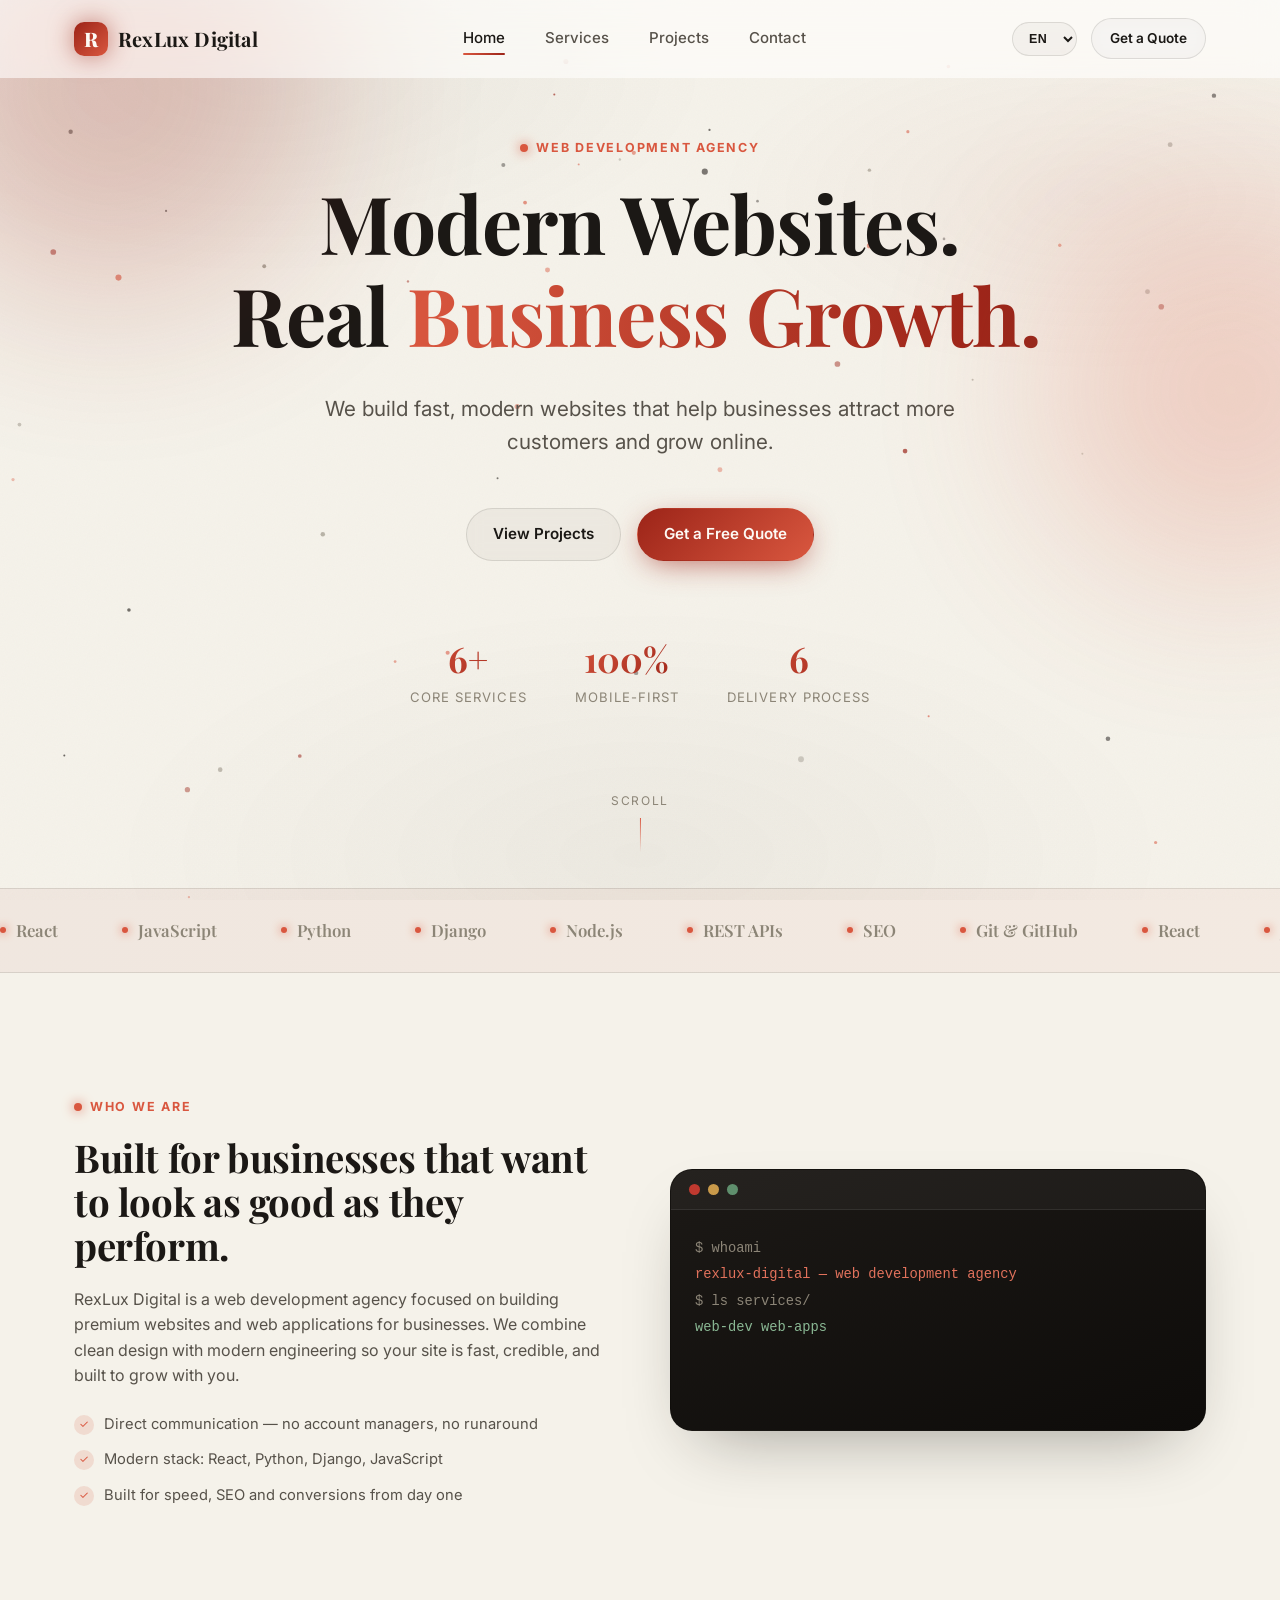
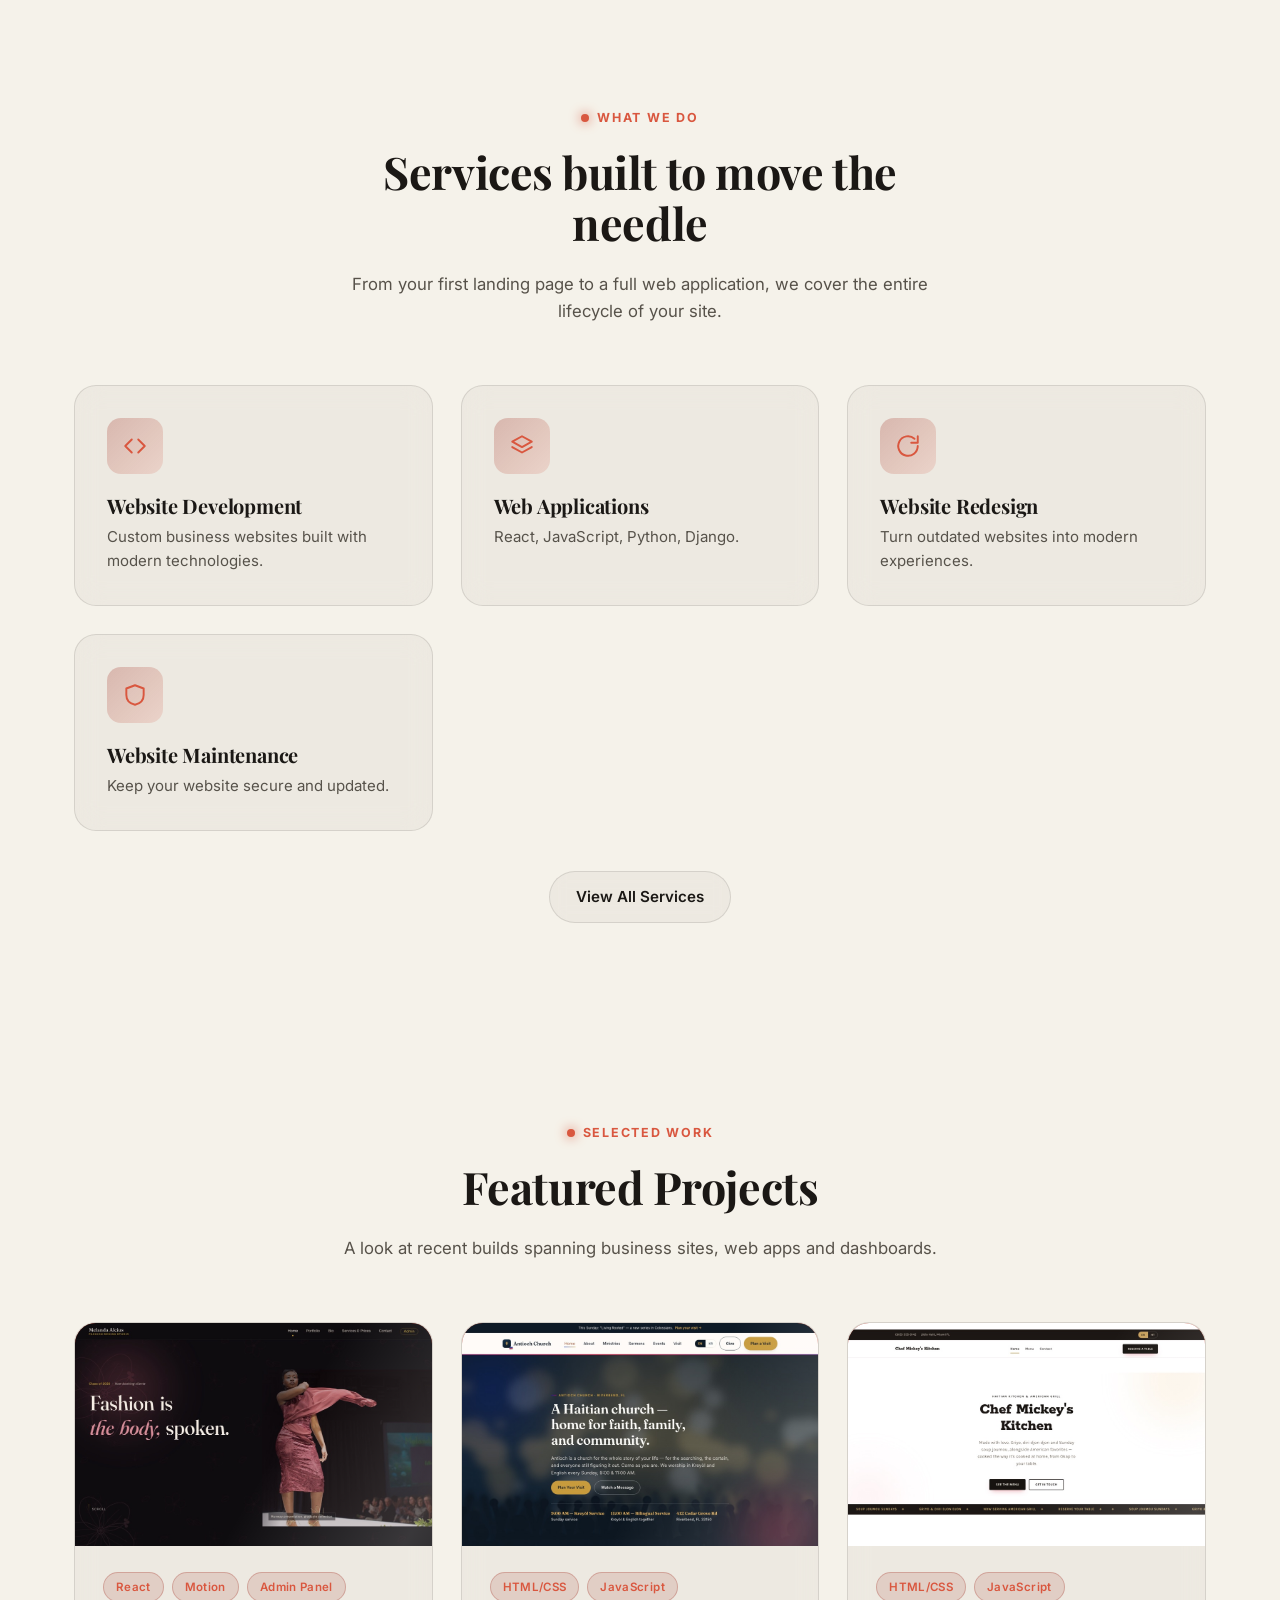
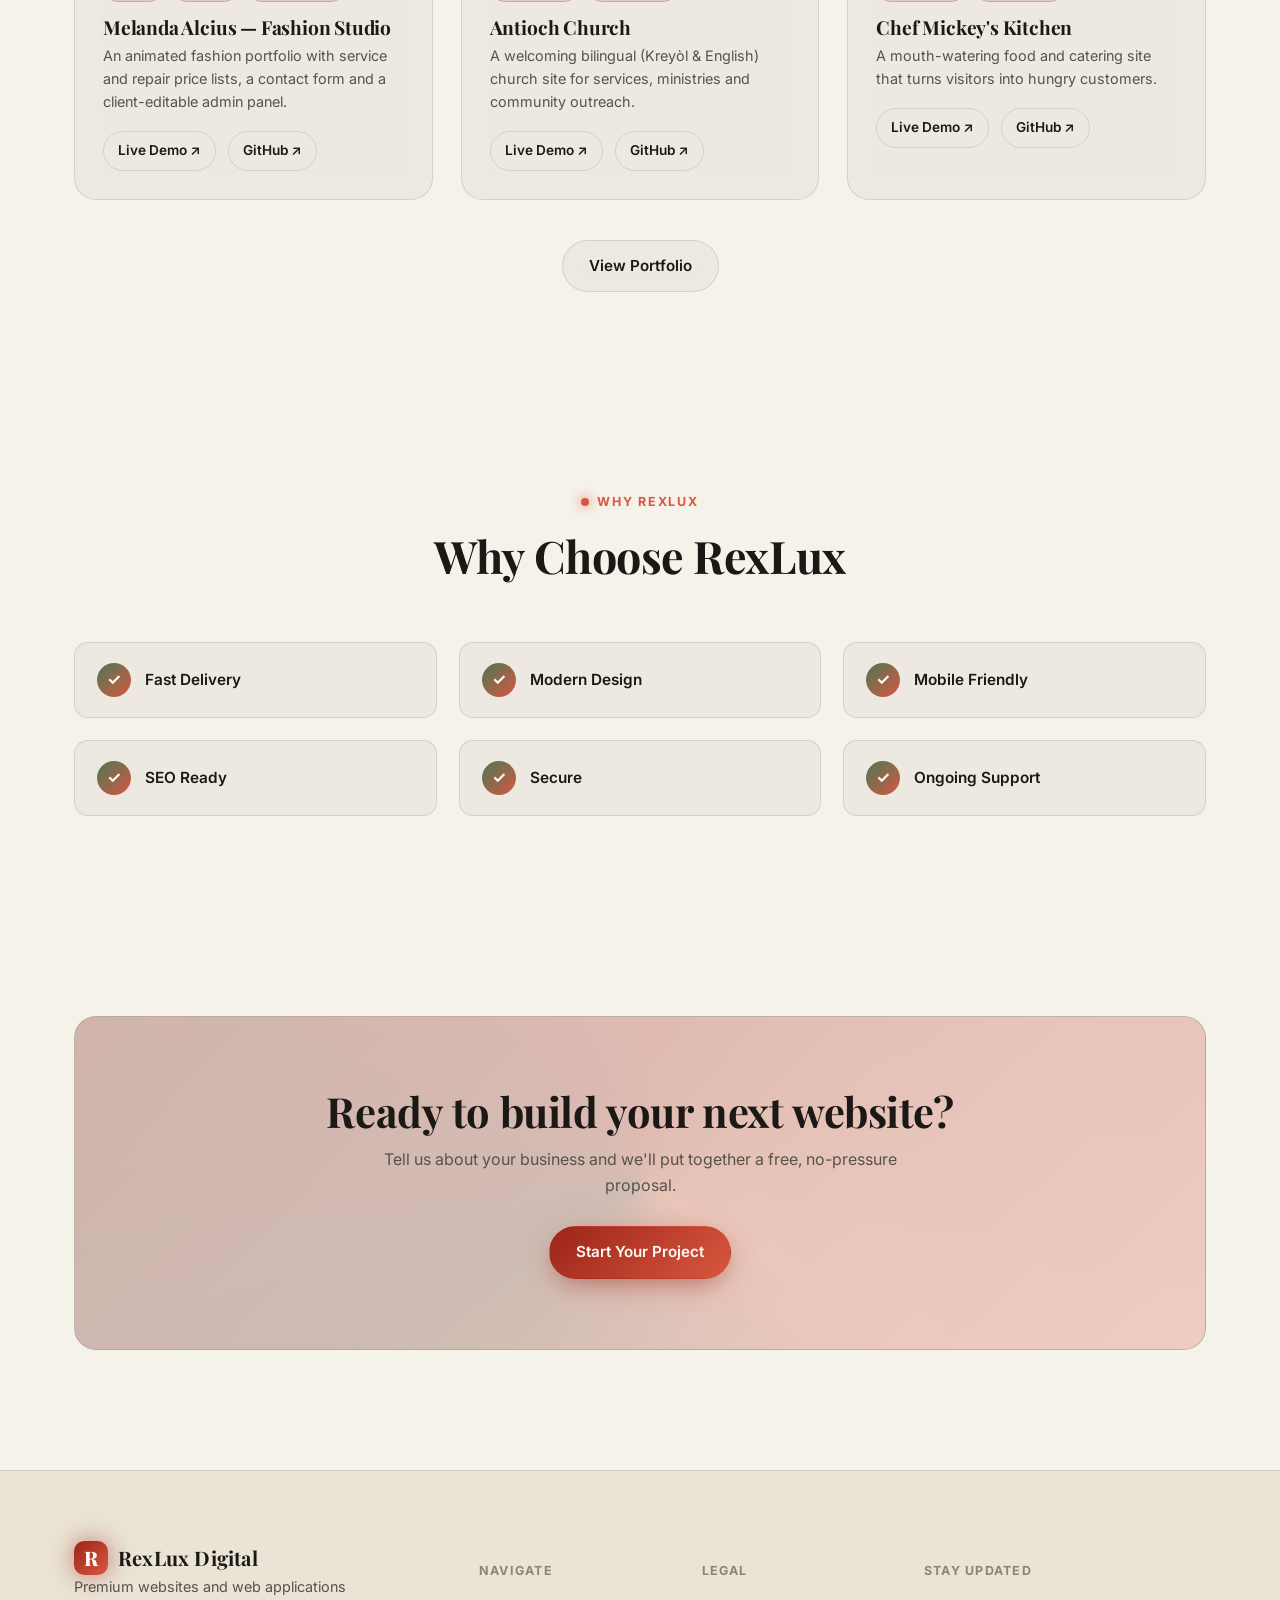
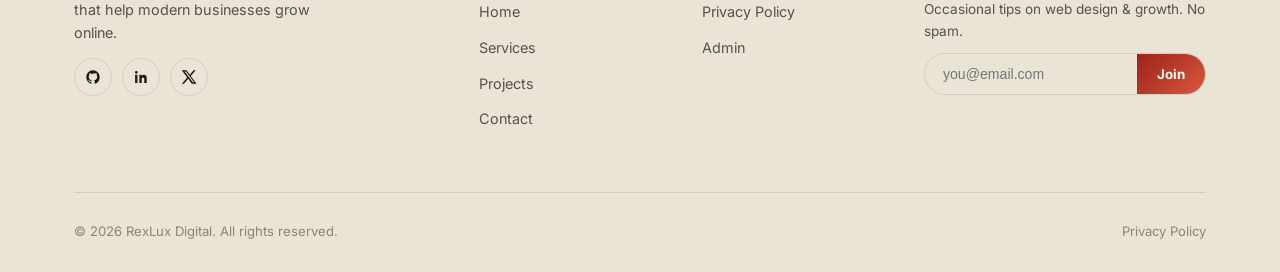
<file: index.html>
<!DOCTYPE html>
<html lang="en">
<head>
<meta charset="UTF-8">
<meta name="viewport" content="width=device-width, initial-scale=1.0">
<title>RexLux Digital — Modern Websites. Real Business Growth.</title>
<meta name="description" content="RexLux Digital builds fast, modern websites and web applications that help businesses attract more customers and grow online.">
<link rel="icon" href="data:image/svg+xml,<svg xmlns=%22http://www.w3.org/2000/svg%22 viewBox=%220 0 100 100%22><rect width=%22100%22 height=%22100%22 rx=%2224%22 fill=%22%237c5cff%22/><text x=%2250%25%22 y=%2262%25%22 font-size=%2258%22 fill=%22white%22 text-anchor=%22middle%22 font-family=%22sans-serif%22 font-weight=%22bold%22>R</text></svg>">
<link rel="preconnect" href="https://fonts.googleapis.com">
<link rel="preconnect" href="https://fonts.gstatic.com" crossorigin>
<link href="https://fonts.googleapis.com/css2?family=Inter:wght@400;500;600;700&family=Playfair+Display:wght@600;700;800&display=swap" rel="stylesheet">
<link rel="stylesheet" href="assets/css/style.css">
</head>
<body data-page="home">

<a href="#main" class="skip-link">Skip to content</a>
<canvas id="bg-canvas"></canvas>
<div class="grid-overlay"></div>
<div class="noise-overlay"></div>

<header class="navbar">
  <div class="nav-inner">
    <a href="index.html" class="logo"><span class="logo-mark">R</span>RexLux Digital</a>
    <nav class="nav-links" id="nav-links">
      <a href="index.html" data-page="home" data-i18n="nav.home">Home</a>
      <a href="services.html" data-page="services" data-i18n="nav.services">Services</a>
      <a href="projects.html" data-page="projects" data-i18n="nav.projects">Projects</a>
      <a href="contact.html" data-page="contact" data-i18n="nav.contact">Contact</a>
    </nav>
    <div class="nav-cta">
      <select id="lang-switcher" class="lang-switcher" aria-label="Language">
        <option value="en">EN</option>
        <option value="fr">FR</option>
        <option value="ht">HT</option>
        <option value="es">ES</option>
      </select>
      <a href="contact.html" class="btn btn-ghost btn-sm" data-i18n="nav.quote">Get a Quote</a>
      <button class="nav-toggle" id="nav-toggle" aria-label="Toggle menu"><span></span><span></span><span></span></button>
    </div>
  </div>
</header>

<main id="main">

  <!-- Hero -->
  <section class="hero">
    <div class="orb orb-1"></div>
    <div class="orb orb-2"></div>
    <div class="hero-inner">
      <div class="eyebrow text-center" style="justify-content:center;display:flex;" data-i18n="home.eyebrow">Web Development Agency</div>
      <h1><span data-i18n="home.title1">Modern Websites.</span><br><span data-i18n="home.title2">Real </span><span class="gradient-text" data-i18n-typed="home.typed" data-typed='["Business Growth.","More Customers.","Online Presence."]'></span><span class="typed-cursor"></span></h1>
      <p class="lede" data-i18n="home.lede">We build fast, modern websites that help businesses attract more customers and grow online.</p>
      <div class="hero-cta">
        <a href="projects.html" class="btn btn-ghost" data-i18n="home.cta1">View Projects</a>
        <a href="contact.html" class="btn btn-primary" data-i18n="home.cta2">Get a Free Quote</a>
      </div>
      <div class="hero-stats">
        <div class="hero-stat"><div class="num" data-count="6" data-suffix="+">0</div><div class="label" data-i18n="home.stat1">Core Services</div></div>
        <div class="hero-stat"><div class="num" data-count="100" data-suffix="%">0</div><div class="label" data-i18n="home.stat2">Mobile-First</div></div>
        <div class="hero-stat"><div class="num" data-count="6">0</div><div class="label" data-i18n="home.stat3">Delivery Process</div></div>
      </div>
    </div>
    <div class="scroll-cue"><span data-i18n="home.scroll">Scroll</span><span class="line"></span></div>
  </section>

  <!-- Tech marquee -->
  <div class="marquee">
    <div class="marquee-track">
      <div class="marquee-item"><span class="dot"></span>React</div>
      <div class="marquee-item"><span class="dot"></span>JavaScript</div>
      <div class="marquee-item"><span class="dot"></span>Python</div>
      <div class="marquee-item"><span class="dot"></span>Django</div>
      <div class="marquee-item"><span class="dot"></span>Node.js</div>
      <div class="marquee-item"><span class="dot"></span>REST APIs</div>
      <div class="marquee-item"><span class="dot"></span>SEO</div>
      <div class="marquee-item"><span class="dot"></span>Git &amp; GitHub</div>
      <div class="marquee-item"><span class="dot"></span>React</div>
      <div class="marquee-item"><span class="dot"></span>JavaScript</div>
      <div class="marquee-item"><span class="dot"></span>Python</div>
      <div class="marquee-item"><span class="dot"></span>Django</div>
      <div class="marquee-item"><span class="dot"></span>Node.js</div>
      <div class="marquee-item"><span class="dot"></span>REST APIs</div>
      <div class="marquee-item"><span class="dot"></span>SEO</div>
      <div class="marquee-item"><span class="dot"></span>Git &amp; GitHub</div>
    </div>
  </div>

  <!-- Who We Are -->
  <section>
    <div class="container about-grid">
      <div class="about-copy" data-reveal="left">
        <div class="eyebrow" data-i18n="home.about.eyebrow">Who We Are</div>
        <h2 data-i18n="home.about.title">Built for businesses that want to look as good as they perform.</h2>
        <p data-i18n="home.about.body">RexLux Digital is a web development agency focused on building premium websites and web applications for businesses. We combine clean design with modern engineering so your site is fast, credible, and built to grow with you.</p>
        <ul class="about-checks">
          <li><span class="dot2">✓</span> <span data-i18n="home.about.check1">Direct communication — no account managers, no runaround</span></li>
          <li><span class="dot2">✓</span> <span data-i18n="home.about.check2">Modern stack: React, Python, Django, JavaScript</span></li>
          <li><span class="dot2">✓</span> <span data-i18n="home.about.check3">Built for speed, SEO and conversions from day one</span></li>
        </ul>
      </div>
      <div data-reveal="right">
        <div class="terminal">
          <div class="terminal-bar"><span></span><span></span><span></span></div>
          <div class="terminal-body" id="terminal-body"></div>
        </div>
      </div>
    </div>
  </section>

  <!-- Services Preview -->
  <section class="section-tight">
    <div class="container">
      <div class="section-head" data-reveal>
        <div class="eyebrow" style="justify-content:center;display:flex;" data-i18n="home.servicesSection.eyebrow">What We Do</div>
        <h2 data-i18n="home.servicesSection.title">Services built to move the needle</h2>
        <p data-i18n="home.servicesSection.subtitle">From your first landing page to a full web application, we cover the entire lifecycle of your site.</p>
      </div>
      <div class="grid-3 stagger" id="home-services-grid"></div>
      <div class="text-center mt-40" data-reveal>
        <a href="services.html" class="btn btn-ghost" data-i18n="home.servicesSection.viewAll">View All Services</a>
      </div>
    </div>
  </section>

  <!-- Featured Projects -->
  <section>
    <div class="container">
      <div class="section-head" data-reveal>
        <div class="eyebrow" style="justify-content:center;display:flex;" data-i18n="home.projectsSection.eyebrow">Selected Work</div>
        <h2 data-i18n="home.projectsSection.title">Featured Projects</h2>
        <p data-i18n="home.projectsSection.subtitle">A look at recent builds spanning business sites, web apps and dashboards.</p>
      </div>
      <div class="project-grid-wrap stagger" id="featured-projects-grid"></div>
      <div class="text-center mt-40" data-reveal>
        <a href="projects.html" class="btn btn-ghost" data-i18n="home.projectsSection.viewAll">View Portfolio</a>
      </div>
    </div>
  </section>

  <!-- Why Choose Us -->
  <section class="section-tight">
    <div class="container">
      <div class="section-head" data-reveal>
        <div class="eyebrow" style="justify-content:center;display:flex;" data-i18n="home.why.eyebrow">Why RexLux</div>
        <h2 data-i18n="home.why.title">Why Choose RexLux</h2>
      </div>
      <div class="feature-grid stagger">
        <div class="feature" data-reveal><span class="check">✓</span><span class="label" data-i18n="home.why.fast">Fast Delivery</span></div>
        <div class="feature" data-reveal><span class="check">✓</span><span class="label" data-i18n="home.why.modern">Modern Design</span></div>
        <div class="feature" data-reveal><span class="check">✓</span><span class="label" data-i18n="home.why.mobile">Mobile Friendly</span></div>
        <div class="feature" data-reveal><span class="check">✓</span><span class="label" data-i18n="home.why.seo">SEO Ready</span></div>
        <div class="feature" data-reveal><span class="check">✓</span><span class="label" data-i18n="home.why.secure">Secure</span></div>
        <div class="feature" data-reveal><span class="check">✓</span><span class="label" data-i18n="home.why.support">Ongoing Support</span></div>
      </div>
    </div>
  </section>

  <!-- CTA -->
  <section>
    <div class="container">
      <div class="cta-band" data-reveal="scale">
        <h2 data-i18n="home.cta.title">Ready to build your next website?</h2>
        <p data-i18n="home.cta.body">Tell us about your business and we'll put together a free, no-pressure proposal.</p>
        <a href="contact.html" class="btn btn-primary" data-i18n="home.cta.button">Start Your Project</a>
      </div>
    </div>
  </section>

</main>

<footer>
  <div class="container">
    <div class="footer-grid">
      <div class="footer-brand">
        <a href="index.html" class="logo"><span class="logo-mark">R</span>RexLux Digital</a>
        <p data-i18n="footer.tagline">Premium websites and web applications that help modern businesses grow online.</p>
        <div class="social-row">
          <a href="#" aria-label="GitHub"><svg width="16" height="16" viewBox="0 0 24 24" fill="currentColor"><path d="M12 2C6.48 2 2 6.58 2 12.25c0 4.53 2.87 8.37 6.84 9.73.5.1.68-.22.68-.49 0-.24-.01-.87-.01-1.71-2.78.62-3.37-1.36-3.37-1.36-.45-1.18-1.11-1.49-1.11-1.49-.91-.64.07-.63.07-.63 1 .07 1.53 1.06 1.53 1.06.89 1.56 2.34 1.11 2.91.85.09-.66.35-1.11.63-1.37-2.22-.26-4.56-1.14-4.56-5.07 0-1.12.39-2.03 1.03-2.75-.1-.26-.45-1.31.1-2.73 0 0 .84-.28 2.75 1.05A9.24 9.24 0 0 1 12 6.84c.85 0 1.71.12 2.51.35 1.91-1.33 2.75-1.05 2.75-1.05.55 1.42.2 2.47.1 2.73.64.72 1.03 1.63 1.03 2.75 0 3.94-2.34 4.81-4.57 5.06.36.32.68.95.68 1.92 0 1.39-.01 2.51-.01 2.85 0 .27.18.6.69.49A10.25 10.25 0 0 0 22 12.25C22 6.58 17.52 2 12 2Z"/></svg></a>
          <a href="#" aria-label="LinkedIn"><svg width="16" height="16" viewBox="0 0 24 24" fill="currentColor"><path d="M6.94 5a2 2 0 1 1-4 0 2 2 0 0 1 4 0ZM3.2 8.75h3.5V21H3.2V8.75Zm6.36 0h3.36v1.68h.05c.47-.88 1.62-1.8 3.33-1.8 3.56 0 4.22 2.34 4.22 5.39V21H16.9v-5.4c0-1.28-.02-2.94-1.79-2.94-1.8 0-2.07 1.4-2.07 2.85V21H9.56V8.75Z"/></svg></a>
          <a href="#" aria-label="X / Twitter"><svg width="16" height="16" viewBox="0 0 24 24" fill="currentColor"><path d="M18.9 2H22l-7.5 8.57L23.3 22h-7.02l-5.5-7.19L4.4 22H1.3l8.03-9.17L1 2h7.2l4.97 6.6L18.9 2Zm-1.23 18h1.95L7.42 3.9H5.33L17.67 20Z"/></svg></a>
        </div>
      </div>
      <div class="footer-col">
        <h5 data-i18n="footer.navigate">Navigate</h5>
        <ul>
          <li><a href="index.html" data-i18n="nav.home">Home</a></li>
          <li><a href="services.html" data-i18n="nav.services">Services</a></li>
          <li><a href="projects.html" data-i18n="nav.projects">Projects</a></li>
          <li><a href="contact.html" data-i18n="nav.contact">Contact</a></li>
        </ul>
      </div>
      <div class="footer-col">
        <h5 data-i18n="footer.legal">Legal</h5>
        <ul>
          <li><a href="privacy.html" data-i18n="footer.privacy">Privacy Policy</a></li>
          <li><a href="admin/login.html" data-i18n="footer.admin">Admin</a></li>
        </ul>
      </div>
      <div class="footer-col">
        <h5 data-i18n="footer.updates">Stay Updated</h5>
        <p style="font-size:.85rem;color:var(--text-dim);margin-bottom:10px;" data-i18n="footer.newsletterText">Occasional tips on web design &amp; growth. No spam.</p>
        <form class="newsletter">
          <input type="email" placeholder="you@email.com" required>
          <button type="submit" data-i18n="footer.newsletterButton">Join</button>
        </form>
      </div>
    </div>
    <div class="footer-bottom">
      <span>&copy; <span data-year></span> RexLux Digital. <span data-i18n="footer.rights">All rights reserved.</span></span>
      <a href="privacy.html" data-i18n="footer.privacy">Privacy Policy</a>
    </div>
  </div>
</footer>

<script src="assets/js/particles.js"></script>
<script src="assets/js/data.js"></script>
<script src="assets/js/i18n.js"></script>
<script src="assets/js/render.js"></script>
<script src="assets/js/main.js"></script>
<script>
  rxRenderServices('#home-services-grid', { limit: 4 });
  rxRenderProjects('#featured-projects-grid', { limit: 3 });
</script>
</body>
</html>
</file>
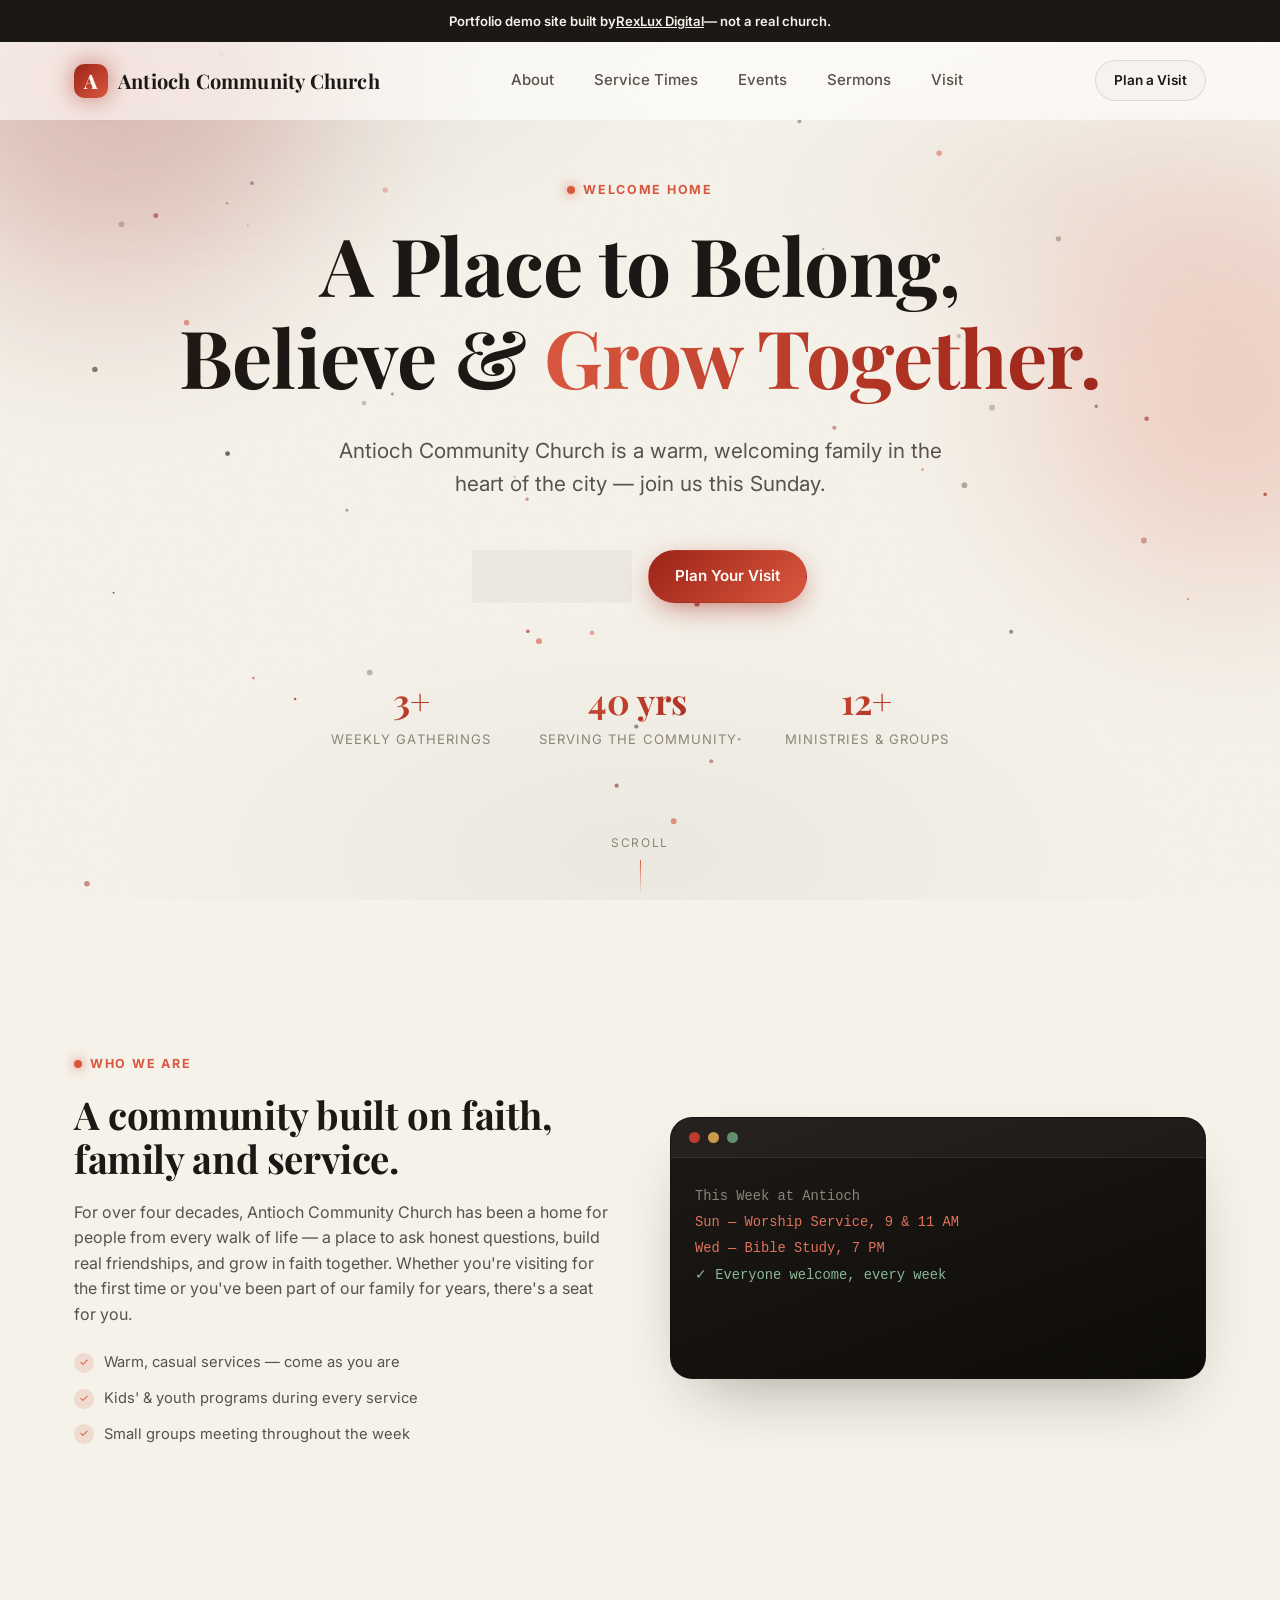
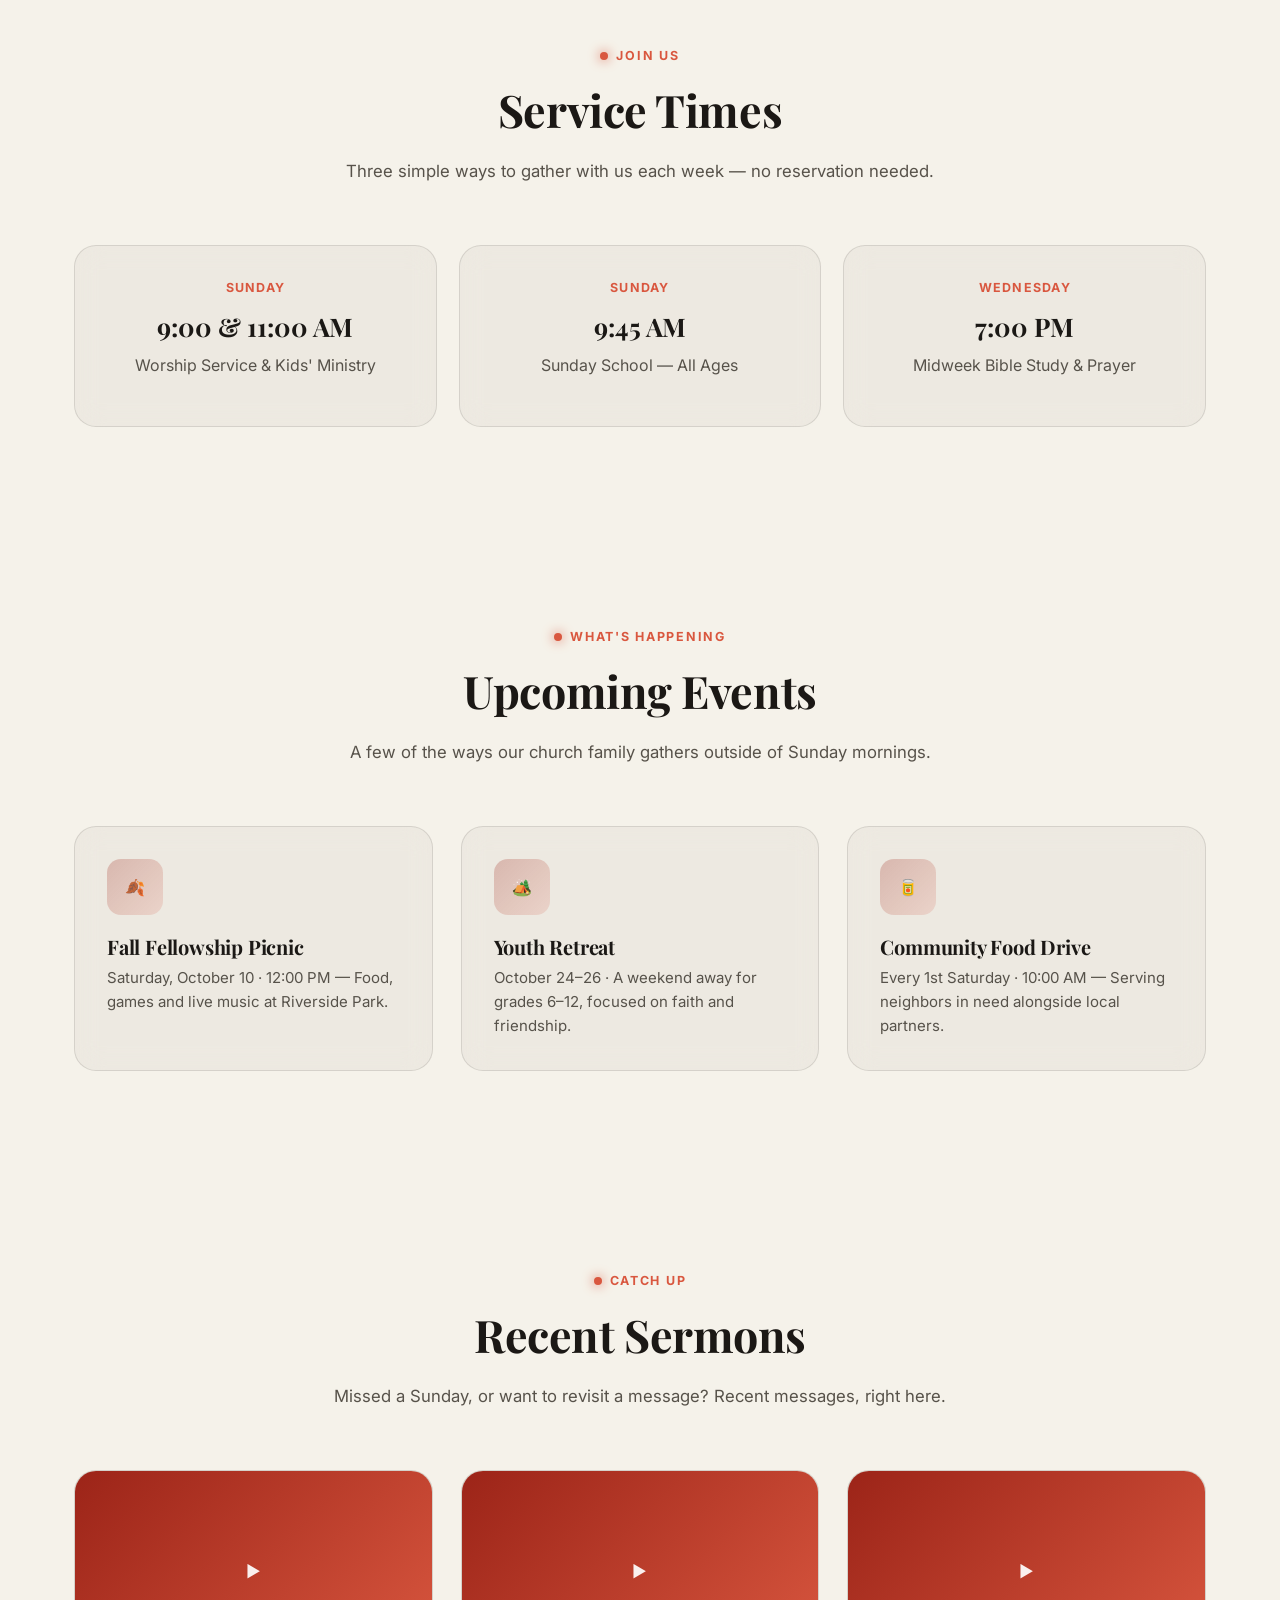
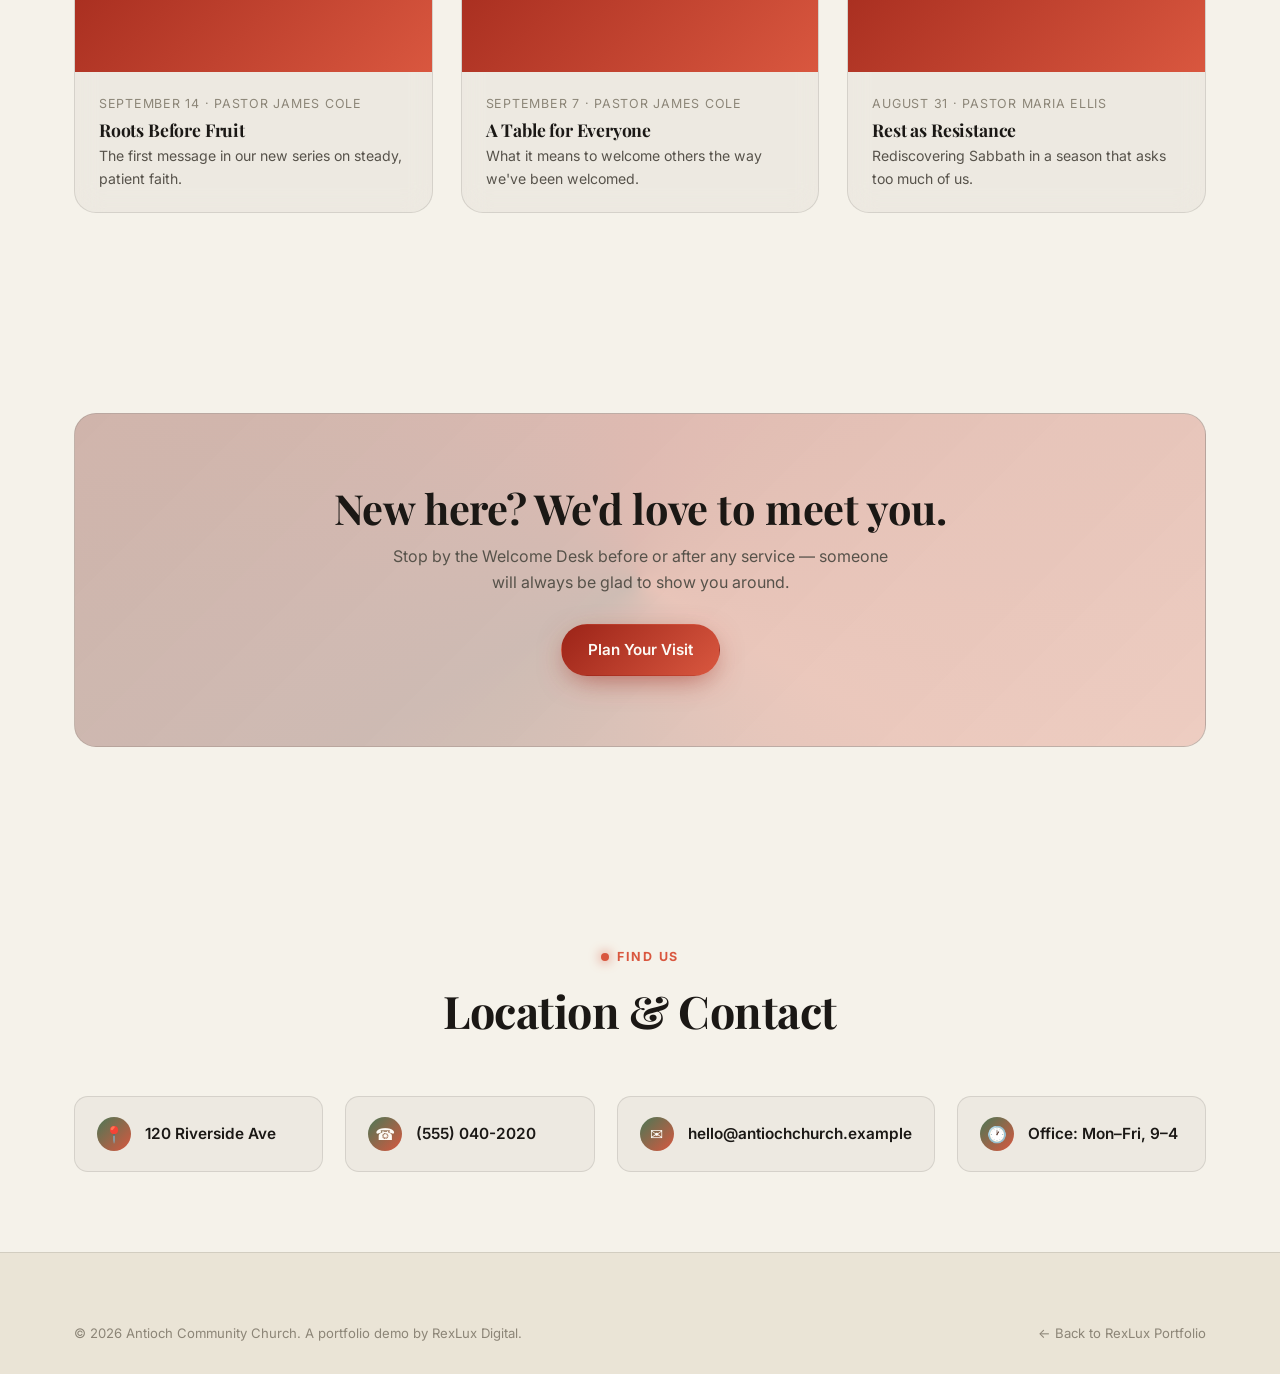
<file: antioch-church/index.html>
<!DOCTYPE html>
<html lang="en">
<head>
<meta charset="UTF-8">
<meta name="viewport" content="width=device-width, initial-scale=1.0">
<title>Antioch Community Church — A Place to Belong</title>
<meta name="description" content="Antioch Community Church — Sunday worship, community events and sermons. A demo project built by RexLux Digital.">
<link rel="icon" href="data:image/svg+xml,<svg xmlns=%22http://www.w3.org/2000/svg%22 viewBox=%220 0 100 100%22><rect width=%22100%22 height=%22100%22 rx=%2224%22 fill=%22%239c2418%22/><text x=%2250%25%22 y=%2262%25%22 font-size=%2258%22 fill=%22white%22 text-anchor=%22middle%22 font-family=%22serif%22 font-weight=%22bold%22>A</text></svg>">
<link rel="preconnect" href="https://fonts.googleapis.com">
<link rel="preconnect" href="https://fonts.gstatic.com" crossorigin>
<link href="https://fonts.googleapis.com/css2?family=Inter:wght@400;500;600;700&family=Playfair+Display:wght@600;700;800&display=swap" rel="stylesheet">
<link rel="stylesheet" href="../assets/css/style.css">
<style>
  /* Small additions specific to this demo site — everything else reuses
     the shared RexLux design system in ../assets/css/style.css */
  :root{--banner-h:42px;}
  .demo-banner{
    position:fixed;top:0;left:0;right:0;z-index:101;
    background:var(--text);color:var(--bg);
    text-align:center;font-size:.82rem;font-weight:600;
    padding:10px 16px;
    min-height:var(--banner-h);
    display:flex;align-items:center;justify-content:center;
  }
  .demo-banner a{color:inherit;text-decoration:underline;}
  .navbar{top:var(--banner-h);}
  .hero{padding-top:calc(var(--nav-h) + var(--banner-h));}
  @media(max-width:900px){.nav-links{top:calc(var(--nav-h) + var(--banner-h));}}
  .schedule-grid{display:grid;grid-template-columns:repeat(3,1fr);gap:22px;}
  @media(max-width:760px){.schedule-grid{grid-template-columns:1fr;}}
  .schedule-card{text-align:center;}
  .schedule-card .day{font-size:.78rem;font-weight:700;letter-spacing:.1em;text-transform:uppercase;color:var(--primary-2);margin-bottom:8px;}
  .schedule-card .time{font-family:'Playfair Display',serif;font-size:1.6rem;font-weight:700;margin-bottom:6px;}
  .sermon-card{padding:0;overflow:hidden;}
  .sermon-media{
    aspect-ratio:16/9;
    background:linear-gradient(135deg,var(--primary),var(--primary-2));
    display:flex;align-items:center;justify-content:center;
    color:rgba(255,255,255,.92);
  }
  .sermon-body{padding:22px 24px;}
  .sermon-body .date{font-size:.78rem;color:var(--text-dimmer);text-transform:uppercase;letter-spacing:.06em;margin-bottom:6px;}
  .sermon-body h3{font-size:1.1rem;margin-bottom:.3em;}
  .sermon-body p{font-size:.88rem;margin-bottom:0;}
  .contact-grid{display:grid;grid-template-columns:repeat(4,1fr);gap:22px;}
  @media(max-width:760px){.contact-grid{grid-template-columns:repeat(2,1fr);}}
  @media(max-width:480px){.contact-grid{grid-template-columns:1fr;}}
</style>
</head>
<body data-page="antioch">

<div class="demo-banner">
  Portfolio demo site built by <a href="../index.html">RexLux Digital</a> — not a real church.
</div>

<a href="#main" class="skip-link">Skip to content</a>
<canvas id="bg-canvas"></canvas>
<div class="grid-overlay"></div>
<div class="noise-overlay"></div>

<header class="navbar">
  <div class="nav-inner">
    <a href="#main" class="logo"><span class="logo-mark">A</span>Antioch Community Church</a>
    <nav class="nav-links" id="nav-links">
      <a href="#about">About</a>
      <a href="#schedule">Service Times</a>
      <a href="#events">Events</a>
      <a href="#sermons">Sermons</a>
      <a href="#visit">Visit</a>
    </nav>
    <div class="nav-cta">
      <a href="#visit" class="btn btn-ghost btn-sm">Plan a Visit</a>
      <button class="nav-toggle" id="nav-toggle" aria-label="Toggle menu"><span></span><span></span><span></span></button>
    </div>
  </div>
</header>

<main id="main">

  <!-- Hero -->
  <section class="hero">
    <div class="orb orb-1"></div>
    <div class="orb orb-2"></div>
    <div class="hero-inner">
      <div class="eyebrow text-center" style="justify-content:center;display:flex;">Welcome Home</div>
      <h1>A Place to Belong,<br>Believe &amp; <span class="gradient-text">Grow Together.</span></h1>
      <p class="lede">Antioch Community Church is a warm, welcoming family in the heart of the city — join us this Sunday.</p>
      <div class="hero-cta">
        <a href="#schedule" class="btn btn-ghost">Service Times</a>
        <a href="#visit" class="btn btn-primary">Plan Your Visit</a>
      </div>
      <div class="hero-stats">
        <div class="hero-stat"><div class="num" data-count="3" data-suffix="+">0</div><div class="label">Weekly Gatherings</div></div>
        <div class="hero-stat"><div class="num" data-count="40" data-suffix=" yrs">0</div><div class="label">Serving the Community</div></div>
        <div class="hero-stat"><div class="num" data-count="12" data-suffix="+">0</div><div class="label">Ministries &amp; Groups</div></div>
      </div>
    </div>
    <div class="scroll-cue"><span>Scroll</span><span class="line"></span></div>
  </section>

  <!-- About -->
  <section id="about">
    <div class="container about-grid">
      <div class="about-copy" data-reveal="left">
        <div class="eyebrow">Who We Are</div>
        <h2>A community built on faith, family and service.</h2>
        <p>For over four decades, Antioch Community Church has been a home for people from every walk of life — a place to ask honest questions, build real friendships, and grow in faith together. Whether you're visiting for the first time or you've been part of our family for years, there's a seat for you.</p>
        <ul class="about-checks">
          <li><span class="dot2">✓</span> Warm, casual services — come as you are</li>
          <li><span class="dot2">✓</span> Kids' & youth programs during every service</li>
          <li><span class="dot2">✓</span> Small groups meeting throughout the week</li>
        </ul>
      </div>
      <div data-reveal="right">
        <div class="terminal">
          <div class="terminal-bar"><span></span><span></span><span></span></div>
          <div class="terminal-body" style="padding:26px 24px;">
            <div class="c3">This Week at Antioch</div>
            <div class="c1">Sun — Worship Service, 9 &amp; 11 AM</div>
            <div class="c1">Wed — Bible Study, 7 PM</div>
            <div class="c2">✓ Everyone welcome, every week</div>
          </div>
        </div>
      </div>
    </div>
  </section>

  <!-- Service Times -->
  <section class="section-tight" id="schedule">
    <div class="container">
      <div class="section-head" data-reveal>
        <div class="eyebrow" style="justify-content:center;display:flex;">Join Us</div>
        <h2>Service Times</h2>
        <p>Three simple ways to gather with us each week — no reservation needed.</p>
      </div>
      <div class="schedule-grid stagger">
        <div class="card schedule-card" data-reveal>
          <div class="day">Sunday</div>
          <div class="time">9:00 & 11:00 AM</div>
          <p>Worship Service &amp; Kids' Ministry</p>
        </div>
        <div class="card schedule-card" data-reveal>
          <div class="day">Sunday</div>
          <div class="time">9:45 AM</div>
          <p>Sunday School — All Ages</p>
        </div>
        <div class="card schedule-card" data-reveal>
          <div class="day">Wednesday</div>
          <div class="time">7:00 PM</div>
          <p>Midweek Bible Study &amp; Prayer</p>
        </div>
      </div>
    </div>
  </section>

  <!-- Events -->
  <section id="events">
    <div class="container">
      <div class="section-head" data-reveal>
        <div class="eyebrow" style="justify-content:center;display:flex;">What's Happening</div>
        <h2>Upcoming Events</h2>
        <p>A few of the ways our church family gathers outside of Sunday mornings.</p>
      </div>
      <div class="grid-3 stagger">
        <div class="card service-card" data-reveal>
          <div class="icon">🍂</div>
          <h3>Fall Fellowship Picnic</h3>
          <p>Saturday, October 10 · 12:00 PM — Food, games and live music at Riverside Park.</p>
        </div>
        <div class="card service-card" data-reveal>
          <div class="icon">🏕️</div>
          <h3>Youth Retreat</h3>
          <p>October 24–26 · A weekend away for grades 6–12, focused on faith and friendship.</p>
        </div>
        <div class="card service-card" data-reveal>
          <div class="icon">🥫</div>
          <h3>Community Food Drive</h3>
          <p>Every 1st Saturday · 10:00 AM — Serving neighbors in need alongside local partners.</p>
        </div>
      </div>
    </div>
  </section>

  <!-- Sermons -->
  <section class="section-tight" id="sermons">
    <div class="container">
      <div class="section-head" data-reveal>
        <div class="eyebrow" style="justify-content:center;display:flex;">Catch Up</div>
        <h2>Recent Sermons</h2>
        <p>Missed a Sunday, or want to revisit a message? Recent messages, right here.</p>
      </div>
      <div class="grid-3 stagger">
        <div class="card sermon-card" data-reveal>
          <div class="sermon-media">▶</div>
          <div class="sermon-body">
            <div class="date">September 14 · Pastor James Cole</div>
            <h3>Roots Before Fruit</h3>
            <p>The first message in our new series on steady, patient faith.</p>
          </div>
        </div>
        <div class="card sermon-card" data-reveal>
          <div class="sermon-media">▶</div>
          <div class="sermon-body">
            <div class="date">September 7 · Pastor James Cole</div>
            <h3>A Table for Everyone</h3>
            <p>What it means to welcome others the way we've been welcomed.</p>
          </div>
        </div>
        <div class="card sermon-card" data-reveal>
          <div class="sermon-media">▶</div>
          <div class="sermon-body">
            <div class="date">August 31 · Pastor Maria Ellis</div>
            <h3>Rest as Resistance</h3>
            <p>Rediscovering Sabbath in a season that asks too much of us.</p>
          </div>
        </div>
      </div>
    </div>
  </section>

  <!-- Visit / CTA -->
  <section id="visit">
    <div class="container">
      <div class="cta-band" data-reveal="scale">
        <h2>New here? We'd love to meet you.</h2>
        <p>Stop by the Welcome Desk before or after any service — someone will always be glad to show you around.</p>
        <a href="mailto:hello@antiochchurch.example" class="btn btn-primary">Plan Your Visit</a>
      </div>
    </div>
  </section>

  <!-- Location / Contact -->
  <section class="section-tight">
    <div class="container">
      <div class="section-head" data-reveal>
        <div class="eyebrow" style="justify-content:center;display:flex;">Find Us</div>
        <h2>Location &amp; Contact</h2>
      </div>
      <div class="contact-grid stagger">
        <div class="feature" data-reveal><span class="check">📍</span><span class="label">120 Riverside Ave</span></div>
        <div class="feature" data-reveal><span class="check">☎</span><span class="label">(555) 040-2020</span></div>
        <div class="feature" data-reveal><span class="check">✉</span><span class="label">hello@antiochchurch.example</span></div>
        <div class="feature" data-reveal><span class="check">🕐</span><span class="label">Office: Mon–Fri, 9–4</span></div>
      </div>
    </div>
  </section>

</main>

<footer>
  <div class="container">
    <div class="footer-bottom" style="border-top:none;padding-top:0;">
      <span>&copy; <span data-year></span> Antioch Community Church. A portfolio demo by RexLux Digital.</span>
      <a href="../projects.html">← Back to RexLux Portfolio</a>
    </div>
  </div>
</footer>

<script src="../assets/js/particles.js"></script>
<script src="../assets/js/main.js"></script>
</body>
</html>
</file>
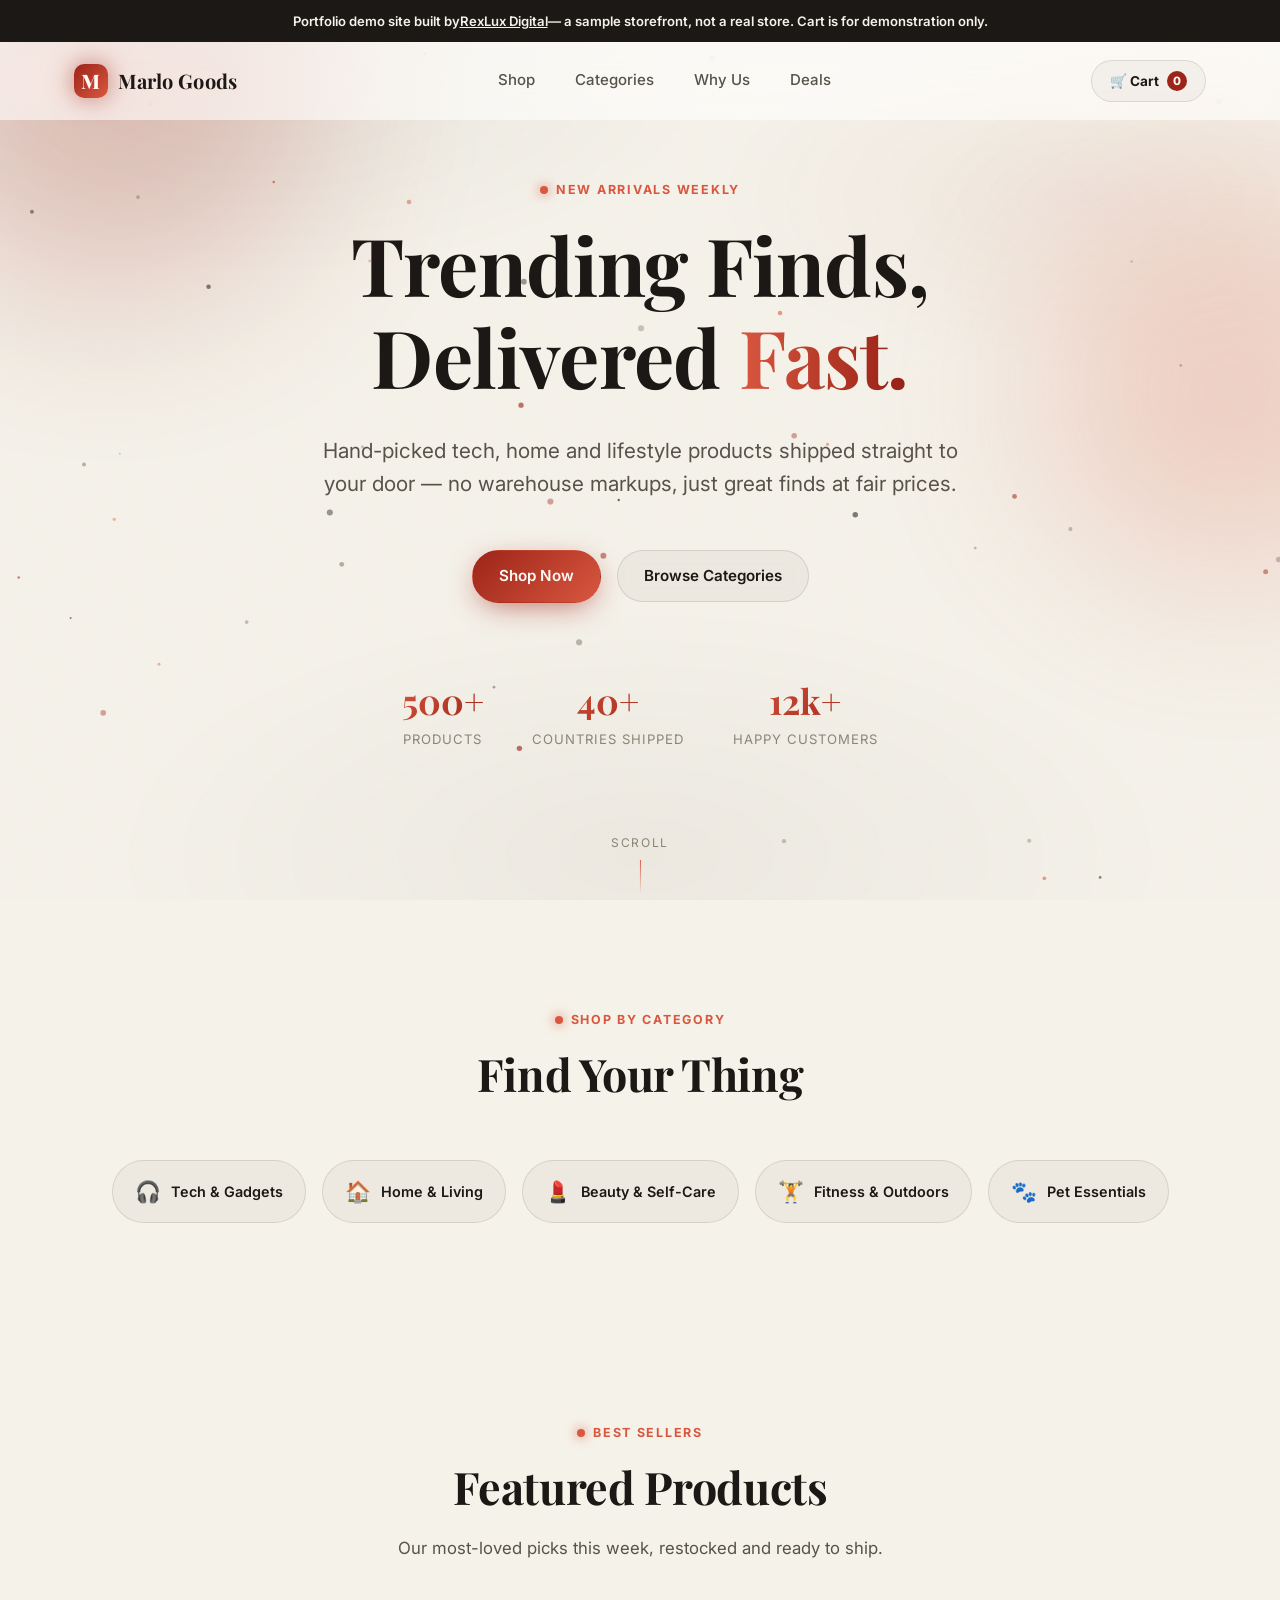
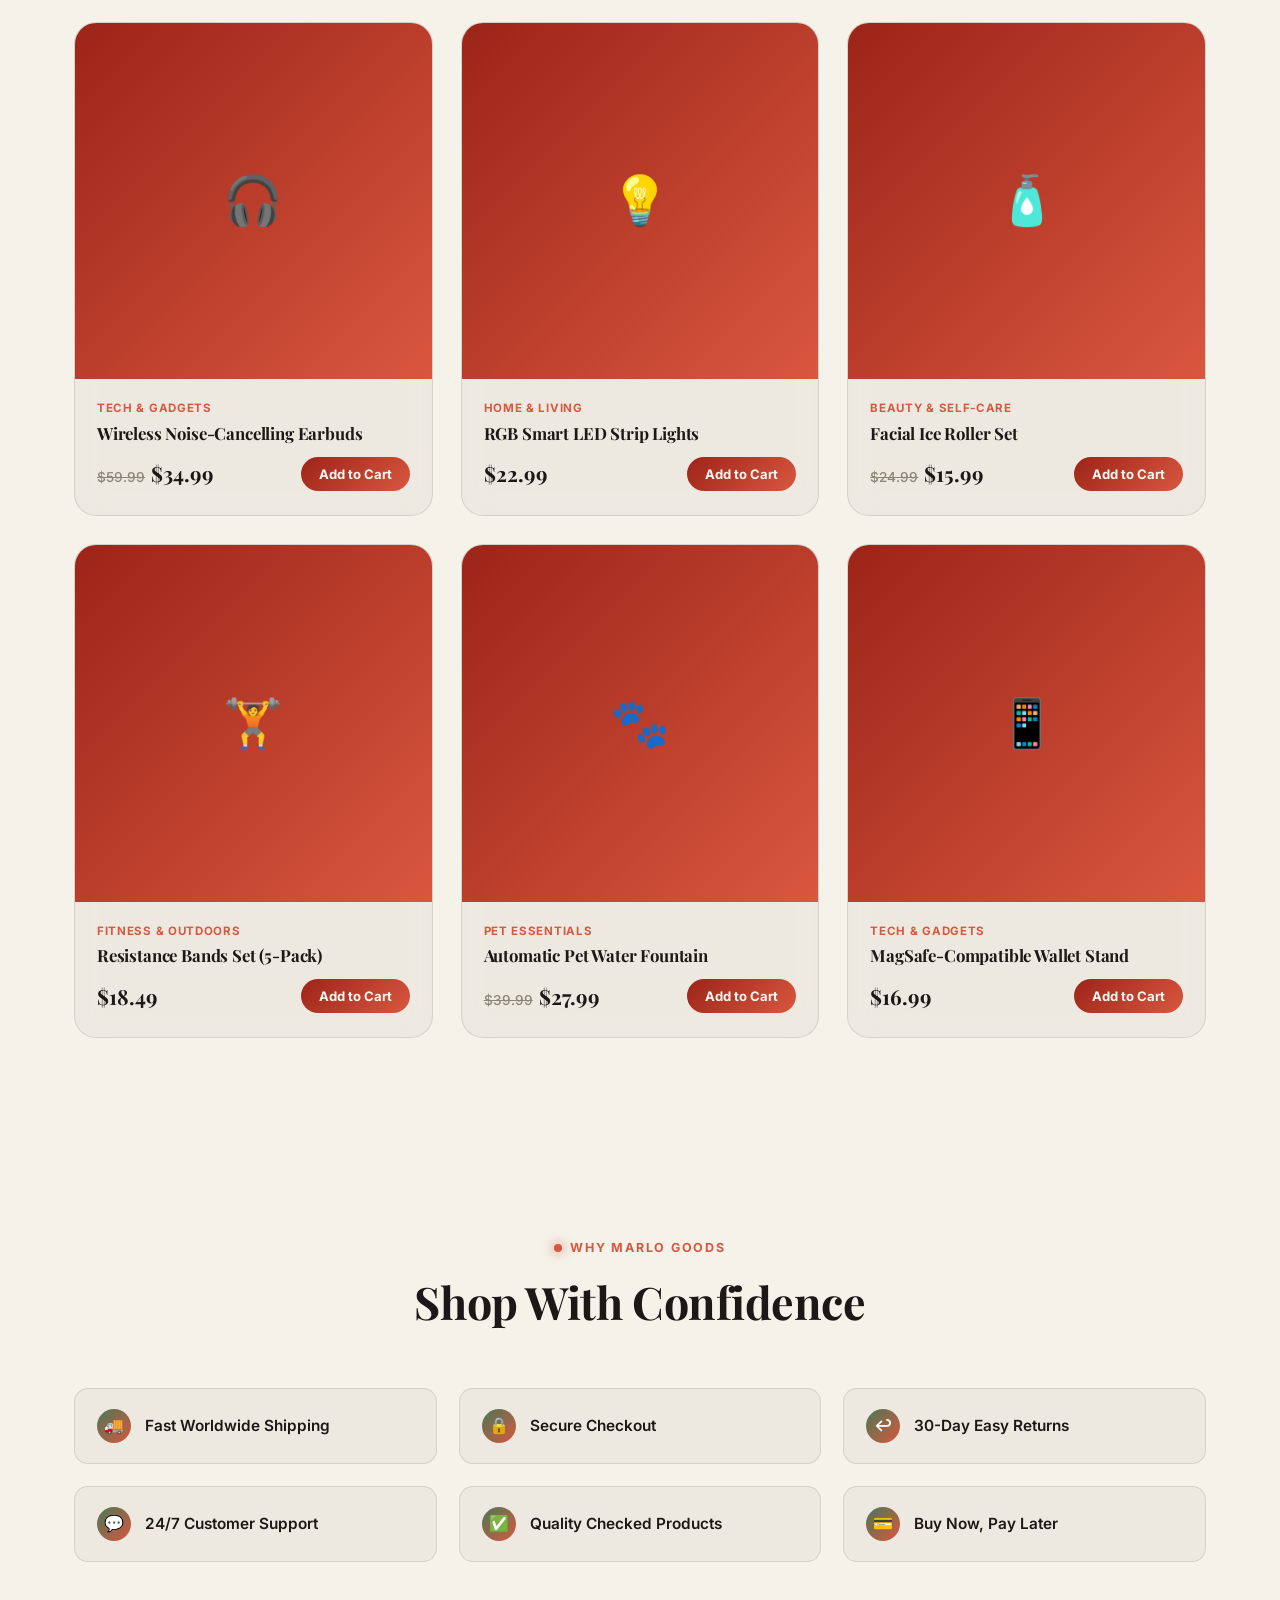
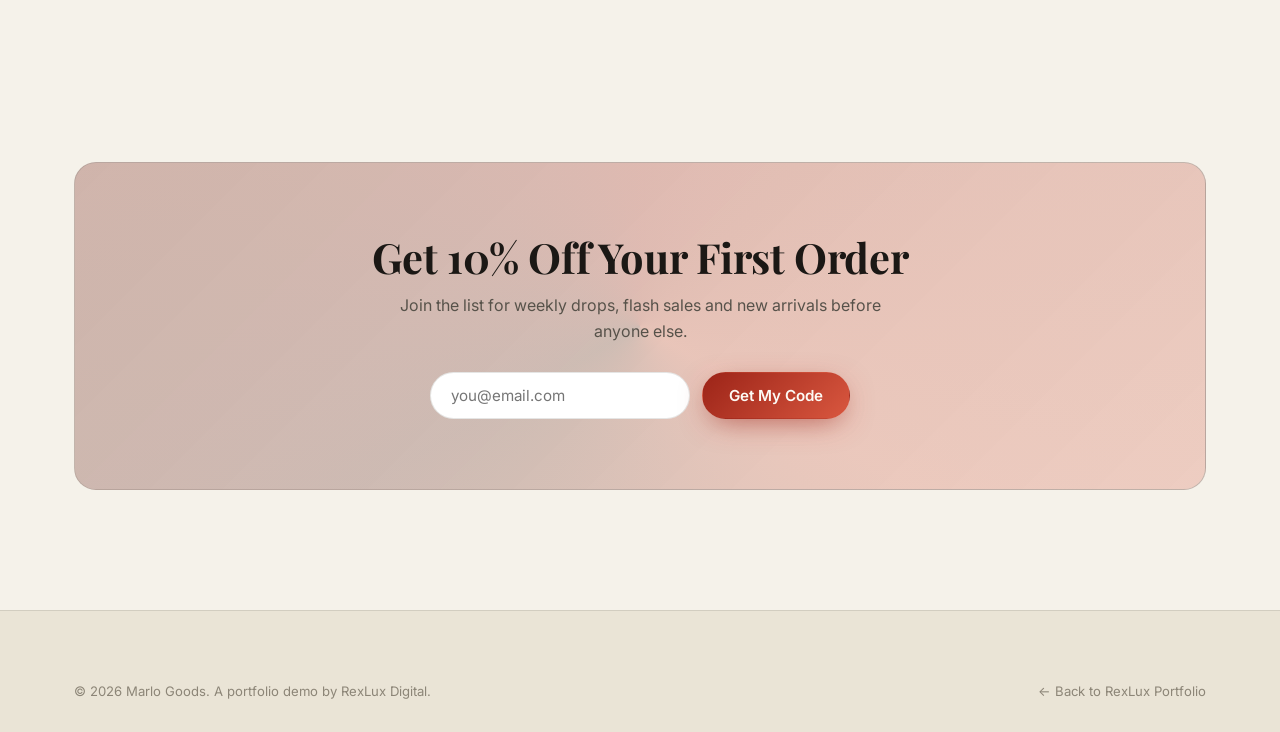
<file: dropship-store/index.html>
<!DOCTYPE html>
<html lang="en">
<head>
<meta charset="UTF-8">
<meta name="viewport" content="width=device-width, initial-scale=1.0">
<title>Marlo Goods — Trending Finds, Delivered Fast</title>
<meta name="description" content="Marlo Goods — a dropshipping storefront for trending tech, home and lifestyle products. A demo project built by RexLux Digital.">
<link rel="icon" href="data:image/svg+xml,<svg xmlns=%22http://www.w3.org/2000/svg%22 viewBox=%220 0 100 100%22><rect width=%22100%22 height=%22100%22 rx=%2224%22 fill=%22%239c2418%22/><text x=%2250%25%22 y=%2262%25%22 font-size=%2258%22 fill=%22white%22 text-anchor=%22middle%22 font-family=%22serif%22 font-weight=%22bold%22>M</text></svg>">
<link rel="preconnect" href="https://fonts.googleapis.com">
<link rel="preconnect" href="https://fonts.gstatic.com" crossorigin>
<link href="https://fonts.googleapis.com/css2?family=Inter:wght@400;500;600;700&family=Playfair+Display:wght@600;700;800&display=swap" rel="stylesheet">
<link rel="stylesheet" href="../assets/css/style.css">
<style>
  /* Small additions specific to this demo site — everything else reuses
     the shared RexLux design system in ../assets/css/style.css */
  :root{--banner-h:42px;}
  .demo-banner{
    position:fixed;top:0;left:0;right:0;z-index:101;
    background:var(--text);color:var(--bg);
    text-align:center;font-size:.82rem;font-weight:600;
    padding:10px 16px;
    min-height:var(--banner-h);
    display:flex;align-items:center;justify-content:center;
  }
  .demo-banner a{color:inherit;text-decoration:underline;}
  .navbar{top:var(--banner-h);}
  .hero{padding-top:calc(var(--nav-h) + var(--banner-h));}
  @media(max-width:900px){.nav-links{top:calc(var(--nav-h) + var(--banner-h));}}

  .cart-btn{
    position:relative;display:inline-flex;align-items:center;gap:8px;
    background:var(--surface);border:1px solid var(--border);border-radius:100px;
    padding:10px 18px;font-size:.85rem;font-weight:700;color:var(--text);cursor:pointer;
    transition:border-color .3s,background .3s;
  }
  .cart-btn:hover{border-color:var(--border-strong);background:var(--surface-strong);}
  .cart-count{
    display:inline-flex;align-items:center;justify-content:center;
    min-width:20px;height:20px;padding:0 5px;border-radius:100px;
    background:var(--primary);color:#fdfaf5;font-size:.72rem;font-weight:800;
  }

  .category-row{display:flex;gap:16px;justify-content:center;flex-wrap:wrap;}
  .category-chip{
    display:flex;align-items:center;gap:10px;
    padding:14px 22px;border-radius:100px;
    background:var(--surface);border:1px solid var(--border);
    font-weight:600;font-size:.9rem;
    transition:transform .3s var(--ease),border-color .3s;
  }
  .category-chip:hover{transform:translateY(-3px);border-color:var(--border-strong);}
  .category-chip .emoji{font-size:1.3rem;}

  .product-card{padding:0;overflow:hidden;}
  .product-media{
    aspect-ratio:1/1;
    background:linear-gradient(135deg,var(--primary),var(--primary-2));
    display:flex;align-items:center;justify-content:center;
    font-size:3rem;
  }
  .product-body{padding:20px 22px 24px;}
  .product-body .cat{font-size:.72rem;text-transform:uppercase;letter-spacing:.06em;color:var(--primary-2);font-weight:700;margin-bottom:6px;}
  .product-body h3{font-size:1.05rem;margin-bottom:.3em;}
  .product-body .price-row{display:flex;align-items:center;justify-content:space-between;margin-top:14px;}
  .product-body .price{font-family:'Playfair Display',serif;font-weight:700;font-size:1.3rem;}
  .product-body .price .was{font-family:'Inter',sans-serif;font-weight:500;font-size:.85rem;color:var(--text-dimmer);text-decoration:line-through;margin-right:6px;}
  .add-cart-btn{
    border:none;border-radius:100px;padding:9px 18px;
    background:linear-gradient(135deg,var(--primary),var(--primary-2));
    color:#fdfaf5;font-weight:700;font-size:.82rem;cursor:pointer;
    transition:transform .25s var(--ease);
  }
  .add-cart-btn:hover{transform:translateY(-2px);}
  .add-cart-btn.added{background:linear-gradient(135deg,var(--success),var(--primary-2));}
</style>
</head>
<body data-page="marlo">

<div class="demo-banner">
  Portfolio demo site built by <a href="../index.html">RexLux Digital</a> — a sample storefront, not a real store. Cart is for demonstration only.
</div>

<a href="#main" class="skip-link">Skip to content</a>
<canvas id="bg-canvas"></canvas>
<div class="grid-overlay"></div>
<div class="noise-overlay"></div>

<header class="navbar">
  <div class="nav-inner">
    <a href="#main" class="logo"><span class="logo-mark">M</span>Marlo Goods</a>
    <nav class="nav-links" id="nav-links">
      <a href="#shop">Shop</a>
      <a href="#categories">Categories</a>
      <a href="#why">Why Us</a>
      <a href="#newsletter">Deals</a>
    </nav>
    <div class="nav-cta">
      <button class="cart-btn" id="cart-btn" type="button">🛒 Cart <span class="cart-count" id="cart-count">0</span></button>
      <button class="nav-toggle" id="nav-toggle" aria-label="Toggle menu"><span></span><span></span><span></span></button>
    </div>
  </div>
</header>

<main id="main">

  <!-- Hero -->
  <section class="hero">
    <div class="orb orb-1"></div>
    <div class="orb orb-2"></div>
    <div class="hero-inner">
      <div class="eyebrow text-center" style="justify-content:center;display:flex;">New Arrivals Weekly</div>
      <h1>Trending Finds,<br>Delivered <span class="gradient-text">Fast.</span></h1>
      <p class="lede">Hand-picked tech, home and lifestyle products shipped straight to your door — no warehouse markups, just great finds at fair prices.</p>
      <div class="hero-cta">
        <a href="#shop" class="btn btn-primary">Shop Now</a>
        <a href="#categories" class="btn btn-ghost">Browse Categories</a>
      </div>
      <div class="hero-stats">
        <div class="hero-stat"><div class="num" data-count="500" data-suffix="+">0</div><div class="label">Products</div></div>
        <div class="hero-stat"><div class="num" data-count="40" data-suffix="+">0</div><div class="label">Countries Shipped</div></div>
        <div class="hero-stat"><div class="num" data-count="12" data-suffix="k+">0</div><div class="label">Happy Customers</div></div>
      </div>
    </div>
    <div class="scroll-cue"><span>Scroll</span><span class="line"></span></div>
  </section>

  <!-- Categories -->
  <section class="section-tight" id="categories">
    <div class="container">
      <div class="section-head" data-reveal>
        <div class="eyebrow" style="justify-content:center;display:flex;">Shop by Category</div>
        <h2>Find Your Thing</h2>
      </div>
      <div class="category-row stagger">
        <div class="category-chip" data-reveal><span class="emoji">🎧</span> Tech &amp; Gadgets</div>
        <div class="category-chip" data-reveal><span class="emoji">🏠</span> Home &amp; Living</div>
        <div class="category-chip" data-reveal><span class="emoji">💄</span> Beauty &amp; Self-Care</div>
        <div class="category-chip" data-reveal><span class="emoji">🏋️</span> Fitness &amp; Outdoors</div>
        <div class="category-chip" data-reveal><span class="emoji">🐾</span> Pet Essentials</div>
      </div>
    </div>
  </section>

  <!-- Products -->
  <section id="shop">
    <div class="container">
      <div class="section-head" data-reveal>
        <div class="eyebrow" style="justify-content:center;display:flex;">Best Sellers</div>
        <h2>Featured Products</h2>
        <p>Our most-loved picks this week, restocked and ready to ship.</p>
      </div>
      <div class="grid-3 stagger" id="product-grid">
        <div class="card product-card" data-reveal>
          <div class="product-media">🎧</div>
          <div class="product-body">
            <div class="cat">Tech &amp; Gadgets</div>
            <h3>Wireless Noise-Cancelling Earbuds</h3>
            <div class="price-row">
              <div class="price"><span class="was">$59.99</span>$34.99</div>
              <button class="add-cart-btn" type="button">Add to Cart</button>
            </div>
          </div>
        </div>
        <div class="card product-card" data-reveal>
          <div class="product-media">💡</div>
          <div class="product-body">
            <div class="cat">Home &amp; Living</div>
            <h3>RGB Smart LED Strip Lights</h3>
            <div class="price-row">
              <div class="price">$22.99</div>
              <button class="add-cart-btn" type="button">Add to Cart</button>
            </div>
          </div>
        </div>
        <div class="card product-card" data-reveal>
          <div class="product-media">🧴</div>
          <div class="product-body">
            <div class="cat">Beauty &amp; Self-Care</div>
            <h3>Facial Ice Roller Set</h3>
            <div class="price-row">
              <div class="price"><span class="was">$24.99</span>$15.99</div>
              <button class="add-cart-btn" type="button">Add to Cart</button>
            </div>
          </div>
        </div>
        <div class="card product-card" data-reveal>
          <div class="product-media">🏋️</div>
          <div class="product-body">
            <div class="cat">Fitness &amp; Outdoors</div>
            <h3>Resistance Bands Set (5-Pack)</h3>
            <div class="price-row">
              <div class="price">$18.49</div>
              <button class="add-cart-btn" type="button">Add to Cart</button>
            </div>
          </div>
        </div>
        <div class="card product-card" data-reveal>
          <div class="product-media">🐾</div>
          <div class="product-body">
            <div class="cat">Pet Essentials</div>
            <h3>Automatic Pet Water Fountain</h3>
            <div class="price-row">
              <div class="price"><span class="was">$39.99</span>$27.99</div>
              <button class="add-cart-btn" type="button">Add to Cart</button>
            </div>
          </div>
        </div>
        <div class="card product-card" data-reveal>
          <div class="product-media">📱</div>
          <div class="product-body">
            <div class="cat">Tech &amp; Gadgets</div>
            <h3>MagSafe-Compatible Wallet Stand</h3>
            <div class="price-row">
              <div class="price">$16.99</div>
              <button class="add-cart-btn" type="button">Add to Cart</button>
            </div>
          </div>
        </div>
      </div>
    </div>
  </section>

  <!-- Why shop with us -->
  <section class="section-tight" id="why">
    <div class="container">
      <div class="section-head" data-reveal>
        <div class="eyebrow" style="justify-content:center;display:flex;">Why Marlo Goods</div>
        <h2>Shop With Confidence</h2>
      </div>
      <div class="feature-grid stagger">
        <div class="feature" data-reveal><span class="check">🚚</span><span class="label">Fast Worldwide Shipping</span></div>
        <div class="feature" data-reveal><span class="check">🔒</span><span class="label">Secure Checkout</span></div>
        <div class="feature" data-reveal><span class="check">↩️</span><span class="label">30-Day Easy Returns</span></div>
        <div class="feature" data-reveal><span class="check">💬</span><span class="label">24/7 Customer Support</span></div>
        <div class="feature" data-reveal><span class="check">✅</span><span class="label">Quality Checked Products</span></div>
        <div class="feature" data-reveal><span class="check">💳</span><span class="label">Buy Now, Pay Later</span></div>
      </div>
    </div>
  </section>

  <!-- Newsletter / CTA -->
  <section id="newsletter">
    <div class="container">
      <div class="cta-band" data-reveal="scale">
        <h2>Get 10% Off Your First Order</h2>
        <p>Join the list for weekly drops, flash sales and new arrivals before anyone else.</p>
        <form id="newsletter-form" style="display:flex;gap:12px;justify-content:center;flex-wrap:wrap;max-width:420px;margin:0 auto;">
          <input type="email" required placeholder="you@email.com" style="flex:1;min-width:200px;background:#fff;border:1px solid var(--border);border-radius:100px;padding:13px 20px;color:var(--text);font-family:inherit;font-size:.95rem;">
          <button type="submit" class="btn btn-primary">Get My Code</button>
        </form>
      </div>
    </div>
  </section>

</main>

<footer>
  <div class="container">
    <div class="footer-bottom" style="border-top:none;padding-top:0;">
      <span>&copy; <span data-year></span> Marlo Goods. A portfolio demo by RexLux Digital.</span>
      <a href="../projects.html">← Back to RexLux Portfolio</a>
    </div>
  </div>
</footer>

<script src="../assets/js/particles.js"></script>
<script src="../assets/js/main.js"></script>
<script>
  /* Lightweight demo cart — client-side only, no real checkout/payment. */
  (function () {
    const KEY = 'marlo_demo_cart_count';
    const countEl = document.getElementById('cart-count');
    const cartBtn = document.getElementById('cart-btn');

    function getCount() {
      return parseInt(localStorage.getItem(KEY) || '0', 10) || 0;
    }
    function setCount(n) {
      localStorage.setItem(KEY, String(n));
      countEl.textContent = n;
    }
    setCount(getCount());

    document.querySelectorAll('.add-cart-btn').forEach((btn) => {
      btn.addEventListener('click', () => {
        setCount(getCount() + 1);
        const original = btn.textContent;
        btn.textContent = 'Added ✓';
        btn.classList.add('added');
        setTimeout(() => {
          btn.textContent = original;
          btn.classList.remove('added');
        }, 1200);
      });
    });

    cartBtn.addEventListener('click', () => {
      alert('This is a demo storefront — checkout isn\'t connected to a real payment processor. A live build would wire this up to Shopify, Stripe, or a similar cart/checkout provider.');
    });

    const newsletterForm = document.getElementById('newsletter-form');
    if (newsletterForm) {
      newsletterForm.addEventListener('submit', (e) => {
        e.preventDefault();
        const btn = newsletterForm.querySelector('button');
        const original = btn.textContent;
        btn.textContent = 'Subscribed ✓';
        newsletterForm.querySelector('input').value = '';
        setTimeout(() => (btn.textContent = original), 2200);
      });
    }
  })();
</script>
</body>
</html>
</file>
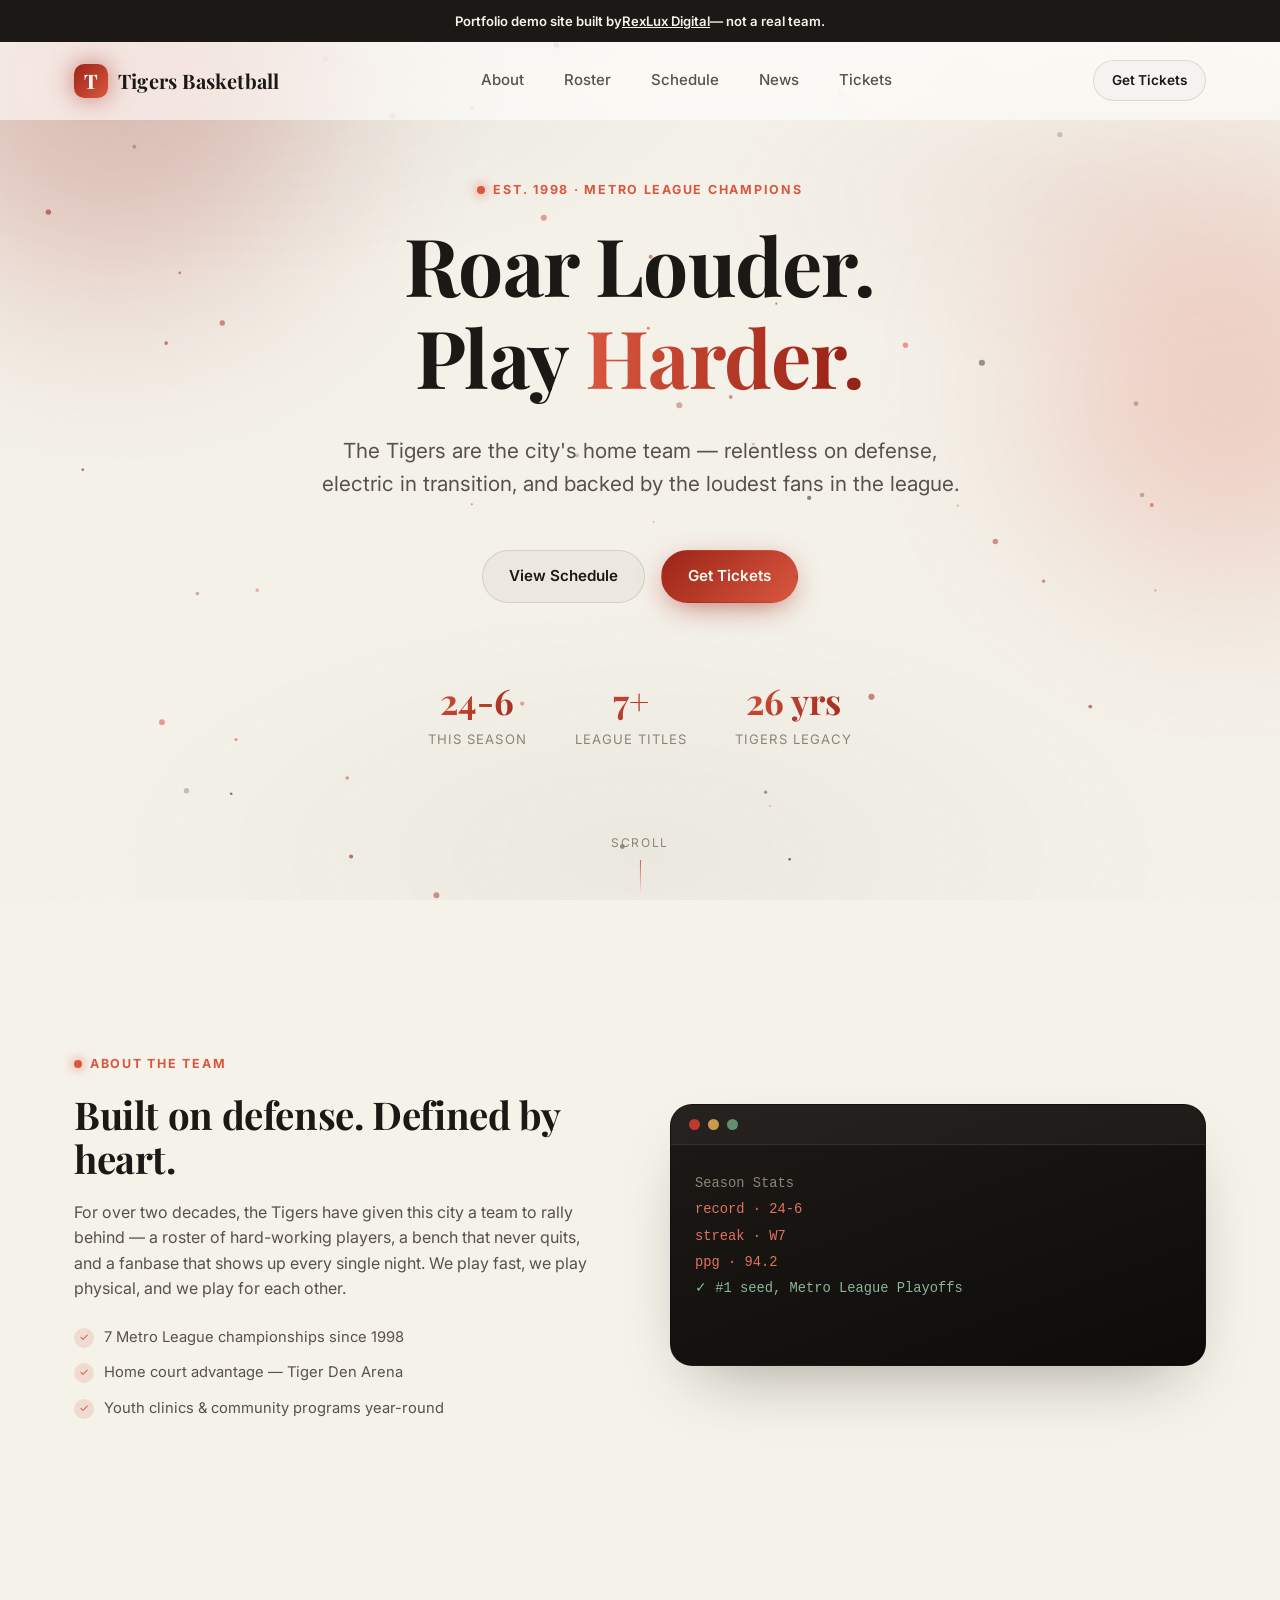
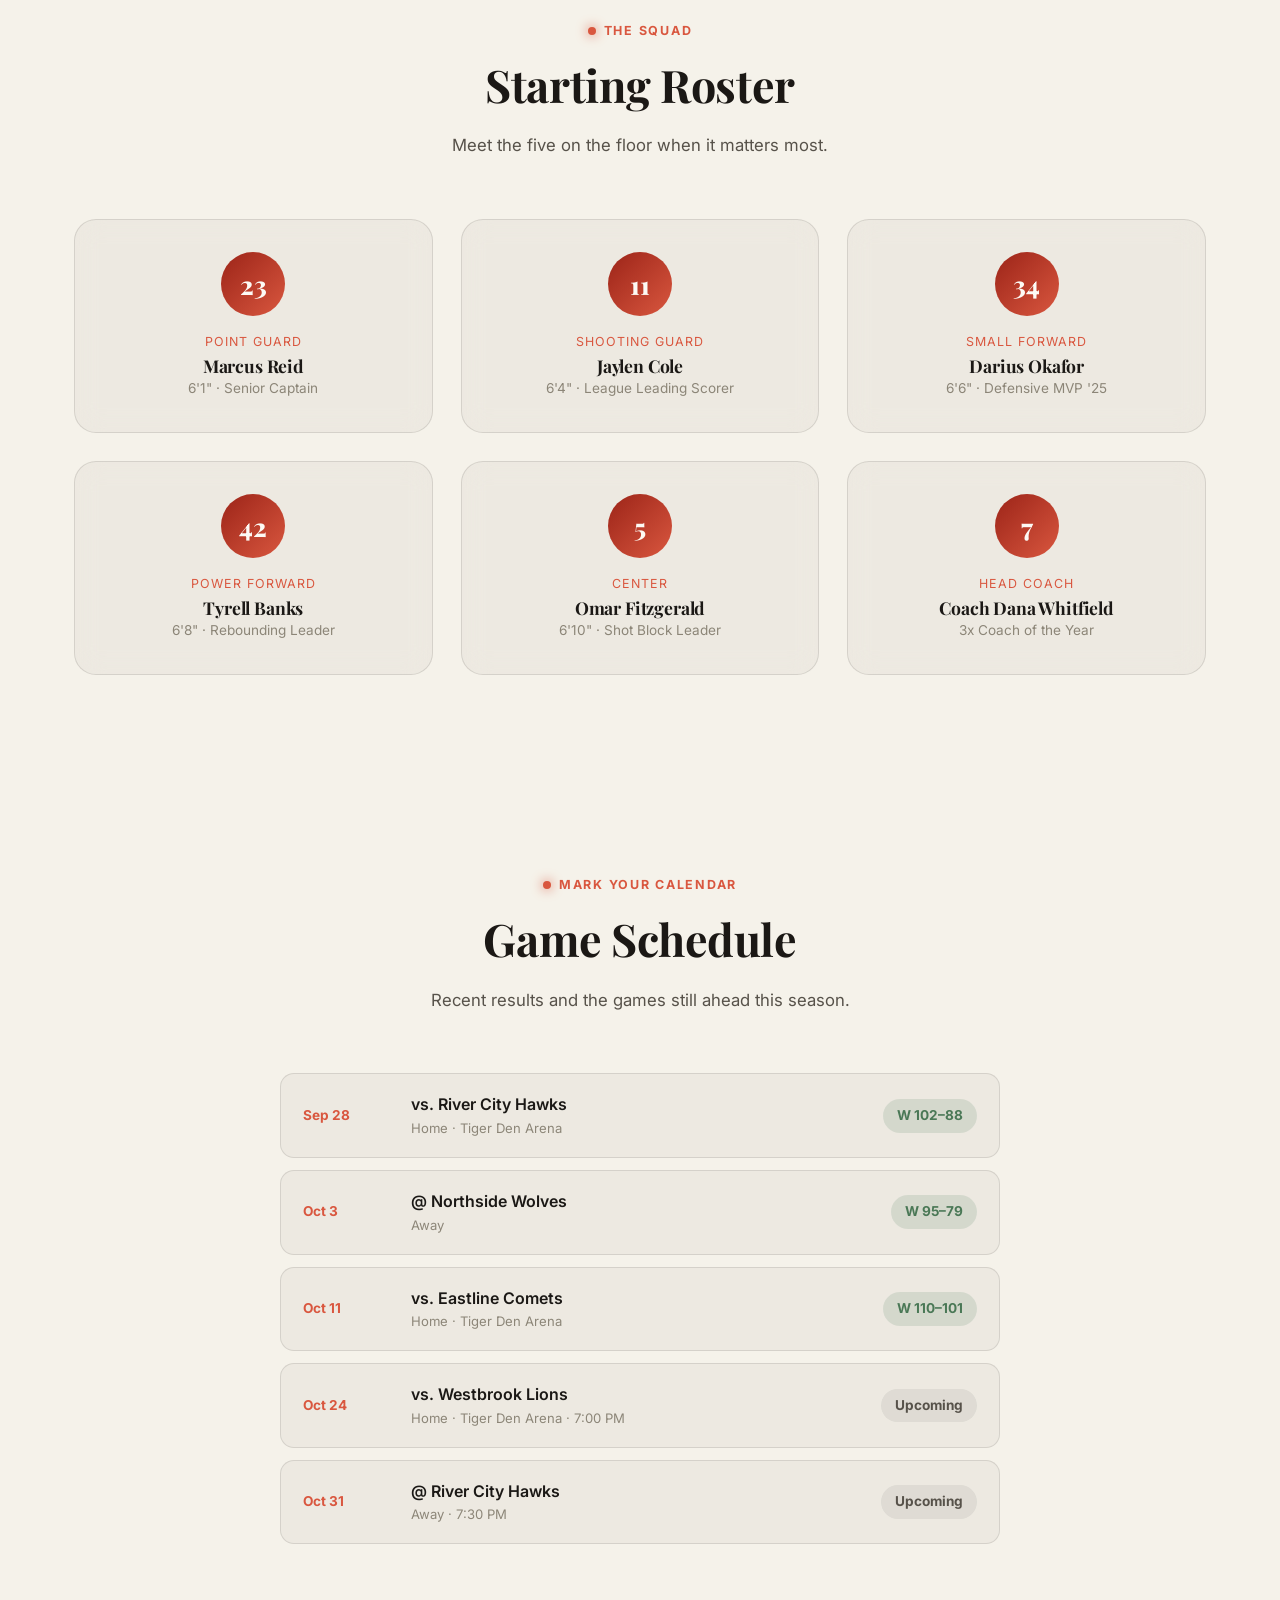
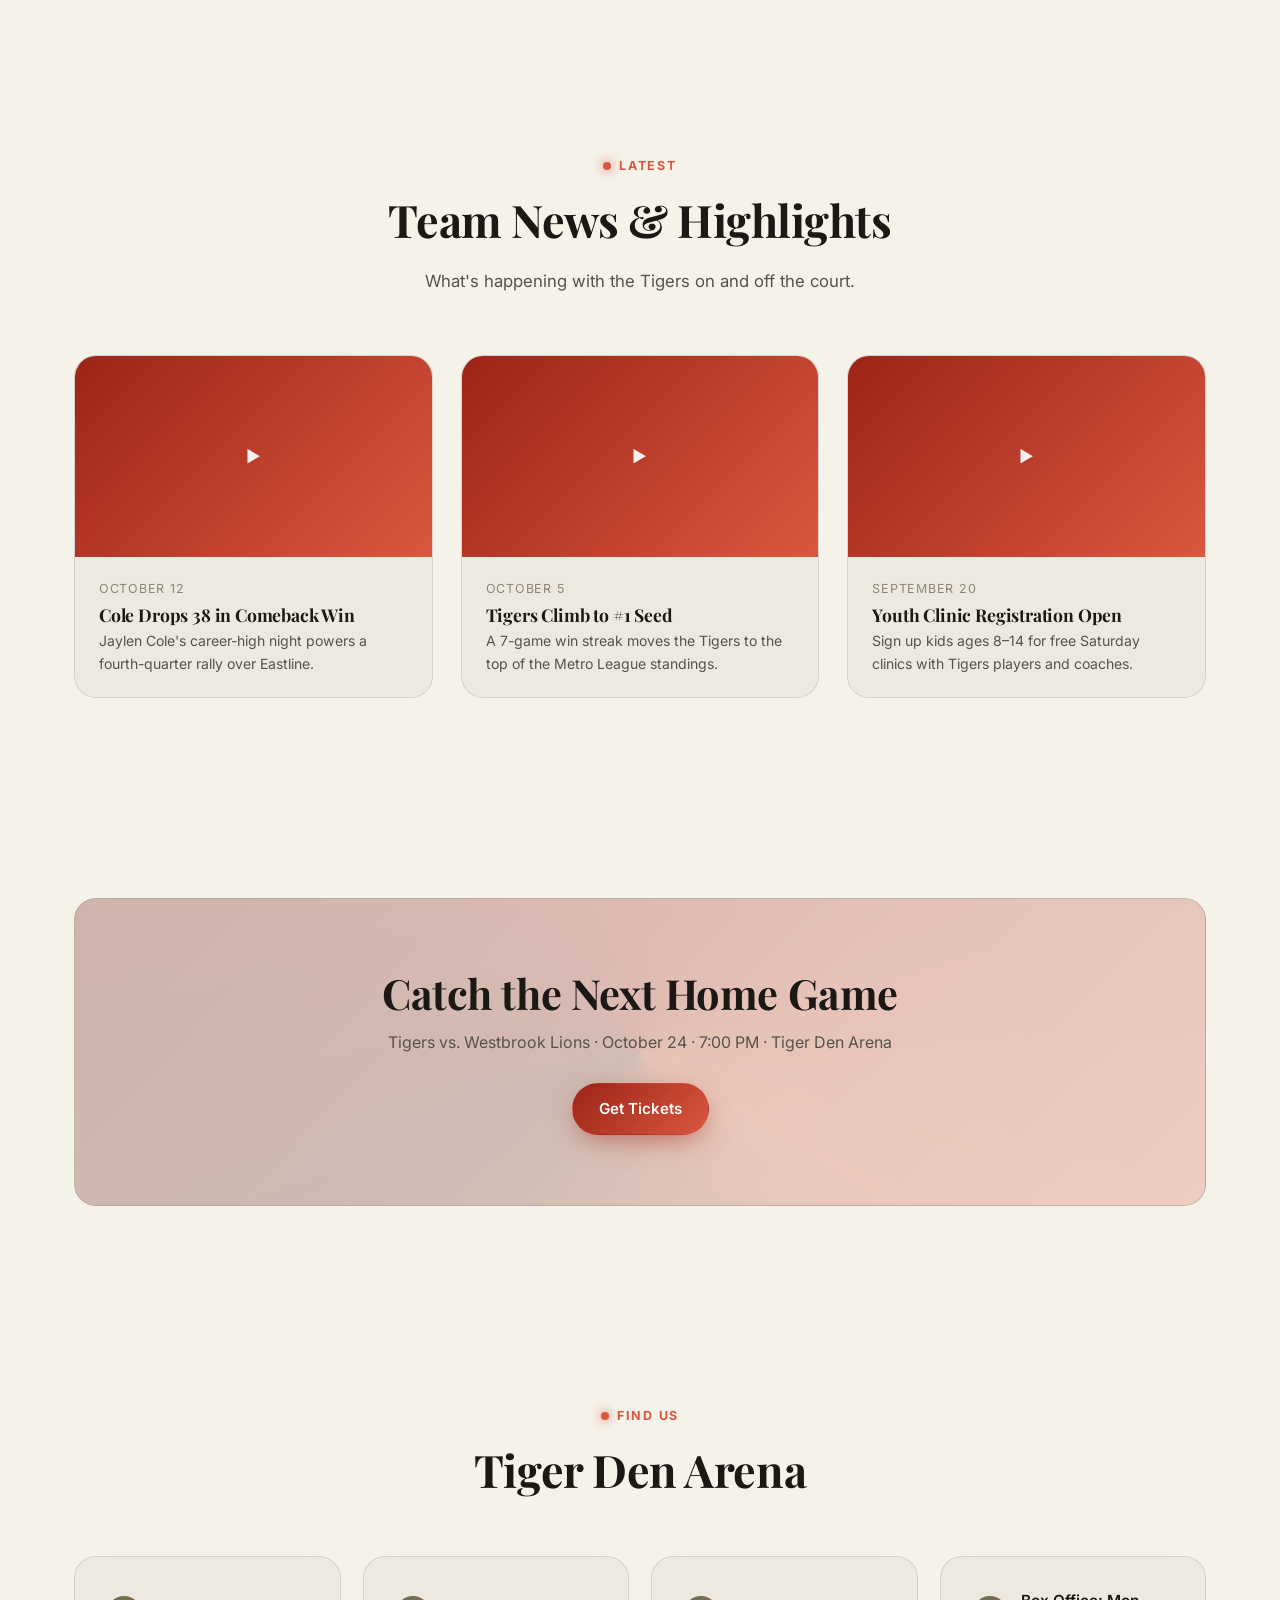
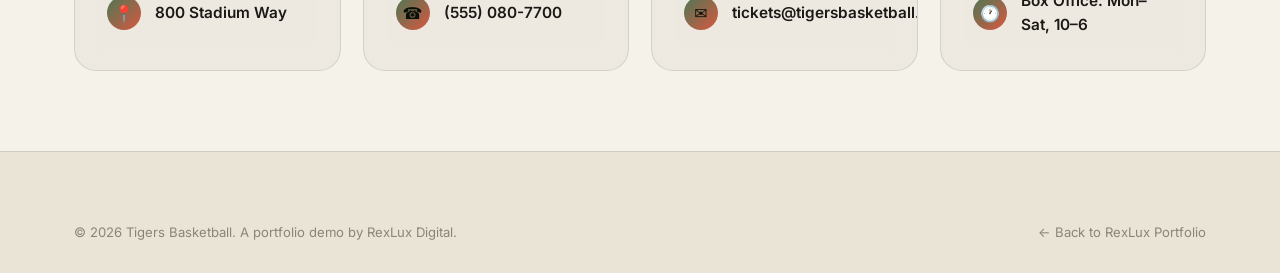
<file: tigers-basketball/index.html>
<!DOCTYPE html>
<html lang="en">
<head>
<meta charset="UTF-8">
<meta name="viewport" content="width=device-width, initial-scale=1.0">
<title>Tigers Basketball — Roar Louder. Play Harder.</title>
<meta name="description" content="Official site of the Tigers basketball team — roster, schedule, news and tickets. A demo project built by RexLux Digital.">
<link rel="icon" href="data:image/svg+xml,<svg xmlns=%22http://www.w3.org/2000/svg%22 viewBox=%220 0 100 100%22><rect width=%22100%22 height=%22100%22 rx=%2224%22 fill=%22%239c2418%22/><text x=%2250%25%22 y=%2262%25%22 font-size=%2254%22 fill=%22white%22 text-anchor=%22middle%22 font-family=%22serif%22 font-weight=%22bold%22>T</text></svg>">
<link rel="preconnect" href="https://fonts.googleapis.com">
<link rel="preconnect" href="https://fonts.gstatic.com" crossorigin>
<link href="https://fonts.googleapis.com/css2?family=Inter:wght@400;500;600;700&family=Playfair+Display:wght@600;700;800&display=swap" rel="stylesheet">
<link rel="stylesheet" href="../assets/css/style.css">
<style>
  /* Small additions specific to this demo site — everything else reuses
     the shared RexLux design system in ../assets/css/style.css */
  :root{--banner-h:42px;}
  .demo-banner{
    position:fixed;top:0;left:0;right:0;z-index:101;
    background:var(--text);color:var(--bg);
    text-align:center;font-size:.82rem;font-weight:600;
    padding:10px 16px;
    min-height:var(--banner-h);
    display:flex;align-items:center;justify-content:center;
  }
  .demo-banner a{color:inherit;text-decoration:underline;}
  .navbar{top:var(--banner-h);}
  .hero{padding-top:calc(var(--nav-h) + var(--banner-h));}
  @media(max-width:900px){.nav-links{top:calc(var(--nav-h) + var(--banner-h));}}

  .player-card{text-align:center;}
  .player-num{
    width:64px;height:64px;margin:0 auto 16px;
    border-radius:50%;
    background:linear-gradient(135deg,var(--primary),var(--primary-2));
    color:#fdfaf5;
    display:flex;align-items:center;justify-content:center;
    font-family:'Playfair Display',serif;font-weight:800;font-size:1.6rem;
  }
  .player-card .pos{font-size:.78rem;text-transform:uppercase;letter-spacing:.08em;color:var(--primary-2);margin-bottom:4px;}
  .player-card h3{font-size:1.1rem;margin-bottom:.1em;}
  .player-card .ht{font-size:.85rem;color:var(--text-dimmer);margin:0;}

  .game-row{
    display:grid;grid-template-columns:90px 1fr auto;gap:18px;align-items:center;
    padding:18px 22px;border:1px solid var(--border);border-radius:var(--radius-md);
    background:var(--surface);margin-bottom:12px;
  }
  .game-row .date{font-weight:700;font-size:.85rem;color:var(--primary-2);}
  .game-row .opp{font-weight:600;}
  .game-row .loc{font-size:.82rem;color:var(--text-dimmer);}
  .game-row .result{
    font-weight:700;font-size:.85rem;padding:6px 14px;border-radius:100px;white-space:nowrap;
  }
  .game-row .result.win{background:rgba(74,120,86,.15);color:var(--success);}
  .game-row .result.upcoming{background:var(--surface-strong);color:var(--text-dim);}
  @media(max-width:600px){
    .game-row{grid-template-columns:1fr;text-align:center;}
  }
  .contact-grid{display:grid;grid-template-columns:repeat(4,1fr);gap:22px;}
  @media(max-width:760px){.contact-grid{grid-template-columns:repeat(2,1fr);}}
  @media(max-width:480px){.contact-grid{grid-template-columns:1fr;}}
  .sermon-card{padding:0;overflow:hidden;}
  .sermon-media{aspect-ratio:16/9;}
  .sermon-body{padding:22px 24px;}
  .sermon-body .date{font-size:.78rem;color:var(--text-dimmer);text-transform:uppercase;letter-spacing:.06em;margin-bottom:6px;}
  .sermon-body h3{font-size:1.1rem;margin-bottom:.3em;}
  .sermon-body p{font-size:.88rem;margin-bottom:0;}
</style>
</head>
<body data-page="tigers">

<div class="demo-banner">
  Portfolio demo site built by <a href="../index.html">RexLux Digital</a> — not a real team.
</div>

<a href="#main" class="skip-link">Skip to content</a>
<canvas id="bg-canvas"></canvas>
<div class="grid-overlay"></div>
<div class="noise-overlay"></div>

<header class="navbar">
  <div class="nav-inner">
    <a href="#main" class="logo"><span class="logo-mark">T</span>Tigers Basketball</a>
    <nav class="nav-links" id="nav-links">
      <a href="#about">About</a>
      <a href="#roster">Roster</a>
      <a href="#schedule">Schedule</a>
      <a href="#news">News</a>
      <a href="#tickets">Tickets</a>
    </nav>
    <div class="nav-cta">
      <a href="#tickets" class="btn btn-ghost btn-sm">Get Tickets</a>
      <button class="nav-toggle" id="nav-toggle" aria-label="Toggle menu"><span></span><span></span><span></span></button>
    </div>
  </div>
</header>

<main id="main">

  <!-- Hero -->
  <section class="hero">
    <div class="orb orb-1"></div>
    <div class="orb orb-2"></div>
    <div class="hero-inner">
      <div class="eyebrow text-center" style="justify-content:center;display:flex;">Est. 1998 · Metro League Champions</div>
      <h1>Roar Louder.<br>Play <span class="gradient-text">Harder.</span></h1>
      <p class="lede">The Tigers are the city's home team — relentless on defense, electric in transition, and backed by the loudest fans in the league.</p>
      <div class="hero-cta">
        <a href="#schedule" class="btn btn-ghost">View Schedule</a>
        <a href="#tickets" class="btn btn-primary">Get Tickets</a>
      </div>
      <div class="hero-stats">
        <div class="hero-stat"><div class="num" data-count="24" data-suffix="-6">0</div><div class="label">This Season</div></div>
        <div class="hero-stat"><div class="num" data-count="7" data-suffix="+">0</div><div class="label">League Titles</div></div>
        <div class="hero-stat"><div class="num" data-count="26" data-suffix=" yrs">0</div><div class="label">Tigers Legacy</div></div>
      </div>
    </div>
    <div class="scroll-cue"><span>Scroll</span><span class="line"></span></div>
  </section>

  <!-- About / Team -->
  <section id="about">
    <div class="container about-grid">
      <div class="about-copy" data-reveal="left">
        <div class="eyebrow">About the Team</div>
        <h2>Built on defense. Defined by heart.</h2>
        <p>For over two decades, the Tigers have given this city a team to rally behind — a roster of hard-working players, a bench that never quits, and a fanbase that shows up every single night. We play fast, we play physical, and we play for each other.</p>
        <ul class="about-checks">
          <li><span class="dot2">✓</span> 7 Metro League championships since 1998</li>
          <li><span class="dot2">✓</span> Home court advantage — Tiger Den Arena</li>
          <li><span class="dot2">✓</span> Youth clinics &amp; community programs year-round</li>
        </ul>
      </div>
      <div data-reveal="right">
        <div class="terminal">
          <div class="terminal-bar"><span></span><span></span><span></span></div>
          <div class="terminal-body" style="padding:26px 24px;">
            <div class="c3">Season Stats</div>
            <div class="c1">record · 24-6</div>
            <div class="c1">streak · W7</div>
            <div class="c1">ppg · 94.2</div>
            <div class="c2">✓ #1 seed, Metro League Playoffs</div>
          </div>
        </div>
      </div>
    </div>
  </section>

  <!-- Roster -->
  <section class="section-tight" id="roster">
    <div class="container">
      <div class="section-head" data-reveal>
        <div class="eyebrow" style="justify-content:center;display:flex;">The Squad</div>
        <h2>Starting Roster</h2>
        <p>Meet the five on the floor when it matters most.</p>
      </div>
      <div class="grid-3 stagger">
        <div class="card player-card" data-reveal>
          <div class="player-num">23</div>
          <div class="pos">Point Guard</div>
          <h3>Marcus Reid</h3>
          <p class="ht">6'1" · Senior Captain</p>
        </div>
        <div class="card player-card" data-reveal>
          <div class="player-num">11</div>
          <div class="pos">Shooting Guard</div>
          <h3>Jaylen Cole</h3>
          <p class="ht">6'4" · League Leading Scorer</p>
        </div>
        <div class="card player-card" data-reveal>
          <div class="player-num">34</div>
          <div class="pos">Small Forward</div>
          <h3>Darius Okafor</h3>
          <p class="ht">6'6" · Defensive MVP '25</p>
        </div>
        <div class="card player-card" data-reveal>
          <div class="player-num">42</div>
          <div class="pos">Power Forward</div>
          <h3>Tyrell Banks</h3>
          <p class="ht">6'8" · Rebounding Leader</p>
        </div>
        <div class="card player-card" data-reveal>
          <div class="player-num">5</div>
          <div class="pos">Center</div>
          <h3>Omar Fitzgerald</h3>
          <p class="ht">6'10" · Shot Block Leader</p>
        </div>
        <div class="card player-card" data-reveal>
          <div class="player-num">7</div>
          <div class="pos">Head Coach</div>
          <h3>Coach Dana Whitfield</h3>
          <p class="ht">3x Coach of the Year</p>
        </div>
      </div>
    </div>
  </section>

  <!-- Schedule -->
  <section id="schedule">
    <div class="container">
      <div class="section-head" data-reveal>
        <div class="eyebrow" style="justify-content:center;display:flex;">Mark Your Calendar</div>
        <h2>Game Schedule</h2>
        <p>Recent results and the games still ahead this season.</p>
      </div>
      <div style="max-width:720px;margin:0 auto;" data-reveal>
        <div class="game-row">
          <div class="date">Sep 28</div>
          <div><div class="opp">vs. River City Hawks</div><div class="loc">Home · Tiger Den Arena</div></div>
          <div class="result win">W 102–88</div>
        </div>
        <div class="game-row">
          <div class="date">Oct 3</div>
          <div><div class="opp">@ Northside Wolves</div><div class="loc">Away</div></div>
          <div class="result win">W 95–79</div>
        </div>
        <div class="game-row">
          <div class="date">Oct 11</div>
          <div><div class="opp">vs. Eastline Comets</div><div class="loc">Home · Tiger Den Arena</div></div>
          <div class="result win">W 110–101</div>
        </div>
        <div class="game-row">
          <div class="date">Oct 24</div>
          <div><div class="opp">vs. Westbrook Lions</div><div class="loc">Home · Tiger Den Arena · 7:00 PM</div></div>
          <div class="result upcoming">Upcoming</div>
        </div>
        <div class="game-row">
          <div class="date">Oct 31</div>
          <div><div class="opp">@ River City Hawks</div><div class="loc">Away · 7:30 PM</div></div>
          <div class="result upcoming">Upcoming</div>
        </div>
      </div>
    </div>
  </section>

  <!-- News -->
  <section class="section-tight" id="news">
    <div class="container">
      <div class="section-head" data-reveal>
        <div class="eyebrow" style="justify-content:center;display:flex;">Latest</div>
        <h2>Team News &amp; Highlights</h2>
        <p>What's happening with the Tigers on and off the court.</p>
      </div>
      <div class="grid-3 stagger">
        <div class="card sermon-card" data-reveal>
          <div class="sermon-media" style="background:linear-gradient(135deg,var(--primary),var(--primary-2));display:flex;align-items:center;justify-content:center;color:rgba(255,255,255,.92);">▶</div>
          <div class="sermon-body">
            <div class="date">October 12</div>
            <h3>Cole Drops 38 in Comeback Win</h3>
            <p>Jaylen Cole's career-high night powers a fourth-quarter rally over Eastline.</p>
          </div>
        </div>
        <div class="card sermon-card" data-reveal>
          <div class="sermon-media" style="background:linear-gradient(135deg,var(--primary),var(--primary-2));display:flex;align-items:center;justify-content:center;color:rgba(255,255,255,.92);">▶</div>
          <div class="sermon-body">
            <div class="date">October 5</div>
            <h3>Tigers Climb to #1 Seed</h3>
            <p>A 7-game win streak moves the Tigers to the top of the Metro League standings.</p>
          </div>
        </div>
        <div class="card sermon-card" data-reveal>
          <div class="sermon-media" style="background:linear-gradient(135deg,var(--primary),var(--primary-2));display:flex;align-items:center;justify-content:center;color:rgba(255,255,255,.92);">▶</div>
          <div class="sermon-body">
            <div class="date">September 20</div>
            <h3>Youth Clinic Registration Open</h3>
            <p>Sign up kids ages 8–14 for free Saturday clinics with Tigers players and coaches.</p>
          </div>
        </div>
      </div>
    </div>
  </section>

  <!-- Tickets / CTA -->
  <section id="tickets">
    <div class="container">
      <div class="cta-band" data-reveal="scale">
        <h2>Catch the Next Home Game</h2>
        <p>Tigers vs. Westbrook Lions · October 24 · 7:00 PM · Tiger Den Arena</p>
        <a href="mailto:tickets@tigersbasketball.example" class="btn btn-primary">Get Tickets</a>
      </div>
    </div>
  </section>

  <!-- Contact -->
  <section class="section-tight">
    <div class="container">
      <div class="section-head" data-reveal>
        <div class="eyebrow" style="justify-content:center;display:flex;">Find Us</div>
        <h2>Tiger Den Arena</h2>
      </div>
      <div class="contact-grid stagger">
        <div class="card" data-reveal style="display:flex;align-items:center;gap:14px;"><span class="check" style="width:34px;height:34px;flex:none;border-radius:50%;background:linear-gradient(135deg,var(--success),var(--primary-2));display:flex;align-items:center;justify-content:center;color:#04120c;font-weight:700;">📍</span><span class="label" style="font-weight:600;font-size:.96rem;">800 Stadium Way</span></div>
        <div class="card" data-reveal style="display:flex;align-items:center;gap:14px;"><span class="check" style="width:34px;height:34px;flex:none;border-radius:50%;background:linear-gradient(135deg,var(--success),var(--primary-2));display:flex;align-items:center;justify-content:center;color:#04120c;font-weight:700;">☎</span><span class="label" style="font-weight:600;font-size:.96rem;">(555) 080-7700</span></div>
        <div class="card" data-reveal style="display:flex;align-items:center;gap:14px;"><span class="check" style="width:34px;height:34px;flex:none;border-radius:50%;background:linear-gradient(135deg,var(--success),var(--primary-2));display:flex;align-items:center;justify-content:center;color:#04120c;font-weight:700;">✉</span><span class="label" style="font-weight:600;font-size:.96rem;">tickets@tigersbasketball.example</span></div>
        <div class="card" data-reveal style="display:flex;align-items:center;gap:14px;"><span class="check" style="width:34px;height:34px;flex:none;border-radius:50%;background:linear-gradient(135deg,var(--success),var(--primary-2));display:flex;align-items:center;justify-content:center;color:#04120c;font-weight:700;">🕐</span><span class="label" style="font-weight:600;font-size:.96rem;">Box Office: Mon–Sat, 10–6</span></div>
      </div>
    </div>
  </section>

</main>

<footer>
  <div class="container">
    <div class="footer-bottom" style="border-top:none;padding-top:0;">
      <span>&copy; <span data-year></span> Tigers Basketball. A portfolio demo by RexLux Digital.</span>
      <a href="../projects.html">← Back to RexLux Portfolio</a>
    </div>
  </div>
</footer>

<script src="../assets/js/particles.js"></script>
<script src="../assets/js/main.js"></script>
</body>
</html>
</file>
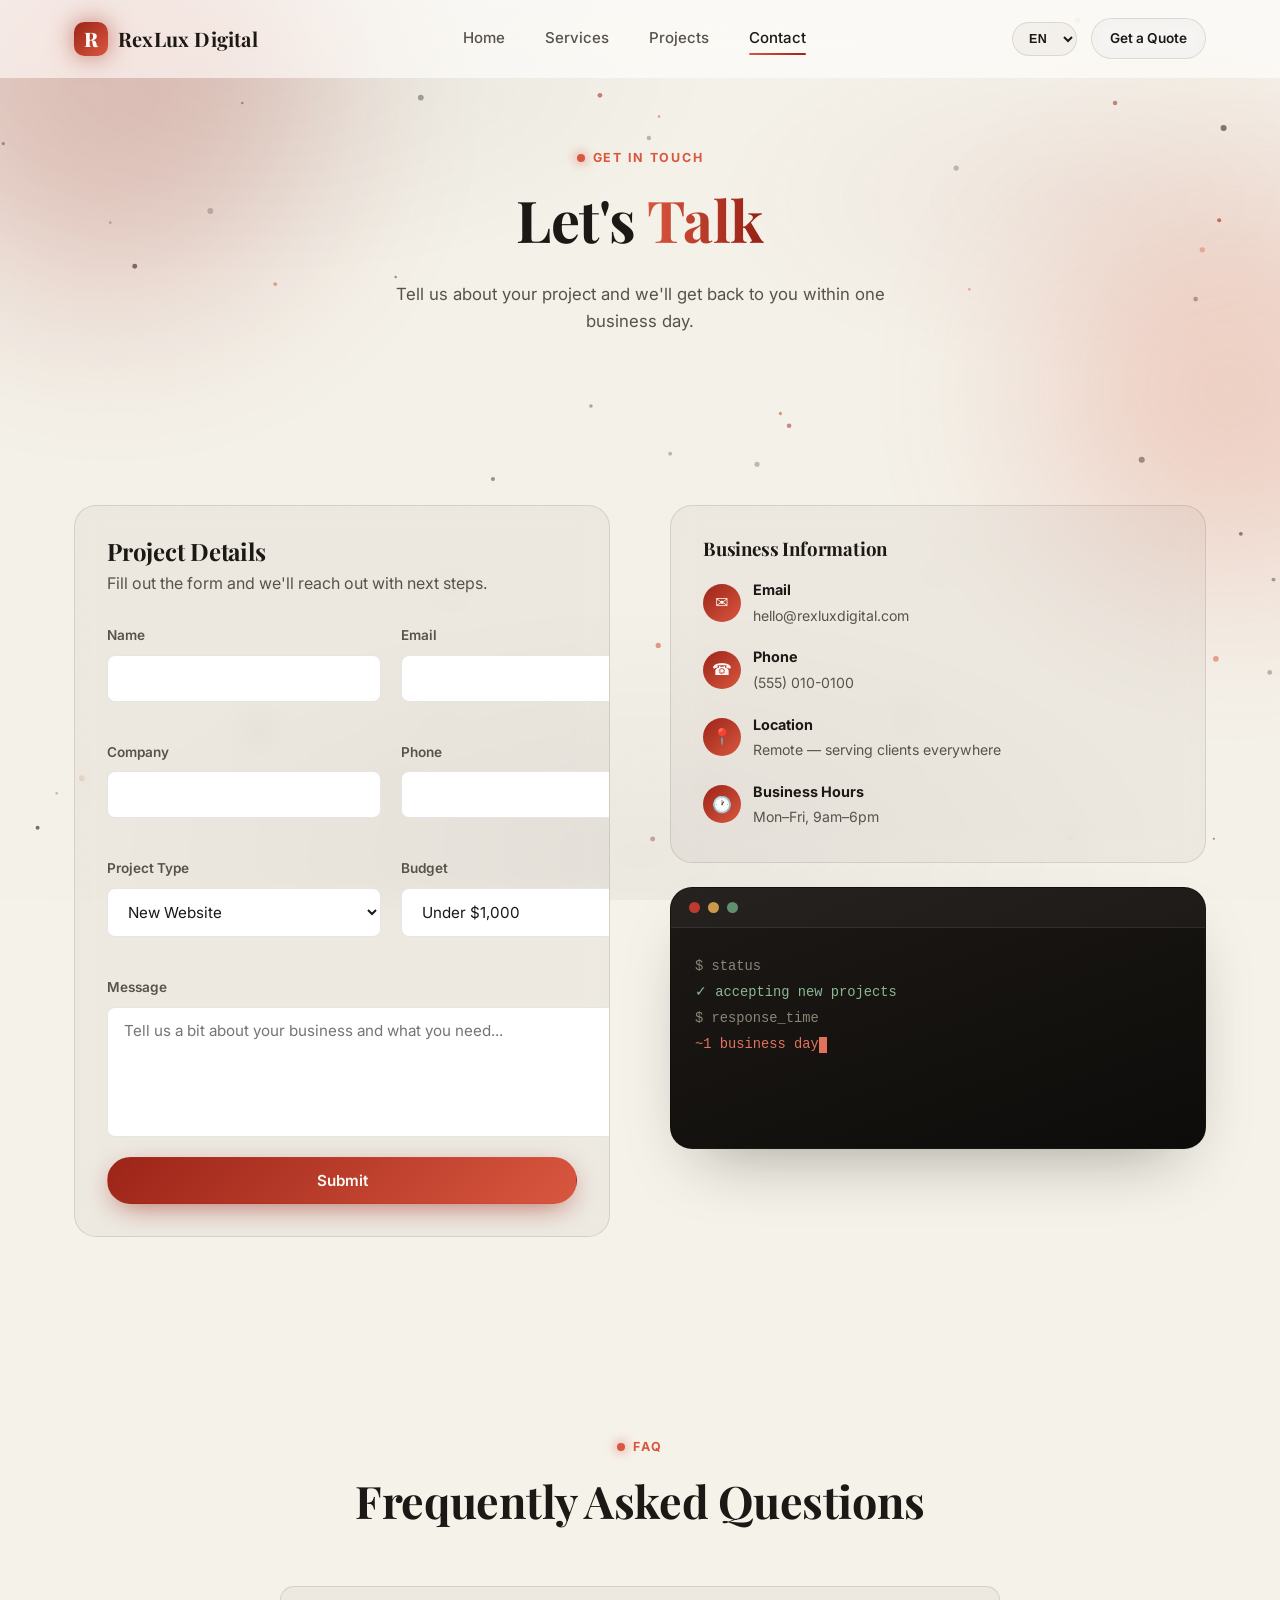
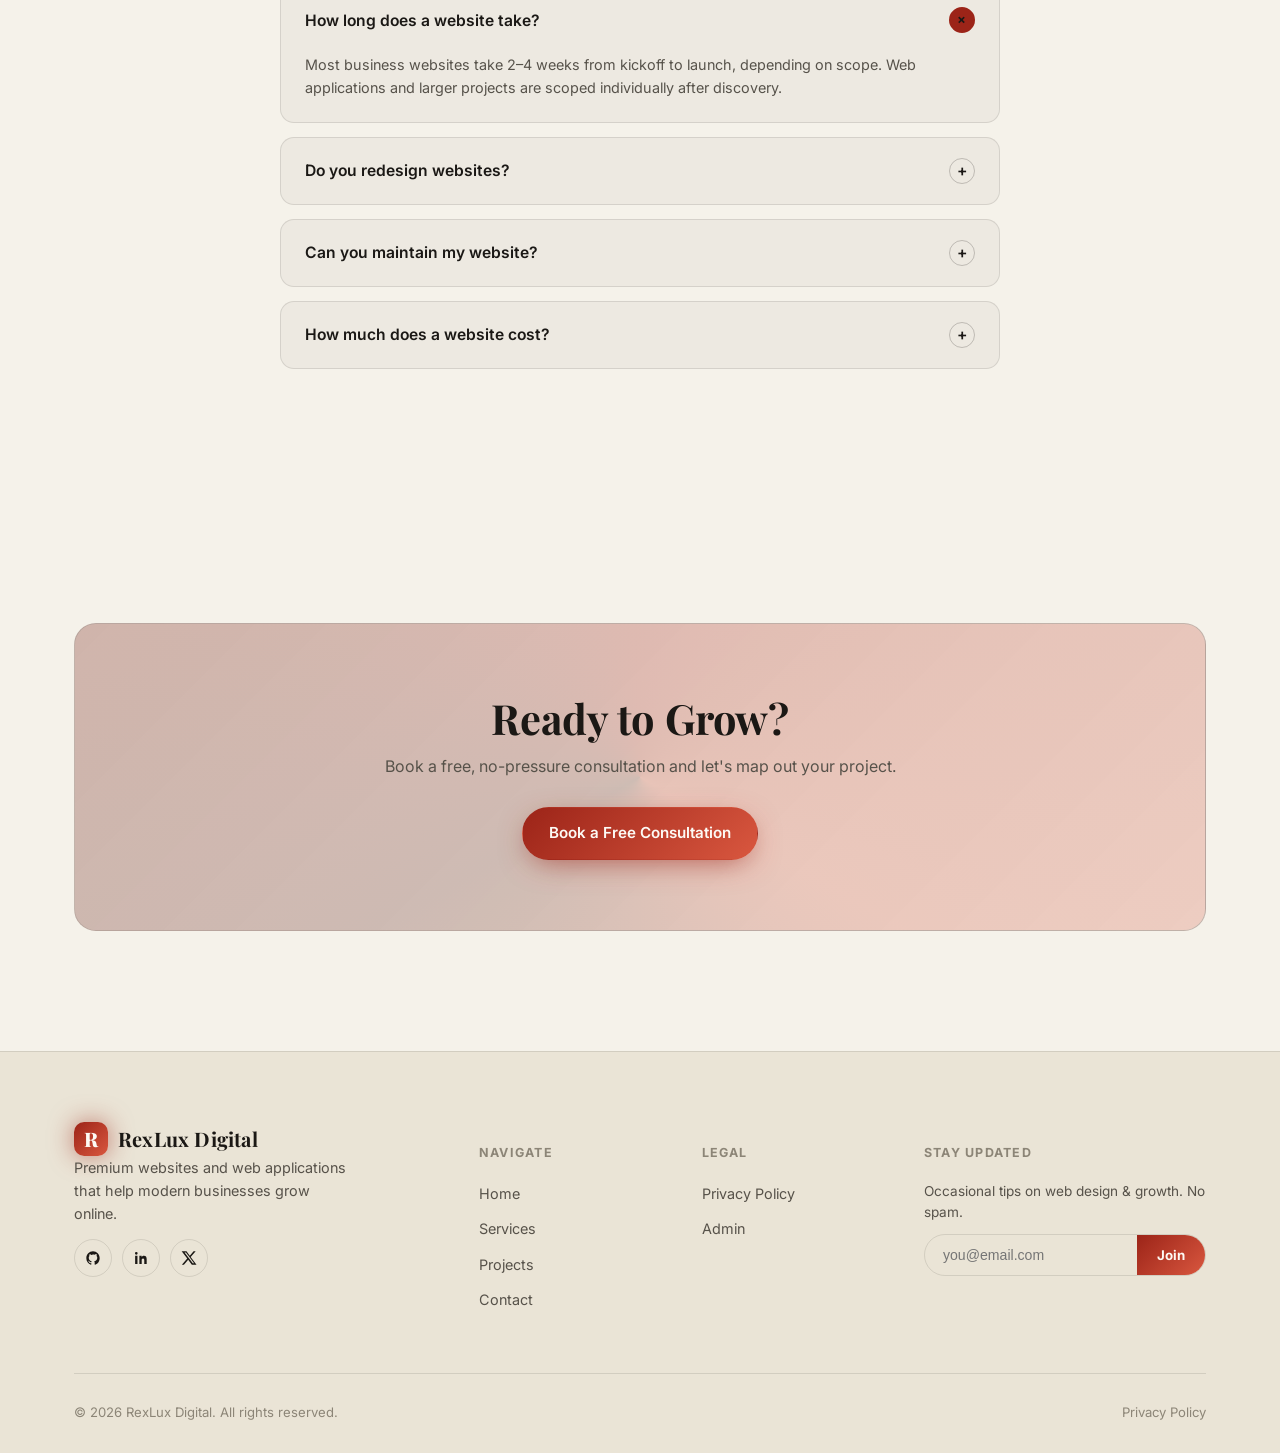
<file: contact.html>
<!DOCTYPE html>
<html lang="en">
<head>
<meta charset="UTF-8">
<meta name="viewport" content="width=device-width, initial-scale=1.0">
<title>Contact — RexLux Digital</title>
<meta name="description" content="Get a free quote for your website or web application project from RexLux Digital.">
<link rel="icon" href="data:image/svg+xml,<svg xmlns=%22http://www.w3.org/2000/svg%22 viewBox=%220 0 100 100%22><rect width=%22100%22 height=%22100%22 rx=%2224%22 fill=%22%237c5cff%22/><text x=%2250%25%22 y=%2262%25%22 font-size=%2258%22 fill=%22white%22 text-anchor=%22middle%22 font-family=%22sans-serif%22 font-weight=%22bold%22>R</text></svg>">
<link rel="preconnect" href="https://fonts.googleapis.com">
<link rel="preconnect" href="https://fonts.gstatic.com" crossorigin>
<link href="https://fonts.googleapis.com/css2?family=Inter:wght@400;500;600;700&family=Playfair+Display:wght@600;700;800&display=swap" rel="stylesheet">
<link rel="stylesheet" href="assets/css/style.css">
</head>
<body data-page="contact">

<a href="#main" class="skip-link">Skip to content</a>
<canvas id="bg-canvas"></canvas>
<div class="grid-overlay"></div>
<div class="noise-overlay"></div>

<header class="navbar">
  <div class="nav-inner">
    <a href="index.html" class="logo"><span class="logo-mark">R</span>RexLux Digital</a>
    <nav class="nav-links" id="nav-links">
      <a href="index.html" data-page="home" data-i18n="nav.home">Home</a>
      <a href="services.html" data-page="services" data-i18n="nav.services">Services</a>
      <a href="projects.html" data-page="projects" data-i18n="nav.projects">Projects</a>
      <a href="contact.html" data-page="contact" data-i18n="nav.contact">Contact</a>
    </nav>
    <div class="nav-cta">
      <select id="lang-switcher" class="lang-switcher" aria-label="Language">
        <option value="en">EN</option>
        <option value="fr">FR</option>
        <option value="ht">HT</option>
        <option value="es">ES</option>
      </select>
      <a href="contact.html" class="btn btn-ghost btn-sm" data-i18n="nav.quote">Get a Quote</a>
      <button class="nav-toggle" id="nav-toggle" aria-label="Toggle menu"><span></span><span></span><span></span></button>
    </div>
  </div>
</header>

<main id="main">

  <section class="page-hero">
    <div class="orb orb-1"></div>
    <div class="orb orb-2"></div>
    <div class="container">
      <div class="eyebrow" style="justify-content:center;display:flex;" data-i18n="contact.hero.eyebrow">Get In Touch</div>
      <h1><span data-i18n="contact.hero.title1">Let's </span><span class="gradient-text" data-i18n="contact.hero.title2">Talk</span></h1>
      <p data-i18n="contact.hero.subtitle">Tell us about your project and we'll get back to you within one business day.</p>
    </div>
  </section>

  <section class="section-tight">
    <div class="container">
      <div class="about-grid" style="align-items:flex-start;">

        <div class="card" data-reveal="left">
          <h2 style="margin-bottom:6px;" data-i18n="contact.form.heading">Project Details</h2>
          <p style="margin-bottom:28px;" data-i18n="contact.form.subtext">Fill out the form and we'll reach out with next steps.</p>
          <form id="contact-form">
            <div class="form-grid">
              <div class="field">
                <label for="name" data-i18n="contact.form.name">Name</label>
                <input type="text" id="name" name="name" required autocomplete="name">
              </div>
              <div class="field">
                <label for="email" data-i18n="contact.form.email">Email</label>
                <input type="email" id="email" name="email" required autocomplete="email">
              </div>
              <div class="field">
                <label for="company" data-i18n="contact.form.company">Company</label>
                <input type="text" id="company" name="company" autocomplete="organization">
              </div>
              <div class="field">
                <label for="phone" data-i18n="contact.form.phone">Phone</label>
                <input type="tel" id="phone" name="phone" autocomplete="tel">
              </div>
              <div class="field">
                <label for="project-type" data-i18n="contact.form.projectType">Project Type</label>
                <select id="project-type" name="project_type">
                  <option value="New Website" data-i18n="contact.form.optNewWebsite">New Website</option>
                  <option value="Web Application" data-i18n="contact.form.optWebApp">Web Application</option>
                  <option value="Redesign" data-i18n="contact.form.optRedesign">Website Redesign</option>
                  <option value="Maintenance" data-i18n="contact.form.optMaintenance">Maintenance &amp; Support</option>
                  <option value="Other" data-i18n="contact.form.optOther">Other</option>
                </select>
              </div>
              <div class="field">
                <label for="budget" data-i18n="contact.form.budget">Budget</label>
                <select id="budget" name="budget">
                  <option value="Under $1,000" data-i18n="contact.form.budget1">Under $1,000</option>
                  <option value="$1,000–$3,000" data-i18n="contact.form.budget2">$1,000 – $3,000</option>
                  <option value="$3,000–$7,000" data-i18n="contact.form.budget3">$3,000 – $7,000</option>
                  <option value="$7,000+" data-i18n="contact.form.budget4">$7,000+</option>
                  <option value="Not sure yet" data-i18n="contact.form.budget5">Not sure yet</option>
                </select>
              </div>
              <div class="field full">
                <label for="message" data-i18n="contact.form.message">Message</label>
                <textarea id="message" name="message" required data-i18n-placeholder="contact.form.messagePlaceholder" placeholder="Tell us a bit about your business and what you need..."></textarea>
              </div>
            </div>
            <button type="submit" class="btn btn-primary btn-block" data-i18n="contact.form.submit">Submit</button>
            <div class="form-status" id="form-status"></div>
          </form>
        </div>

        <div data-reveal="right">
          <div class="card" style="margin-bottom:24px;">
            <h3 style="margin-bottom:18px;" data-i18n="contact.info.heading">Business Information</h3>
            <div style="display:flex;flex-direction:column;gap:16px;">
              <div style="display:flex;gap:12px;align-items:center;">
                <span class="info-card-icon" style="width:38px;height:38px;border-radius:50%;background:linear-gradient(135deg,var(--primary),var(--primary-2));display:flex;align-items:center;justify-content:center;flex:none;color:#fdfaf5;">✉</span>
                <div><strong style="font-size:.9rem;" data-i18n="contact.info.email">Email</strong><br><span style="font-size:.88rem;color:var(--text-dim);">hello@rexluxdigital.com</span></div>
              </div>
              <div style="display:flex;gap:12px;align-items:center;">
                <span style="width:38px;height:38px;border-radius:50%;background:linear-gradient(135deg,var(--primary),var(--primary-2));display:flex;align-items:center;justify-content:center;flex:none;color:#fdfaf5;">☎</span>
                <div><strong style="font-size:.9rem;" data-i18n="contact.info.phone">Phone</strong><br><span style="font-size:.88rem;color:var(--text-dim);">(555) 010-0100</span></div>
              </div>
              <div style="display:flex;gap:12px;align-items:center;">
                <span style="width:38px;height:38px;border-radius:50%;background:linear-gradient(135deg,var(--primary),var(--primary-2));display:flex;align-items:center;justify-content:center;flex:none;color:#fdfaf5;">📍</span>
                <div><strong style="font-size:.9rem;" data-i18n="contact.info.location">Location</strong><br><span style="font-size:.88rem;color:var(--text-dim);" data-i18n="contact.info.locationValue">Remote — serving clients everywhere</span></div>
              </div>
              <div style="display:flex;gap:12px;align-items:center;">
                <span style="width:38px;height:38px;border-radius:50%;background:linear-gradient(135deg,var(--primary),var(--primary-2));display:flex;align-items:center;justify-content:center;flex:none;color:#fdfaf5;">🕐</span>
                <div><strong style="font-size:.9rem;" data-i18n="contact.info.hours">Business Hours</strong><br><span style="font-size:.88rem;color:var(--text-dim);" data-i18n="contact.info.hoursValue">Mon–Fri, 9am–6pm</span></div>
              </div>
            </div>
          </div>

          <div class="terminal">
            <div class="terminal-bar"><span></span><span></span><span></span></div>
            <div class="terminal-body">
              <div class="c3">$ status</div>
              <div class="c2">✓ accepting new projects</div>
              <div class="c3">$ response_time</div>
              <div class="c1">~1 business day<span class="terminal-cursor"></span></div>
            </div>
          </div>
        </div>

      </div>
    </div>
  </section>

  <section>
    <div class="container">
      <div class="section-head" data-reveal>
        <div class="eyebrow" style="justify-content:center;display:flex;" data-i18n="contact.faq.eyebrow">FAQ</div>
        <h2 data-i18n="contact.faq.title">Frequently Asked Questions</h2>
      </div>
      <div style="max-width:720px;margin:0 auto;" data-reveal>
        <div class="faq-item open">
          <div class="faq-q"><span data-i18n="contact.faq.q1">How long does a website take?</span><span class="plus">+</span></div>
          <div class="faq-a" data-i18n="contact.faq.a1">Most business websites take 2–4 weeks from kickoff to launch, depending on scope. Web applications and larger projects are scoped individually after discovery.</div>
        </div>
        <div class="faq-item">
          <div class="faq-q"><span data-i18n="contact.faq.q2">Do you redesign websites?</span><span class="plus">+</span></div>
          <div class="faq-a" data-i18n="contact.faq.a2">Yes. We regularly modernize outdated sites — improving design, speed and mobile experience while preserving your existing content and SEO rankings.</div>
        </div>
        <div class="faq-item">
          <div class="faq-q"><span data-i18n="contact.faq.q3">Can you maintain my website?</span><span class="plus">+</span></div>
          <div class="faq-a" data-i18n="contact.faq.a3">Absolutely. We offer ongoing maintenance plans covering updates, backups, security monitoring and small content changes so your site stays healthy after launch.</div>
        </div>
        <div class="faq-item">
          <div class="faq-q"><span data-i18n="contact.faq.q4">How much does a website cost?</span><span class="plus">+</span></div>
          <div class="faq-a" data-i18n="contact.faq.a4">Pricing depends on scope — a landing page costs less than a full web application. Share your project details in the form above and we'll send a free, no-obligation quote.</div>
        </div>
      </div>
    </div>
  </section>

  <section>
    <div class="container">
      <div class="cta-band" data-reveal="scale">
        <h2 data-i18n="contact.cta.title">Ready to Grow?</h2>
        <p data-i18n="contact.cta.body">Book a free, no-pressure consultation and let's map out your project.</p>
        <a href="#contact-form" class="btn btn-primary" data-i18n="contact.cta.button">Book a Free Consultation</a>
      </div>
    </div>
  </section>

</main>

<footer>
  <div class="container">
    <div class="footer-grid">
      <div class="footer-brand">
        <a href="index.html" class="logo"><span class="logo-mark">R</span>RexLux Digital</a>
        <p data-i18n="footer.tagline">Premium websites and web applications that help modern businesses grow online.</p>
        <div class="social-row">
          <a href="#" aria-label="GitHub"><svg width="16" height="16" viewBox="0 0 24 24" fill="currentColor"><path d="M12 2C6.48 2 2 6.58 2 12.25c0 4.53 2.87 8.37 6.84 9.73.5.1.68-.22.68-.49 0-.24-.01-.87-.01-1.71-2.78.62-3.37-1.36-3.37-1.36-.45-1.18-1.11-1.49-1.11-1.49-.91-.64.07-.63.07-.63 1 .07 1.53 1.06 1.53 1.06.89 1.56 2.34 1.11 2.91.85.09-.66.35-1.11.63-1.37-2.22-.26-4.56-1.14-4.56-5.07 0-1.12.39-2.03 1.03-2.75-.1-.26-.45-1.31.1-2.73 0 0 .84-.28 2.75 1.05A9.24 9.24 0 0 1 12 6.84c.85 0 1.71.12 2.51.35 1.91-1.33 2.75-1.05 2.75-1.05.55 1.42.2 2.47.1 2.73.64.72 1.03 1.63 1.03 2.75 0 3.94-2.34 4.81-4.57 5.06.36.32.68.95.68 1.92 0 1.39-.01 2.51-.01 2.85 0 .27.18.6.69.49A10.25 10.25 0 0 0 22 12.25C22 6.58 17.52 2 12 2Z"/></svg></a>
          <a href="#" aria-label="LinkedIn"><svg width="16" height="16" viewBox="0 0 24 24" fill="currentColor"><path d="M6.94 5a2 2 0 1 1-4 0 2 2 0 0 1 4 0ZM3.2 8.75h3.5V21H3.2V8.75Zm6.36 0h3.36v1.68h.05c.47-.88 1.62-1.8 3.33-1.8 3.56 0 4.22 2.34 4.22 5.39V21H16.9v-5.4c0-1.28-.02-2.94-1.79-2.94-1.8 0-2.07 1.4-2.07 2.85V21H9.56V8.75Z"/></svg></a>
          <a href="#" aria-label="X / Twitter"><svg width="16" height="16" viewBox="0 0 24 24" fill="currentColor"><path d="M18.9 2H22l-7.5 8.57L23.3 22h-7.02l-5.5-7.19L4.4 22H1.3l8.03-9.17L1 2h7.2l4.97 6.6L18.9 2Zm-1.23 18h1.95L7.42 3.9H5.33L17.67 20Z"/></svg></a>
        </div>
      </div>
      <div class="footer-col">
        <h5 data-i18n="footer.navigate">Navigate</h5>
        <ul>
          <li><a href="index.html" data-i18n="nav.home">Home</a></li>
          <li><a href="services.html" data-i18n="nav.services">Services</a></li>
          <li><a href="projects.html" data-i18n="nav.projects">Projects</a></li>
          <li><a href="contact.html" data-i18n="nav.contact">Contact</a></li>
        </ul>
      </div>
      <div class="footer-col">
        <h5 data-i18n="footer.legal">Legal</h5>
        <ul>
          <li><a href="privacy.html" data-i18n="footer.privacy">Privacy Policy</a></li>
          <li><a href="admin/login.html" data-i18n="footer.admin">Admin</a></li>
        </ul>
      </div>
      <div class="footer-col">
        <h5 data-i18n="footer.updates">Stay Updated</h5>
        <p style="font-size:.85rem;color:var(--text-dim);margin-bottom:10px;" data-i18n="footer.newsletterText">Occasional tips on web design &amp; growth. No spam.</p>
        <form class="newsletter">
          <input type="email" placeholder="you@email.com" required>
          <button type="submit" data-i18n="footer.newsletterButton">Join</button>
        </form>
      </div>
    </div>
    <div class="footer-bottom">
      <span>&copy; <span data-year></span> RexLux Digital. <span data-i18n="footer.rights">All rights reserved.</span></span>
      <a href="privacy.html" data-i18n="footer.privacy">Privacy Policy</a>
    </div>
  </div>
</footer>

<script src="assets/js/particles.js"></script>
<script src="assets/js/i18n.js"></script>
<script src="assets/js/main.js"></script>
<script src="assets/js/contact.js"></script>
</body>
</html>
</file>
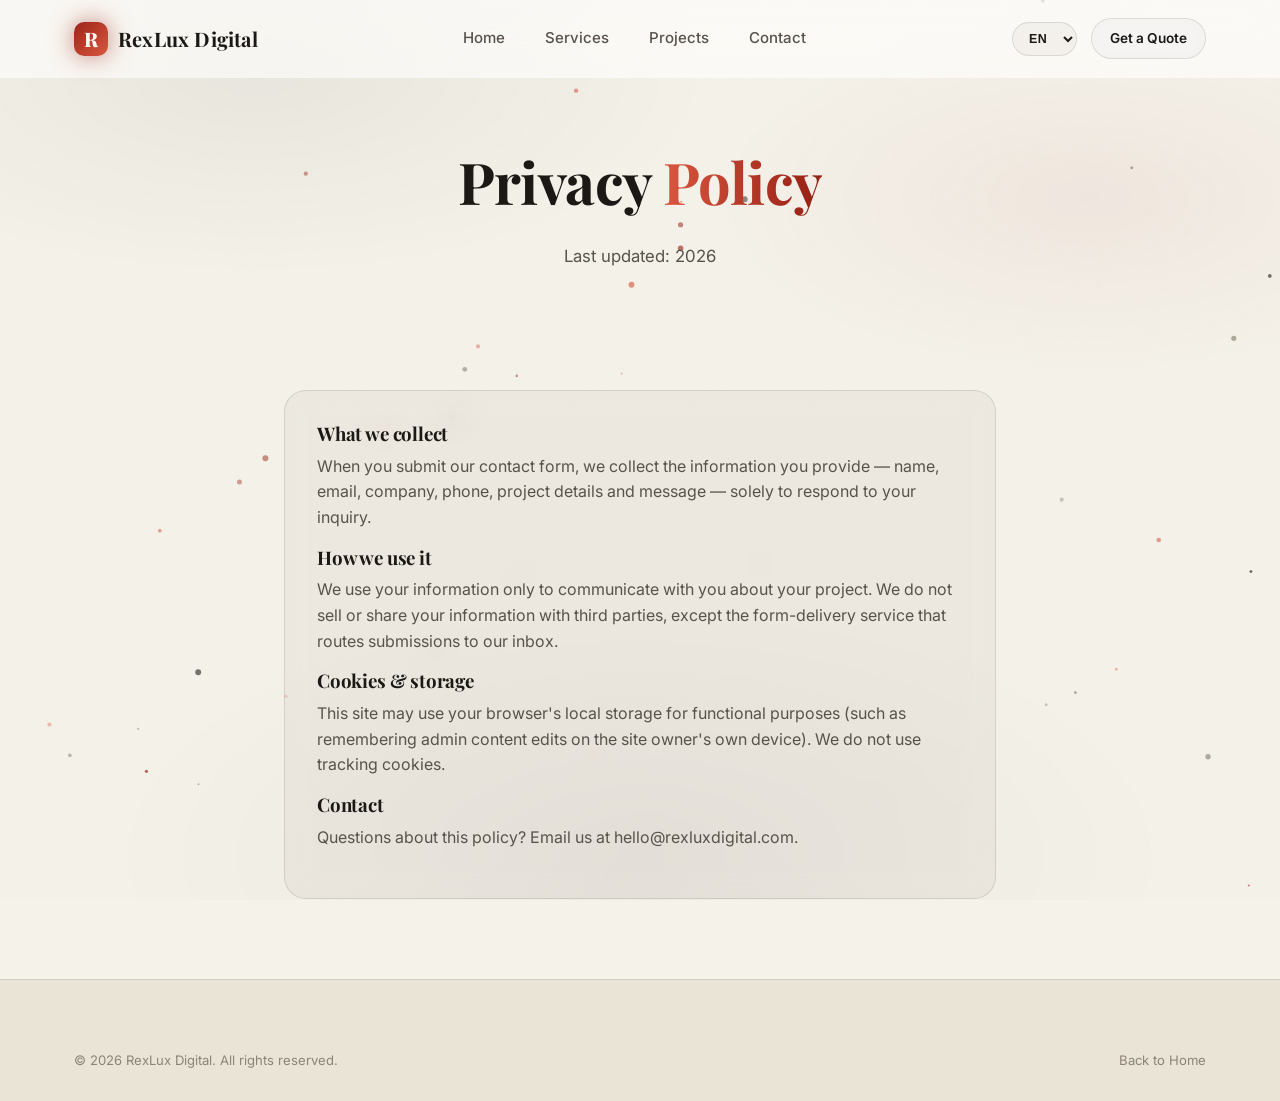
<file: privacy.html>
<!DOCTYPE html>
<html lang="en">
<head>
<meta charset="UTF-8">
<meta name="viewport" content="width=device-width, initial-scale=1.0">
<title>Privacy Policy — RexLux Digital</title>
<link rel="icon" href="data:image/svg+xml,<svg xmlns=%22http://www.w3.org/2000/svg%22 viewBox=%220 0 100 100%22><rect width=%22100%22 height=%22100%22 rx=%2224%22 fill=%22%237c5cff%22/><text x=%2250%25%22 y=%2262%25%22 font-size=%2258%22 fill=%22white%22 text-anchor=%22middle%22 font-family=%22sans-serif%22 font-weight=%22bold%22>R</text></svg>">
<link rel="preconnect" href="https://fonts.googleapis.com">
<link rel="preconnect" href="https://fonts.gstatic.com" crossorigin>
<link href="https://fonts.googleapis.com/css2?family=Inter:wght@400;500;600;700&family=Playfair+Display:wght@600;700;800&display=swap" rel="stylesheet">
<link rel="stylesheet" href="assets/css/style.css">
</head>
<body data-page="privacy">

<canvas id="bg-canvas"></canvas>
<div class="grid-overlay"></div>
<div class="noise-overlay"></div>

<header class="navbar">
  <div class="nav-inner">
    <a href="index.html" class="logo"><span class="logo-mark">R</span>RexLux Digital</a>
    <nav class="nav-links" id="nav-links">
      <a href="index.html" data-page="home" data-i18n="nav.home">Home</a>
      <a href="services.html" data-page="services" data-i18n="nav.services">Services</a>
      <a href="projects.html" data-page="projects" data-i18n="nav.projects">Projects</a>
      <a href="contact.html" data-page="contact" data-i18n="nav.contact">Contact</a>
    </nav>
    <div class="nav-cta">
      <select id="lang-switcher" class="lang-switcher" aria-label="Language">
        <option value="en">EN</option>
        <option value="fr">FR</option>
        <option value="ht">HT</option>
        <option value="es">ES</option>
      </select>
      <a href="contact.html" class="btn btn-ghost btn-sm" data-i18n="nav.quote">Get a Quote</a>
      <button class="nav-toggle" id="nav-toggle" aria-label="Toggle menu"><span></span><span></span><span></span></button>
    </div>
  </div>
</header>

<main id="main">
  <section class="page-hero" style="padding-bottom:40px;">
    <div class="container">
      <h1><span data-i18n="privacy.title1">Privacy </span><span class="gradient-text" data-i18n="privacy.title2">Policy</span></h1>
      <p data-i18n="privacy.updated">Last updated: 2026</p>
    </div>
  </section>
  <section class="section-tight">
    <div class="container" style="max-width:760px;">
      <div class="card">
        <h3 data-i18n="privacy.collectTitle">What we collect</h3>
        <p data-i18n="privacy.collectBody">When you submit our contact form, we collect the information you provide — name, email, company, phone, project details and message — solely to respond to your inquiry.</p>
        <h3 data-i18n="privacy.useTitle">How we use it</h3>
        <p data-i18n="privacy.useBody">We use your information only to communicate with you about your project. We do not sell or share your information with third parties, except the form-delivery service that routes submissions to our inbox.</p>
        <h3 data-i18n="privacy.cookiesTitle">Cookies &amp; storage</h3>
        <p data-i18n="privacy.cookiesBody">This site may use your browser's local storage for functional purposes (such as remembering admin content edits on the site owner's own device). We do not use tracking cookies.</p>
        <h3 data-i18n="privacy.contactTitle">Contact</h3>
        <p data-i18n="privacy.contactBody">Questions about this policy? Email us at hello@rexluxdigital.com.</p>
      </div>
    </div>
  </section>
</main>

<footer>
  <div class="container">
    <div class="footer-bottom" style="border-top:none;padding-top:0;">
      <span>&copy; <span data-year></span> RexLux Digital. <span data-i18n="footer.rights">All rights reserved.</span></span>
      <a href="index.html" data-i18n="footer.backToHome">Back to Home</a>
    </div>
  </div>
</footer>

<script src="assets/js/particles.js"></script>
<script src="assets/js/i18n.js"></script>
<script src="assets/js/main.js"></script>
</body>
</html>
</file>
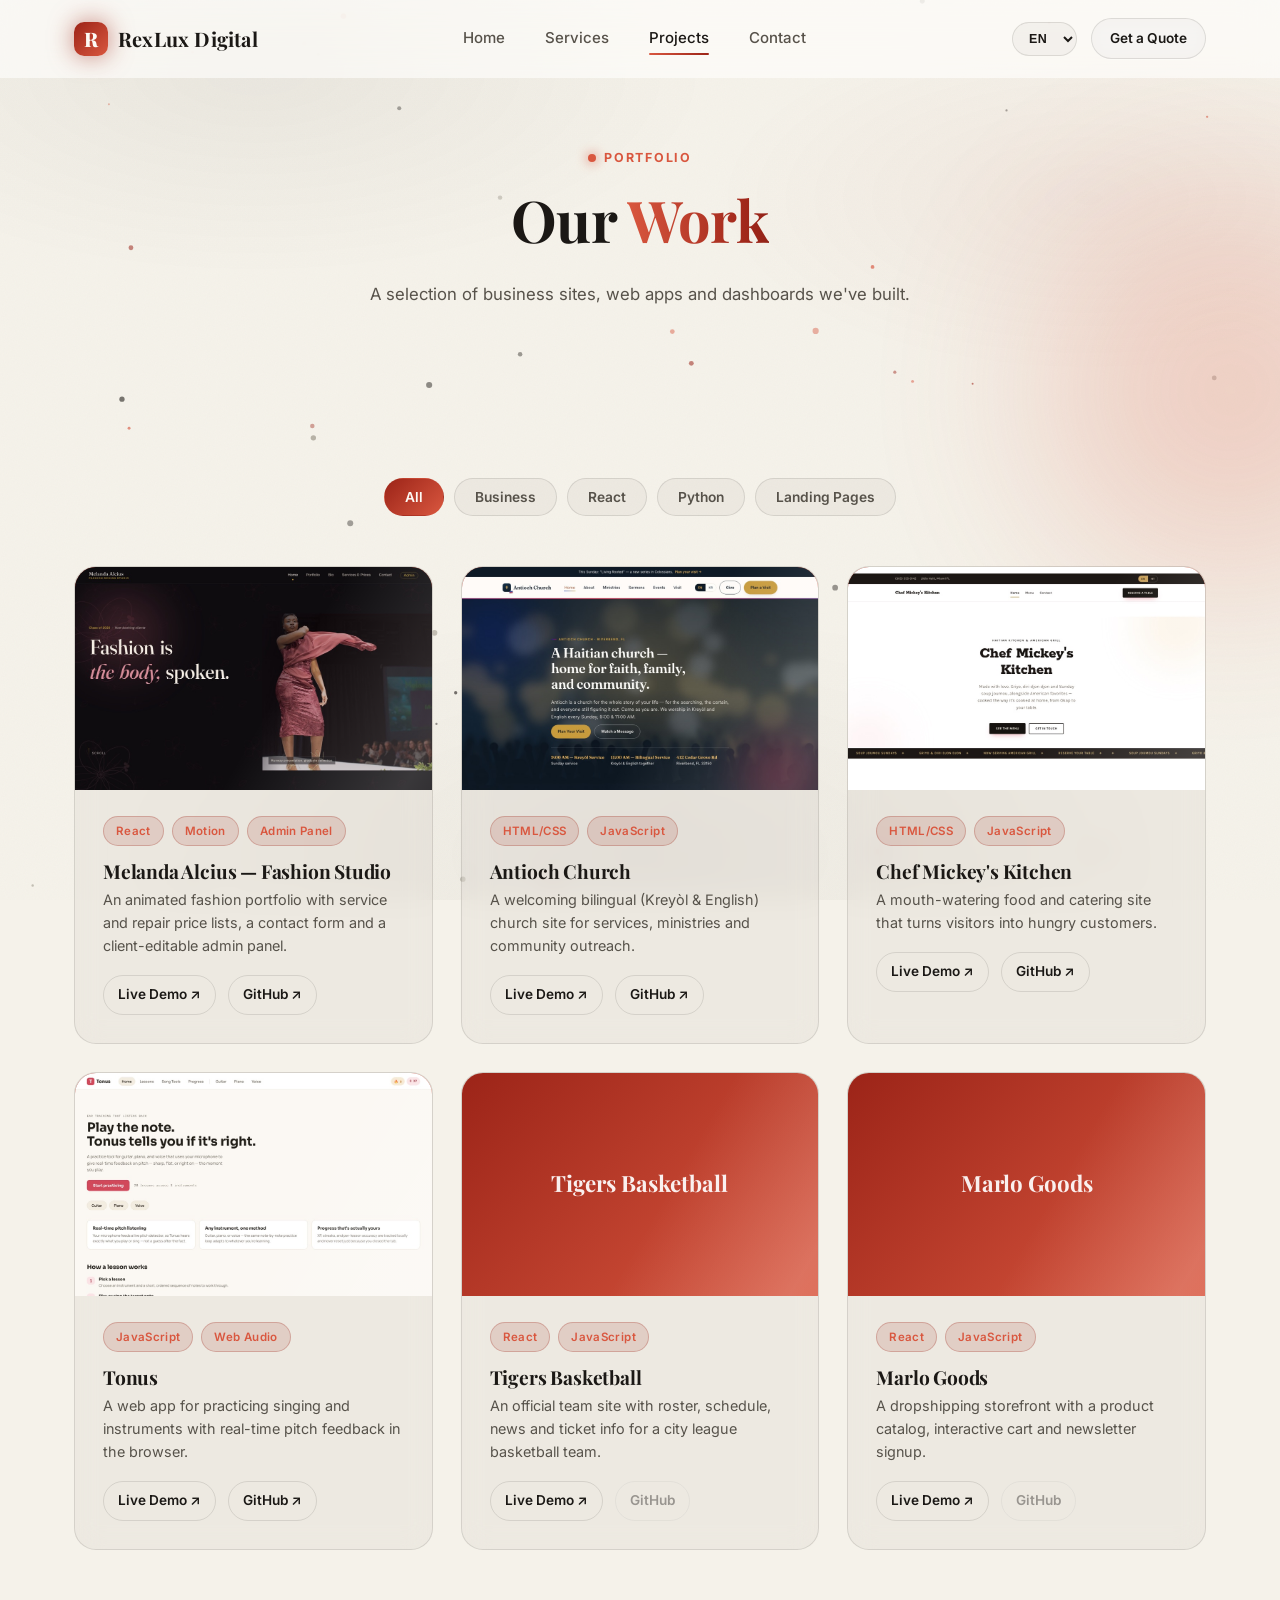
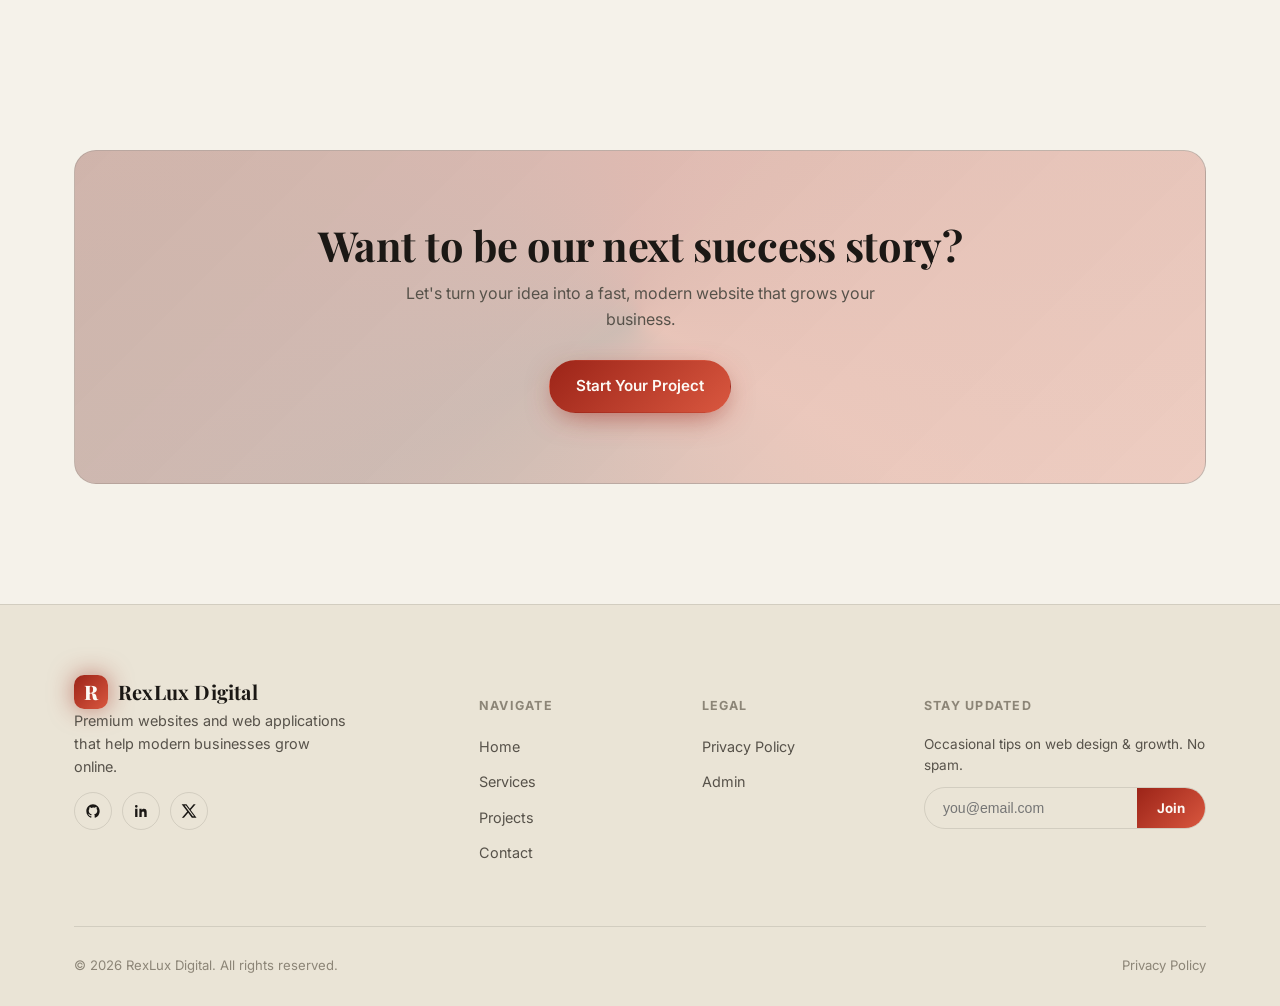
<file: projects.html>
<!DOCTYPE html>
<html lang="en">
<head>
<meta charset="UTF-8">
<meta name="viewport" content="width=device-width, initial-scale=1.0">
<title>Projects — RexLux Digital</title>
<meta name="description" content="A portfolio of websites and web applications built by RexLux Digital — business sites, React apps, Python dashboards and landing pages.">
<link rel="icon" href="data:image/svg+xml,<svg xmlns=%22http://www.w3.org/2000/svg%22 viewBox=%220 0 100 100%22><rect width=%22100%22 height=%22100%22 rx=%2224%22 fill=%22%237c5cff%22/><text x=%2250%25%22 y=%2262%25%22 font-size=%2258%22 fill=%22white%22 text-anchor=%22middle%22 font-family=%22sans-serif%22 font-weight=%22bold%22>R</text></svg>">
<link rel="preconnect" href="https://fonts.googleapis.com">
<link rel="preconnect" href="https://fonts.gstatic.com" crossorigin>
<link href="https://fonts.googleapis.com/css2?family=Inter:wght@400;500;600;700&family=Playfair+Display:wght@600;700;800&display=swap" rel="stylesheet">
<link rel="stylesheet" href="assets/css/style.css">
</head>
<body data-page="projects">

<a href="#main" class="skip-link">Skip to content</a>
<canvas id="bg-canvas"></canvas>
<div class="grid-overlay"></div>
<div class="noise-overlay"></div>

<header class="navbar">
  <div class="nav-inner">
    <a href="index.html" class="logo"><span class="logo-mark">R</span>RexLux Digital</a>
    <nav class="nav-links" id="nav-links">
      <a href="index.html" data-page="home" data-i18n="nav.home">Home</a>
      <a href="services.html" data-page="services" data-i18n="nav.services">Services</a>
      <a href="projects.html" data-page="projects" data-i18n="nav.projects">Projects</a>
      <a href="contact.html" data-page="contact" data-i18n="nav.contact">Contact</a>
    </nav>
    <div class="nav-cta">
      <select id="lang-switcher" class="lang-switcher" aria-label="Language">
        <option value="en">EN</option>
        <option value="fr">FR</option>
        <option value="ht">HT</option>
        <option value="es">ES</option>
      </select>
      <a href="contact.html" class="btn btn-ghost btn-sm" data-i18n="nav.quote">Get a Quote</a>
      <button class="nav-toggle" id="nav-toggle" aria-label="Toggle menu"><span></span><span></span><span></span></button>
    </div>
  </div>
</header>

<main id="main">

  <section class="page-hero">
    <div class="orb orb-2"></div>
    <div class="container">
      <div class="eyebrow" style="justify-content:center;display:flex;" data-i18n="projects.hero.eyebrow">Portfolio</div>
      <h1><span data-i18n="projects.hero.title1">Our </span><span class="gradient-text" data-i18n="projects.hero.title2">Work</span></h1>
      <p data-i18n="projects.hero.subtitle">A selection of business sites, web apps and dashboards we've built.</p>
    </div>
  </section>

  <section class="section-tight">
    <div class="container">
      <div class="filter-row">
        <button class="filter-btn active" data-filter="all" data-i18n="projects.filter.all">All</button>
        <button class="filter-btn" data-filter="business" data-i18n="projects.filter.business">Business</button>
        <button class="filter-btn" data-filter="react" data-i18n="projects.filter.react">React</button>
        <button class="filter-btn" data-filter="python" data-i18n="projects.filter.python">Python</button>
        <button class="filter-btn" data-filter="landing" data-i18n="projects.filter.landing">Landing Pages</button>
      </div>
      <div class="project-grid-wrap stagger" id="all-projects-grid"></div>
    </div>
  </section>

  <section>
    <div class="container">
      <div class="cta-band" data-reveal="scale">
        <h2 data-i18n="projects.cta.title">Want to be our next success story?</h2>
        <p data-i18n="projects.cta.body">Let's turn your idea into a fast, modern website that grows your business.</p>
        <a href="contact.html" class="btn btn-primary" data-i18n="projects.cta.button">Start Your Project</a>
      </div>
    </div>
  </section>

</main>

<footer>
  <div class="container">
    <div class="footer-grid">
      <div class="footer-brand">
        <a href="index.html" class="logo"><span class="logo-mark">R</span>RexLux Digital</a>
        <p data-i18n="footer.tagline">Premium websites and web applications that help modern businesses grow online.</p>
        <div class="social-row">
          <a href="#" aria-label="GitHub"><svg width="16" height="16" viewBox="0 0 24 24" fill="currentColor"><path d="M12 2C6.48 2 2 6.58 2 12.25c0 4.53 2.87 8.37 6.84 9.73.5.1.68-.22.68-.49 0-.24-.01-.87-.01-1.71-2.78.62-3.37-1.36-3.37-1.36-.45-1.18-1.11-1.49-1.11-1.49-.91-.64.07-.63.07-.63 1 .07 1.53 1.06 1.53 1.06.89 1.56 2.34 1.11 2.91.85.09-.66.35-1.11.63-1.37-2.22-.26-4.56-1.14-4.56-5.07 0-1.12.39-2.03 1.03-2.75-.1-.26-.45-1.31.1-2.73 0 0 .84-.28 2.75 1.05A9.24 9.24 0 0 1 12 6.84c.85 0 1.71.12 2.51.35 1.91-1.33 2.75-1.05 2.75-1.05.55 1.42.2 2.47.1 2.73.64.72 1.03 1.63 1.03 2.75 0 3.94-2.34 4.81-4.57 5.06.36.32.68.95.68 1.92 0 1.39-.01 2.51-.01 2.85 0 .27.18.6.69.49A10.25 10.25 0 0 0 22 12.25C22 6.58 17.52 2 12 2Z"/></svg></a>
          <a href="#" aria-label="LinkedIn"><svg width="16" height="16" viewBox="0 0 24 24" fill="currentColor"><path d="M6.94 5a2 2 0 1 1-4 0 2 2 0 0 1 4 0ZM3.2 8.75h3.5V21H3.2V8.75Zm6.36 0h3.36v1.68h.05c.47-.88 1.62-1.8 3.33-1.8 3.56 0 4.22 2.34 4.22 5.39V21H16.9v-5.4c0-1.28-.02-2.94-1.79-2.94-1.8 0-2.07 1.4-2.07 2.85V21H9.56V8.75Z"/></svg></a>
          <a href="#" aria-label="X / Twitter"><svg width="16" height="16" viewBox="0 0 24 24" fill="currentColor"><path d="M18.9 2H22l-7.5 8.57L23.3 22h-7.02l-5.5-7.19L4.4 22H1.3l8.03-9.17L1 2h7.2l4.97 6.6L18.9 2Zm-1.23 18h1.95L7.42 3.9H5.33L17.67 20Z"/></svg></a>
        </div>
      </div>
      <div class="footer-col">
        <h5 data-i18n="footer.navigate">Navigate</h5>
        <ul>
          <li><a href="index.html" data-i18n="nav.home">Home</a></li>
          <li><a href="services.html" data-i18n="nav.services">Services</a></li>
          <li><a href="projects.html" data-i18n="nav.projects">Projects</a></li>
          <li><a href="contact.html" data-i18n="nav.contact">Contact</a></li>
        </ul>
      </div>
      <div class="footer-col">
        <h5 data-i18n="footer.legal">Legal</h5>
        <ul>
          <li><a href="privacy.html" data-i18n="footer.privacy">Privacy Policy</a></li>
          <li><a href="admin/login.html" data-i18n="footer.admin">Admin</a></li>
        </ul>
      </div>
      <div class="footer-col">
        <h5 data-i18n="footer.updates">Stay Updated</h5>
        <p style="font-size:.85rem;color:var(--text-dim);margin-bottom:10px;" data-i18n="footer.newsletterText">Occasional tips on web design &amp; growth. No spam.</p>
        <form class="newsletter">
          <input type="email" placeholder="you@email.com" required>
          <button type="submit" data-i18n="footer.newsletterButton">Join</button>
        </form>
      </div>
    </div>
    <div class="footer-bottom">
      <span>&copy; <span data-year></span> RexLux Digital. <span data-i18n="footer.rights">All rights reserved.</span></span>
      <a href="privacy.html" data-i18n="footer.privacy">Privacy Policy</a>
    </div>
  </div>
</footer>

<script src="assets/js/particles.js"></script>
<script src="assets/js/data.js"></script>
<script src="assets/js/i18n.js"></script>
<script src="assets/js/render.js"></script>
<script src="assets/js/main.js"></script>
<script>
  rxRenderProjects('#all-projects-grid');
</script>
</body>
</html>
</file>
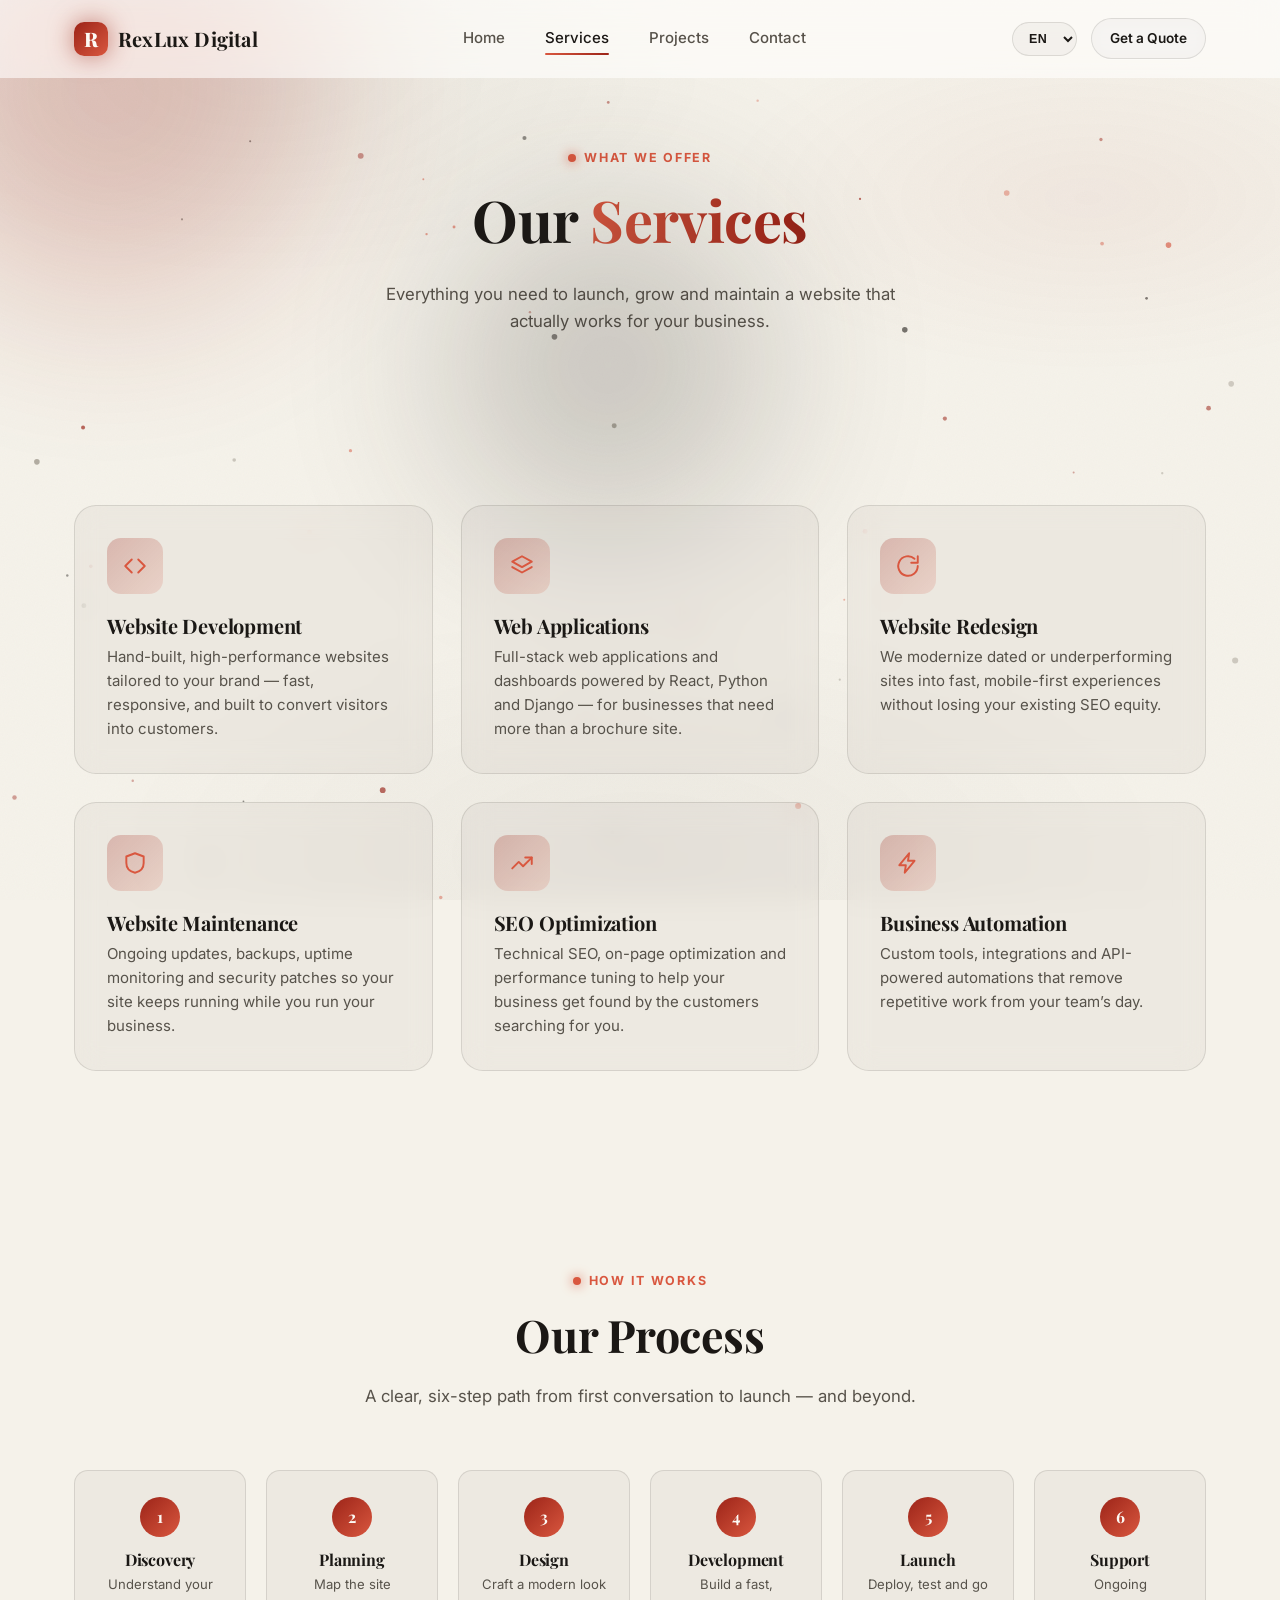
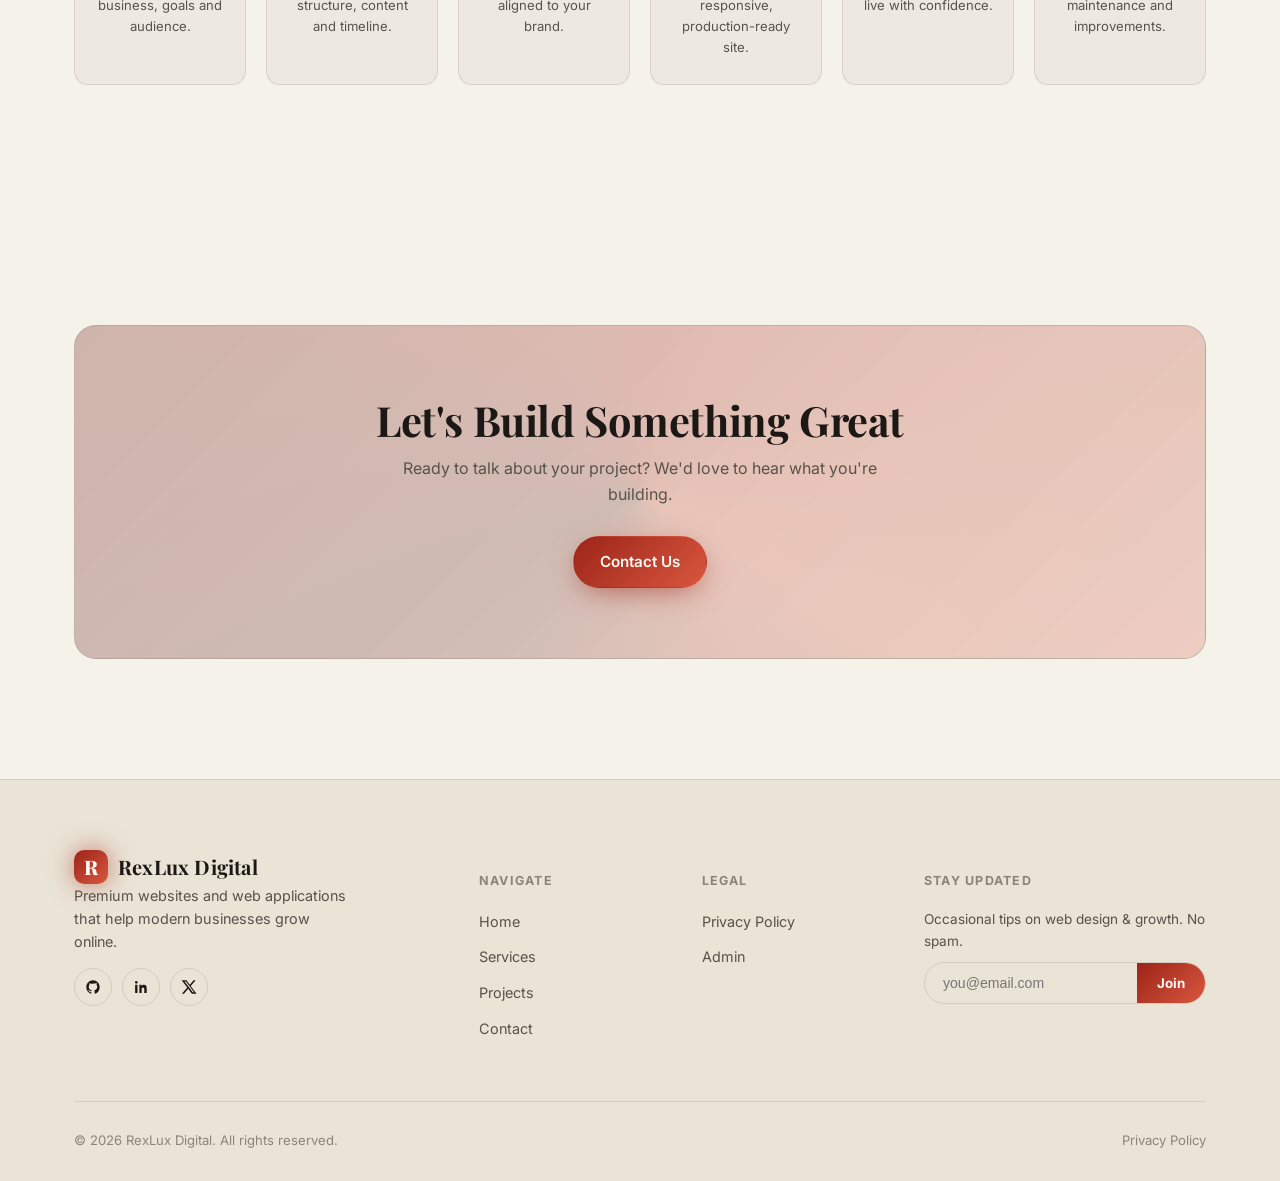
<file: services.html>
<!DOCTYPE html>
<html lang="en">
<head>
<meta charset="UTF-8">
<meta name="viewport" content="width=device-width, initial-scale=1.0">
<title>Services — RexLux Digital</title>
<meta name="description" content="Website development, web applications, redesigns, maintenance, SEO and business automation from RexLux Digital.">
<link rel="icon" href="data:image/svg+xml,<svg xmlns=%22http://www.w3.org/2000/svg%22 viewBox=%220 0 100 100%22><rect width=%22100%22 height=%22100%22 rx=%2224%22 fill=%22%237c5cff%22/><text x=%2250%25%22 y=%2262%25%22 font-size=%2258%22 fill=%22white%22 text-anchor=%22middle%22 font-family=%22sans-serif%22 font-weight=%22bold%22>R</text></svg>">
<link rel="preconnect" href="https://fonts.googleapis.com">
<link rel="preconnect" href="https://fonts.gstatic.com" crossorigin>
<link href="https://fonts.googleapis.com/css2?family=Inter:wght@400;500;600;700&family=Playfair+Display:wght@600;700;800&display=swap" rel="stylesheet">
<link rel="stylesheet" href="assets/css/style.css">
</head>
<body data-page="services">

<a href="#main" class="skip-link">Skip to content</a>
<canvas id="bg-canvas"></canvas>
<div class="grid-overlay"></div>
<div class="noise-overlay"></div>

<header class="navbar">
  <div class="nav-inner">
    <a href="index.html" class="logo"><span class="logo-mark">R</span>RexLux Digital</a>
    <nav class="nav-links" id="nav-links">
      <a href="index.html" data-page="home" data-i18n="nav.home">Home</a>
      <a href="services.html" data-page="services" data-i18n="nav.services">Services</a>
      <a href="projects.html" data-page="projects" data-i18n="nav.projects">Projects</a>
      <a href="contact.html" data-page="contact" data-i18n="nav.contact">Contact</a>
    </nav>
    <div class="nav-cta">
      <select id="lang-switcher" class="lang-switcher" aria-label="Language">
        <option value="en">EN</option>
        <option value="fr">FR</option>
        <option value="ht">HT</option>
        <option value="es">ES</option>
      </select>
      <a href="contact.html" class="btn btn-ghost btn-sm" data-i18n="nav.quote">Get a Quote</a>
      <button class="nav-toggle" id="nav-toggle" aria-label="Toggle menu"><span></span><span></span><span></span></button>
    </div>
  </div>
</header>

<main id="main">

  <section class="page-hero">
    <div class="orb orb-1"></div>
    <div class="orb orb-3"></div>
    <div class="container">
      <div class="eyebrow" style="justify-content:center;display:flex;" data-i18n="services.hero.eyebrow">What We Offer</div>
      <h1><span data-i18n="services.hero.title1">Our </span><span class="gradient-text" data-i18n="services.hero.title2">Services</span></h1>
      <p data-i18n="services.hero.subtitle">Everything you need to launch, grow and maintain a website that actually works for your business.</p>
    </div>
  </section>

  <section class="section-tight">
    <div class="container">
      <div class="grid-3 stagger" id="all-services-grid"></div>
    </div>
  </section>

  <section>
    <div class="container">
      <div class="section-head" data-reveal>
        <div class="eyebrow" style="justify-content:center;display:flex;" data-i18n="services.process.eyebrow">How It Works</div>
        <h2 data-i18n="services.process.title">Our Process</h2>
        <p data-i18n="services.process.subtitle">A clear, six-step path from first conversation to launch — and beyond.</p>
      </div>
      <div class="process-track stagger">
        <div class="step" data-reveal><div class="n">1</div><h4 data-i18n="services.step1.title">Discovery</h4><p data-i18n="services.step1.desc">Understand your business, goals and audience.</p></div>
        <div class="step" data-reveal><div class="n">2</div><h4 data-i18n="services.step2.title">Planning</h4><p data-i18n="services.step2.desc">Map the site structure, content and timeline.</p></div>
        <div class="step" data-reveal><div class="n">3</div><h4 data-i18n="services.step3.title">Design</h4><p data-i18n="services.step3.desc">Craft a modern look aligned to your brand.</p></div>
        <div class="step" data-reveal><div class="n">4</div><h4 data-i18n="services.step4.title">Development</h4><p data-i18n="services.step4.desc">Build a fast, responsive, production-ready site.</p></div>
        <div class="step" data-reveal><div class="n">5</div><h4 data-i18n="services.step5.title">Launch</h4><p data-i18n="services.step5.desc">Deploy, test and go live with confidence.</p></div>
        <div class="step" data-reveal><div class="n">6</div><h4 data-i18n="services.step6.title">Support</h4><p data-i18n="services.step6.desc">Ongoing maintenance and improvements.</p></div>
      </div>
    </div>
  </section>

  <section>
    <div class="container">
      <div class="cta-band" data-reveal="scale">
        <h2 data-i18n="services.cta.title">Let's Build Something Great</h2>
        <p data-i18n="services.cta.body">Ready to talk about your project? We'd love to hear what you're building.</p>
        <a href="contact.html" class="btn btn-primary" data-i18n="services.cta.button">Contact Us</a>
      </div>
    </div>
  </section>

</main>

<footer>
  <div class="container">
    <div class="footer-grid">
      <div class="footer-brand">
        <a href="index.html" class="logo"><span class="logo-mark">R</span>RexLux Digital</a>
        <p data-i18n="footer.tagline">Premium websites and web applications that help modern businesses grow online.</p>
        <div class="social-row">
          <a href="#" aria-label="GitHub"><svg width="16" height="16" viewBox="0 0 24 24" fill="currentColor"><path d="M12 2C6.48 2 2 6.58 2 12.25c0 4.53 2.87 8.37 6.84 9.73.5.1.68-.22.68-.49 0-.24-.01-.87-.01-1.71-2.78.62-3.37-1.36-3.37-1.36-.45-1.18-1.11-1.49-1.11-1.49-.91-.64.07-.63.07-.63 1 .07 1.53 1.06 1.53 1.06.89 1.56 2.34 1.11 2.91.85.09-.66.35-1.11.63-1.37-2.22-.26-4.56-1.14-4.56-5.07 0-1.12.39-2.03 1.03-2.75-.1-.26-.45-1.31.1-2.73 0 0 .84-.28 2.75 1.05A9.24 9.24 0 0 1 12 6.84c.85 0 1.71.12 2.51.35 1.91-1.33 2.75-1.05 2.75-1.05.55 1.42.2 2.47.1 2.73.64.72 1.03 1.63 1.03 2.75 0 3.94-2.34 4.81-4.57 5.06.36.32.68.95.68 1.92 0 1.39-.01 2.51-.01 2.85 0 .27.18.6.69.49A10.25 10.25 0 0 0 22 12.25C22 6.58 17.52 2 12 2Z"/></svg></a>
          <a href="#" aria-label="LinkedIn"><svg width="16" height="16" viewBox="0 0 24 24" fill="currentColor"><path d="M6.94 5a2 2 0 1 1-4 0 2 2 0 0 1 4 0ZM3.2 8.75h3.5V21H3.2V8.75Zm6.36 0h3.36v1.68h.05c.47-.88 1.62-1.8 3.33-1.8 3.56 0 4.22 2.34 4.22 5.39V21H16.9v-5.4c0-1.28-.02-2.94-1.79-2.94-1.8 0-2.07 1.4-2.07 2.85V21H9.56V8.75Z"/></svg></a>
          <a href="#" aria-label="X / Twitter"><svg width="16" height="16" viewBox="0 0 24 24" fill="currentColor"><path d="M18.9 2H22l-7.5 8.57L23.3 22h-7.02l-5.5-7.19L4.4 22H1.3l8.03-9.17L1 2h7.2l4.97 6.6L18.9 2Zm-1.23 18h1.95L7.42 3.9H5.33L17.67 20Z"/></svg></a>
        </div>
      </div>
      <div class="footer-col">
        <h5 data-i18n="footer.navigate">Navigate</h5>
        <ul>
          <li><a href="index.html" data-i18n="nav.home">Home</a></li>
          <li><a href="services.html" data-i18n="nav.services">Services</a></li>
          <li><a href="projects.html" data-i18n="nav.projects">Projects</a></li>
          <li><a href="contact.html" data-i18n="nav.contact">Contact</a></li>
        </ul>
      </div>
      <div class="footer-col">
        <h5 data-i18n="footer.legal">Legal</h5>
        <ul>
          <li><a href="privacy.html" data-i18n="footer.privacy">Privacy Policy</a></li>
          <li><a href="admin/login.html" data-i18n="footer.admin">Admin</a></li>
        </ul>
      </div>
      <div class="footer-col">
        <h5 data-i18n="footer.updates">Stay Updated</h5>
        <p style="font-size:.85rem;color:var(--text-dim);margin-bottom:10px;" data-i18n="footer.newsletterText">Occasional tips on web design &amp; growth. No spam.</p>
        <form class="newsletter">
          <input type="email" placeholder="you@email.com" required>
          <button type="submit" data-i18n="footer.newsletterButton">Join</button>
        </form>
      </div>
    </div>
    <div class="footer-bottom">
      <span>&copy; <span data-year></span> RexLux Digital. <span data-i18n="footer.rights">All rights reserved.</span></span>
      <a href="privacy.html" data-i18n="footer.privacy">Privacy Policy</a>
    </div>
  </div>
</footer>

<script src="assets/js/particles.js"></script>
<script src="assets/js/data.js"></script>
<script src="assets/js/i18n.js"></script>
<script src="assets/js/render.js"></script>
<script src="assets/js/main.js"></script>
<script>
  rxRenderServices('#all-services-grid', { detail: true });
</script>
</body>
</html>
</file>
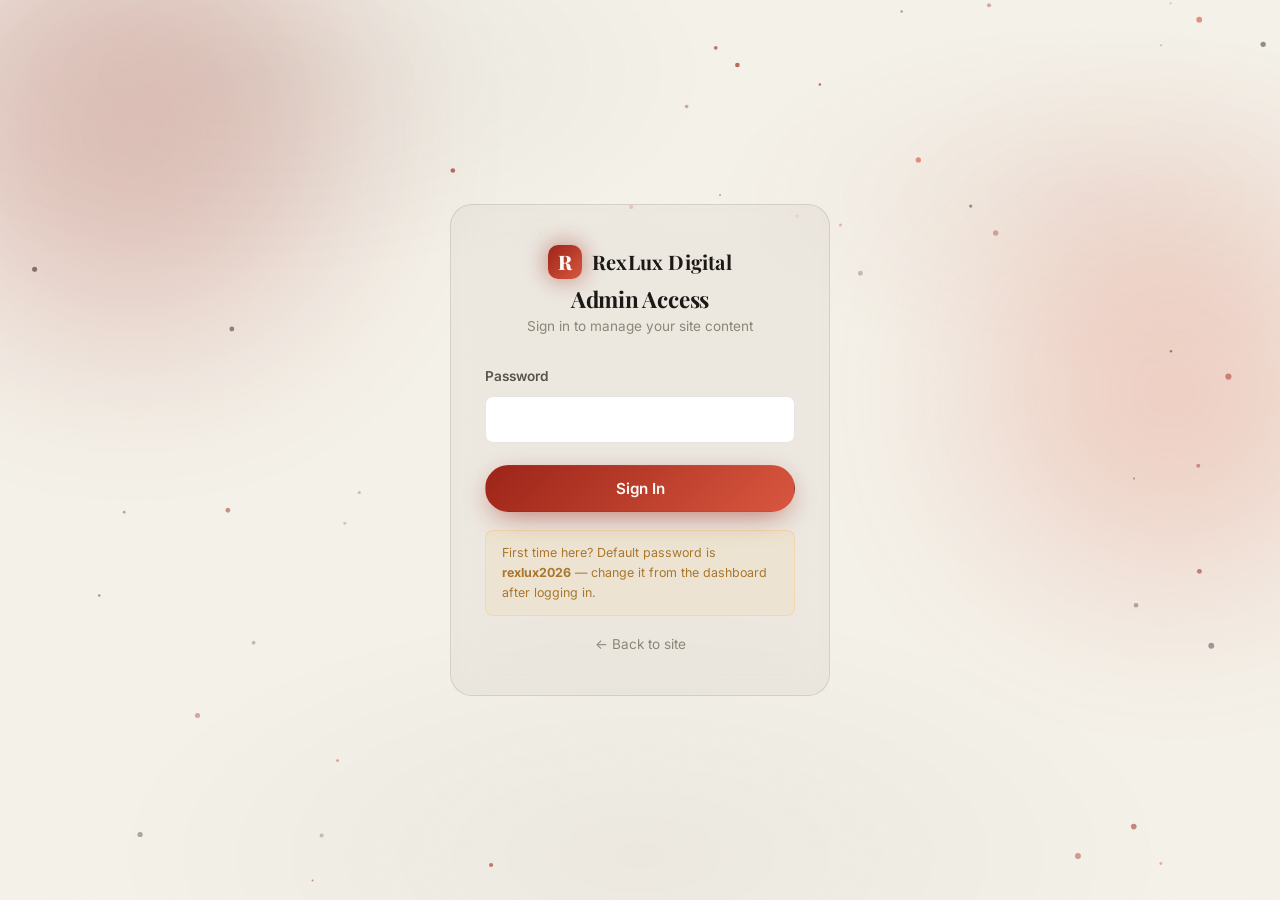
<file: admin/dashboard.html>
<!DOCTYPE html>
<html lang="en">
<head>
<meta charset="UTF-8">
<meta name="viewport" content="width=device-width, initial-scale=1.0">
<title>Admin Dashboard — RexLux Digital</title>
<meta name="robots" content="noindex, nofollow">
<link rel="icon" href="data:image/svg+xml,<svg xmlns=%22http://www.w3.org/2000/svg%22 viewBox=%220 0 100 100%22><rect width=%22100%22 height=%22100%22 rx=%2224%22 fill=%22%237c5cff%22/><text x=%2250%25%22 y=%2262%25%22 font-size=%2258%22 fill=%22white%22 text-anchor=%22middle%22 font-family=%22sans-serif%22 font-weight=%22bold%22>R</text></svg>">
<link rel="preconnect" href="https://fonts.googleapis.com">
<link rel="preconnect" href="https://fonts.gstatic.com" crossorigin>
<link href="https://fonts.googleapis.com/css2?family=Inter:wght@400;500;600;700&family=Playfair+Display:wght@600;700;800&display=swap" rel="stylesheet">
<link rel="stylesheet" href="../assets/css/style.css">
</head>
<body>

<canvas id="bg-canvas"></canvas>
<div class="grid-overlay"></div>
<div class="noise-overlay"></div>

<div class="admin-shell">
  <header class="admin-topbar">
    <div class="container">
      <a href="../index.html" class="logo"><span class="logo-mark">R</span>RexLux Digital <span class="badge" style="margin-left:10px;">Admin</span></a>
      <div style="display:flex;gap:12px;align-items:center;">
        <a href="../index.html" class="btn btn-ghost btn-sm" target="_blank">View Site ↗</a>
        <button class="btn btn-ghost btn-sm" id="logout-btn">Log Out</button>
      </div>
    </div>
  </header>

  <div class="admin-wrap">
    <h1 style="margin-bottom:8px;">Content Dashboard</h1>
    <p style="color:var(--text-dim);margin-bottom:40px;">Edit the services and projects shown on your live site. Changes save to this browser instantly — use <strong>Export JSON</strong> to publish them for every visitor.</p>

    <div class="admin-stats">
      <div class="admin-stat"><div class="num" id="stat-services">0</div><div class="label">Services</div></div>
      <div class="admin-stat"><div class="num" id="stat-projects">0</div><div class="label">Projects</div></div>
    </div>

    <!-- Services -->
    <div class="admin-panel">
      <h2 id="service-form-title">Add Service</h2>
      <p class="hint">Shown on the Home &amp; Services pages.</p>
      <form id="service-form">
        <div class="form-grid">
          <div class="field">
            <label for="s-title">Title</label>
            <input type="text" id="s-title" name="title" required>
          </div>
          <div class="field">
            <label for="s-icon">Icon</label>
            <select id="s-icon" name="icon">
              <option value="code">Code</option>
              <option value="layers">Layers</option>
              <option value="refresh">Refresh</option>
              <option value="shield">Shield</option>
              <option value="trend">Trend</option>
              <option value="bolt">Bolt</option>
            </select>
          </div>
          <div class="field full">
            <label for="s-summary">Short Summary (used on Home &amp; card preview)</label>
            <input type="text" id="s-summary" name="summary" required>
          </div>
          <div class="field full">
            <label for="s-detail">Full Description (used on Services page)</label>
            <textarea id="s-detail" name="detail"></textarea>
          </div>
        </div>
        <div class="admin-form-actions">
          <button type="submit" class="btn btn-primary">Save Service</button>
          <button type="button" class="btn btn-ghost" id="reset-service-form">Clear Form</button>
        </div>
      </form>
      <hr style="border-color:var(--border);margin:30px 0;">
      <div id="service-list"></div>
    </div>

    <!-- Projects -->
    <div class="admin-panel">
      <h2 id="project-form-title">Add Project</h2>
      <p class="hint">Shown on the Home (featured) &amp; Projects pages.</p>
      <form id="project-form">
        <div class="form-grid">
          <div class="field">
            <label for="p-name">Project Name</label>
            <input type="text" id="p-name" name="name" required>
          </div>
          <div class="field">
            <label for="p-category">Categories (comma-separated: business, react, python, landing)</label>
            <input type="text" id="p-category" name="category" placeholder="business, react">
          </div>
          <div class="field">
            <label for="p-tech">Technology (comma-separated)</label>
            <input type="text" id="p-tech" name="tech" placeholder="React, REST API">
          </div>
          <div class="field">
            <label for="p-demo">Live Demo URL</label>
            <input type="url" id="p-demo" name="demo" placeholder="https://...">
          </div>
          <div class="field full">
            <label for="p-github">GitHub URL</label>
            <input type="url" id="p-github" name="github" placeholder="https://github.com/...">
          </div>
          <div class="field full">
            <label for="p-description">Description</label>
            <textarea id="p-description" name="description" required></textarea>
          </div>
        </div>
        <div class="admin-form-actions">
          <button type="submit" class="btn btn-primary">Save Project</button>
          <button type="button" class="btn btn-ghost" id="reset-project-form">Clear Form</button>
        </div>
      </form>
      <hr style="border-color:var(--border);margin:30px 0;">
      <div id="project-list"></div>
    </div>

    <!-- Data management -->
    <div class="admin-panel">
      <h2>Publish Content</h2>
      <p class="hint">Export your edits as JSON, then paste them into <code>assets/js/data.js</code> (the <code>RX_DEFAULT_DATA</code> object) and push to GitHub so all visitors see the update.</p>
      <div class="admin-io-actions">
        <button type="button" class="btn btn-primary" id="export-json">Export JSON</button>
        <label class="file-input-label">
          Import JSON
          <input type="file" id="import-json" accept="application/json">
        </label>
        <button type="button" class="btn btn-ghost danger" id="restore-defaults">Restore Defaults</button>
      </div>
    </div>

    <!-- Password -->
    <div class="admin-panel">
      <h2>Change Password</h2>
      <p class="hint">This protects the admin panel in this browser. See the security note below.</p>
      <form id="password-form">
        <div class="form-grid">
          <div class="field">
            <label for="current-password">Current Password</label>
            <input type="password" id="current-password" name="current" required>
          </div>
          <div class="field"></div>
          <div class="field">
            <label for="new-password">New Password</label>
            <input type="password" id="new-password" name="next" required minlength="6">
          </div>
          <div class="field">
            <label for="confirm-password">Confirm New Password</label>
            <input type="password" id="confirm-password" name="confirmPassword" required minlength="6">
          </div>
        </div>
        <button type="submit" class="btn btn-primary">Update Password</button>
        <div class="form-status" id="password-msg"></div>
      </form>
      <div class="admin-default-note" style="margin-top:24px;">
        <strong>Note:</strong> this is a static GitHub Pages site with no server, so this login only protects the panel in your own browser — it isn't a substitute for real backend authentication. Don't use it to gate anything highly sensitive.
      </div>
    </div>

  </div>
</div>

<script src="../assets/js/particles.js"></script>
<script src="../assets/js/data.js"></script>
<script src="../assets/js/admin.js"></script>
<script>rxInitDashboard();</script>
</body>
</html>
</file>
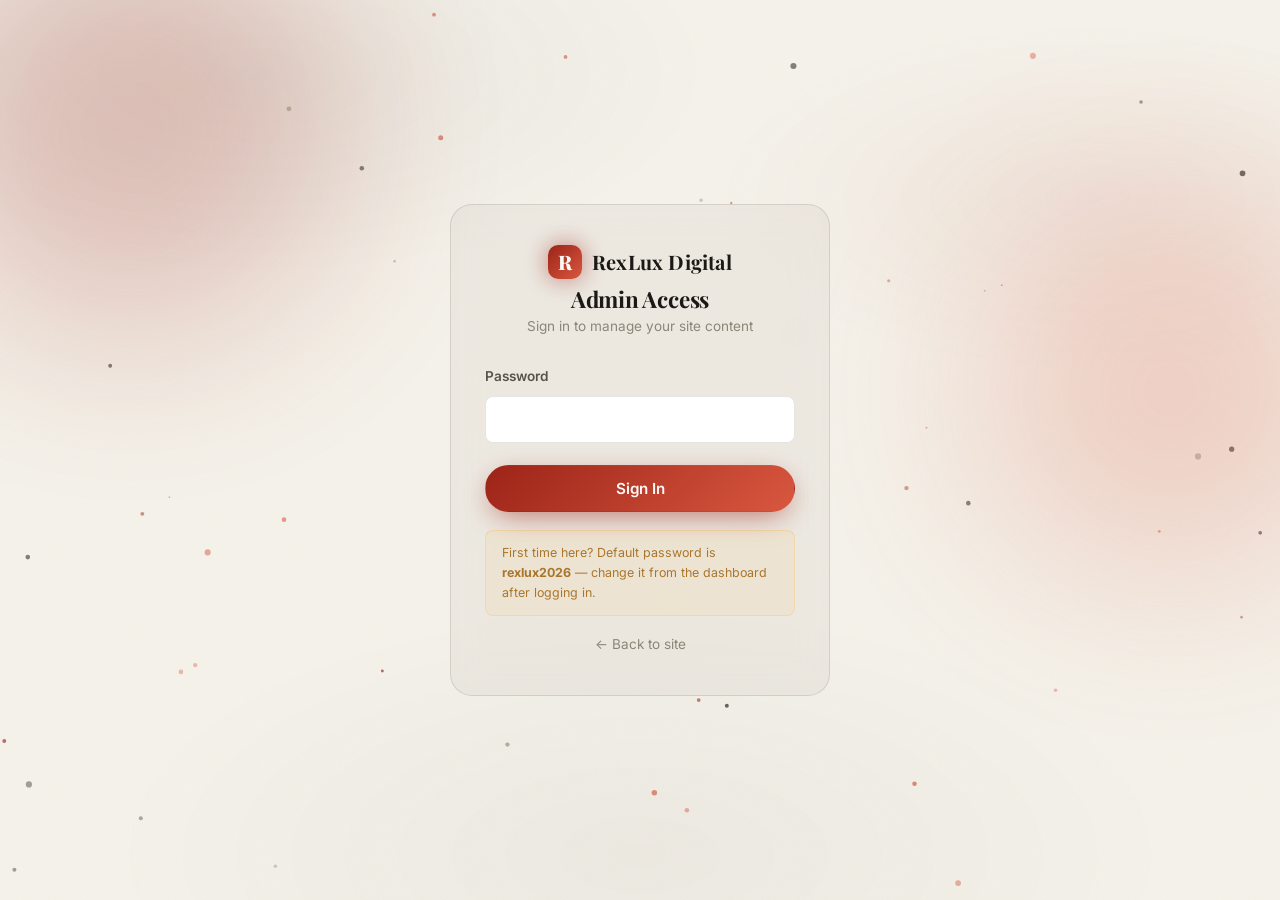
<file: admin/login.html>
<!DOCTYPE html>
<html lang="en">
<head>
<meta charset="UTF-8">
<meta name="viewport" content="width=device-width, initial-scale=1.0">
<title>Admin Login — RexLux Digital</title>
<meta name="robots" content="noindex, nofollow">
<link rel="icon" href="data:image/svg+xml,<svg xmlns=%22http://www.w3.org/2000/svg%22 viewBox=%220 0 100 100%22><rect width=%22100%22 height=%22100%22 rx=%2224%22 fill=%22%237c5cff%22/><text x=%2250%25%22 y=%2262%25%22 font-size=%2258%22 fill=%22white%22 text-anchor=%22middle%22 font-family=%22sans-serif%22 font-weight=%22bold%22>R</text></svg>">
<link rel="preconnect" href="https://fonts.googleapis.com">
<link rel="preconnect" href="https://fonts.gstatic.com" crossorigin>
<link href="https://fonts.googleapis.com/css2?family=Inter:wght@400;500;600;700&family=Playfair+Display:wght@600;700;800&display=swap" rel="stylesheet">
<link rel="stylesheet" href="../assets/css/style.css">
</head>
<body>

<canvas id="bg-canvas"></canvas>
<div class="grid-overlay"></div>
<div class="noise-overlay"></div>

<div class="login-shell">
  <div class="orb orb-1" style="top:-80px;left:-80px;"></div>
  <div class="orb orb-2" style="bottom:-100px;right:-80px;"></div>
  <div class="login-card">
    <div class="logo"><span class="logo-mark">R</span>RexLux Digital</div>
    <h1>Admin Access</h1>
    <p class="hint">Sign in to manage your site content</p>
    <form id="login-form">
      <div class="field">
        <label for="login-password">Password</label>
        <input type="password" id="login-password" name="password" required autocomplete="current-password">
      </div>
      <div class="login-error" id="login-error"></div>
      <button type="submit" class="btn btn-primary btn-block">Sign In</button>
    </form>
    <div class="admin-default-note">First time here? Default password is <strong>rexlux2026</strong> — change it from the dashboard after logging in.</div>
    <a href="../index.html" class="login-back">← Back to site</a>
  </div>
</div>

<script src="../assets/js/particles.js"></script>
<script src="../assets/js/admin.js"></script>
<script>rxInitLoginPage();</script>
</body>
</html>
</file>
<file: assets/css/style.css>
/* =========================================================
   RexLux Digital — Core Design System
   Ink-wash theme: misty paper ground, black ink, vermillion
   red as the single accent — after the sumi-e pagoda/maple
   reference. Motion stays heavy (drifting embers, brush-style
   reveals, glowing red accents) but the palette is monochrome
   ink + one red instead of neon multi-color.
   ========================================================= */

:root{
  --bg:#f5f2ea;
  --bg-alt:#eae4d6;
  --surface:rgba(26,22,16,.035);
  --surface-strong:rgba(26,22,16,.065);
  --border:rgba(26,22,16,.11);
  --border-strong:rgba(26,22,16,.22);
  --text:#1b1815;
  --text-dim:#57524a;
  --text-dimmer:#8c8577;
  --primary:#9c2418;
  --primary-2:#d9573f;
  --accent:#2a2622;
  --success:#4a7856;
  --warn:#a9762c;
  --radius-lg:22px;
  --radius-md:14px;
  --radius-sm:8px;
  --maxw:1180px;
  --nav-h:78px;
  --ease:cubic-bezier(.16,.84,.44,1);
}

*,*::before,*::after{box-sizing:border-box;}
html{scroll-behavior:smooth;}
body{
  margin:0;
  background:var(--bg);
  color:var(--text);
  font-family:'Inter',system-ui,-apple-system,Segoe UI,Roboto,sans-serif;
  font-size:16px;
  line-height:1.6;
  overflow-x:hidden;
  -webkit-font-smoothing:antialiased;
}
h1,h2,h3,h4{
  font-family:'Playfair Display','Inter',sans-serif;
  line-height:1.15;
  margin:0 0 .5em;
  letter-spacing:-.01em;
}
p{margin:0 0 1em;color:var(--text-dim);}
a{color:inherit;text-decoration:none;}
img{max-width:100%;display:block;}
ul{list-style:none;margin:0;padding:0;}
button{font-family:inherit;}

::selection{background:var(--primary);color:#fff;}

::-webkit-scrollbar{width:10px;}
::-webkit-scrollbar-track{background:var(--bg);}
::-webkit-scrollbar-thumb{background:linear-gradient(var(--primary),var(--primary-2));border-radius:10px;}

.container{
  max-width:var(--maxw);
  margin:0 auto;
  padding:0 24px;
}

.gradient-text{
  background:linear-gradient(90deg,var(--primary-2),var(--primary) 45%,var(--accent));
  background-size:200% auto;
  -webkit-background-clip:text;
  background-clip:text;
  color:transparent;
  animation:gradientShift 6s linear infinite;
}
@keyframes gradientShift{
  0%{background-position:0% 50%;}
  100%{background-position:200% 50%;}
}

/* =============== Animated backdrop layers =============== */
#bg-canvas{
  position:fixed;
  inset:0;
  z-index:0;
  pointer-events:none;
}
.grid-overlay{
  position:fixed;
  inset:0;
  z-index:0;
  background-image:
    radial-gradient(ellipse 55% 35% at 20% 8%,rgba(26,22,16,.05),transparent 65%),
    radial-gradient(ellipse 45% 30% at 85% 22%,rgba(156,36,24,.05),transparent 65%),
    radial-gradient(ellipse 60% 40% at 50% 95%,rgba(26,22,16,.04),transparent 70%);
  pointer-events:none;
}
.noise-overlay{
  position:fixed;
  inset:0;
  z-index:1;
  opacity:.03;
  pointer-events:none;
  background-image:url("data:image/svg+xml;utf8,<svg xmlns='http://www.w3.org/2000/svg' width='120' height='120'><filter id='n'><feTurbulence type='fractalNoise' baseFrequency='.9' numOctaves='2' stitchTiles='stitch'/></filter><rect width='100%25' height='100%25' filter='url(%23n)'/></svg>");
}
main, header, footer{position:relative;z-index:2;}

.orb{
  position:absolute;
  border-radius:50%;
  filter:blur(90px);
  opacity:.22;
  pointer-events:none;
  animation:float 14s var(--ease) infinite alternate;
}
.orb-1{width:420px;height:420px;background:var(--primary);top:-120px;left:-100px;}
.orb-2{width:380px;height:380px;background:var(--primary-2);top:200px;right:-140px;animation-delay:-4s;}
.orb-3{width:320px;height:320px;background:var(--accent);bottom:-100px;left:35%;animation-delay:-8s;}
@keyframes float{
  0%{transform:translate(0,0) scale(1);}
  100%{transform:translate(30px,-40px) scale(1.12);}
}

/* =============== Navbar =============== */
.navbar{
  position:fixed;
  top:0;left:0;right:0;
  height:var(--nav-h);
  z-index:100;
  display:flex;
  align-items:center;
  background:rgba(255,255,255,.6);
  backdrop-filter:blur(18px) saturate(140%);
  -webkit-backdrop-filter:blur(18px) saturate(140%);
  border-bottom:1px solid transparent;
  transition:border-color .4s var(--ease),background .4s var(--ease),height .3s var(--ease);
}
.navbar.scrolled{
  border-bottom-color:var(--border);
  background:rgba(255,255,255,.88);
  height:66px;
}
.nav-inner{
  width:100%;
  max-width:var(--maxw);
  margin:0 auto;
  padding:0 24px;
  display:flex;
  align-items:center;
  justify-content:space-between;
}
.logo{
  display:flex;
  align-items:center;
  gap:10px;
  font-family:'Playfair Display',sans-serif;
  font-weight:700;
  font-size:1.25rem;
  letter-spacing:.01em;
}
.logo-mark{
  width:34px;height:34px;
  border-radius:10px;
  background:linear-gradient(135deg,var(--primary),var(--primary-2));
  display:flex;align-items:center;justify-content:center;
  font-weight:800;color:#fdfaf5;
  box-shadow:0 0 24px rgba(156,36,24,.55);
  animation:pulseGlow 3.5s ease-in-out infinite;
}
@keyframes pulseGlow{
  0%,100%{box-shadow:0 0 18px rgba(156,36,24,.45);}
  50%{box-shadow:0 0 32px rgba(217,87,63,.65);}
}
.nav-links{
  display:flex;
  align-items:center;
  gap:8px;
}
.nav-links a{
  position:relative;
  padding:10px 16px;
  font-size:.94rem;
  font-weight:500;
  color:var(--text-dim);
  border-radius:100px;
  transition:color .25s,background .25s;
}
.nav-links a:hover{color:var(--text);background:var(--surface);}
.nav-links a.active{color:var(--text);}
.nav-links a.active::after{
  content:'';
  position:absolute;
  left:16px;right:16px;bottom:6px;
  height:2px;
  background:linear-gradient(90deg,var(--primary-2),var(--primary));
  border-radius:2px;
}
.nav-cta{display:flex;align-items:center;gap:14px;}
.lang-switcher{
  appearance:auto;
  background:var(--surface);
  border:1px solid var(--border);
  border-radius:100px;
  padding:8px 12px;
  font-size:.78rem;
  font-weight:700;
  letter-spacing:.03em;
  color:var(--text);
  cursor:pointer;
  transition:border-color .3s,background .3s;
}
.lang-switcher:hover{border-color:var(--border-strong);background:var(--surface-strong);}
.lang-switcher:focus{outline:none;border-color:var(--primary-2);}
.nav-toggle{
  display:none;
  width:42px;height:42px;
  border-radius:var(--radius-sm);
  border:1px solid var(--border);
  background:var(--surface);
  flex-direction:column;
  align-items:center;
  justify-content:center;
  gap:5px;
  cursor:pointer;
}
.nav-toggle span{width:20px;height:2px;background:var(--text);transition:transform .3s,opacity .3s;}
.nav-toggle.open span:nth-child(1){transform:translateY(7px) rotate(45deg);}
.nav-toggle.open span:nth-child(2){opacity:0;}
.nav-toggle.open span:nth-child(3){transform:translateY(-7px) rotate(-45deg);}

/* =============== Buttons =============== */
.btn{
  display:inline-flex;
  align-items:center;
  justify-content:center;
  gap:8px;
  padding:13px 26px;
  border-radius:100px;
  font-weight:600;
  font-size:.95rem;
  border:1px solid transparent;
  cursor:pointer;
  transition:transform .25s var(--ease),box-shadow .25s var(--ease),background .25s,border-color .25s;
  white-space:nowrap;
}
.btn:active{transform:scale(.96);}
.btn-primary{
  background:linear-gradient(135deg,var(--primary),var(--primary-2));
  color:#fdfaf5;
  box-shadow:0 8px 30px -8px rgba(156,36,24,.7);
}
.btn-primary:hover{transform:translateY(-3px);box-shadow:0 14px 36px -8px rgba(217,87,63,.6);}
.btn-ghost{
  background:var(--surface);
  color:var(--text);
  border-color:var(--border);
  backdrop-filter:blur(8px);
}
.btn-ghost:hover{border-color:var(--border-strong);transform:translateY(-3px);background:var(--surface-strong);}
.btn-sm{padding:9px 18px;font-size:.85rem;}
.btn-block{width:100%;}

/* =============== Sections & reveal =============== */
section{padding:120px 0;position:relative;}
.section-tight{padding:80px 0;}
.eyebrow{
  display:inline-flex;
  align-items:center;
  gap:8px;
  font-size:.78rem;
  font-weight:700;
  letter-spacing:.14em;
  text-transform:uppercase;
  color:var(--primary-2);
  margin-bottom:18px;
}
.eyebrow::before{
  content:'';
  width:8px;height:8px;border-radius:50%;
  background:var(--primary-2);
  box-shadow:0 0 12px var(--primary-2);
  animation:blink 1.6s ease-in-out infinite;
}
@keyframes blink{0%,100%{opacity:1;}50%{opacity:.35;}}

.section-head{max-width:640px;margin:0 auto 60px;text-align:center;}
.section-head h2{font-size:clamp(1.9rem,4vw,2.8rem);}
.section-head p{font-size:1.05rem;}

[data-reveal]{
  opacity:0;
  transform:translateY(36px);
  transition:opacity .8s var(--ease),transform .8s var(--ease);
}
[data-reveal].in{opacity:1;transform:translateY(0);}
[data-reveal="left"]{transform:translateX(-40px);}
[data-reveal="left"].in{transform:translateX(0);}
[data-reveal="right"]{transform:translateX(40px);}
[data-reveal="right"].in{transform:translateX(0);}
[data-reveal="scale"]{transform:scale(.9);}
[data-reveal="scale"].in{transform:scale(1);}

/* stagger children */
.stagger [data-reveal]:nth-child(1){transition-delay:0s;}
.stagger [data-reveal]:nth-child(2){transition-delay:.08s;}
.stagger [data-reveal]:nth-child(3){transition-delay:.16s;}
.stagger [data-reveal]:nth-child(4){transition-delay:.24s;}
.stagger [data-reveal]:nth-child(5){transition-delay:.32s;}
.stagger [data-reveal]:nth-child(6){transition-delay:.4s;}

/* =============== Hero =============== */
.hero{
  min-height:92vh;
  display:flex;
  align-items:center;
  padding-top:var(--nav-h);
  position:relative;
  overflow:hidden;
}
.hero-inner{
  max-width:var(--maxw);
  margin:0 auto;
  padding:60px 24px;
  text-align:center;
  width:100%;
}
.hero h1{
  font-size:clamp(2.6rem,6.5vw,5rem);
  font-weight:700;
  margin-bottom:.4em;
}
.hero .lede{
  font-size:clamp(1.05rem,2vw,1.3rem);
  max-width:640px;
  margin:0 auto 2.4em;
  color:var(--text-dim);
}
.hero-cta{
  display:flex;
  gap:16px;
  justify-content:center;
  flex-wrap:wrap;
  margin-bottom:70px;
}
.hero-stats{
  display:flex;
  gap:48px;
  justify-content:center;
  flex-wrap:wrap;
}
.hero-stat{text-align:center;}
.hero-stat .num{
  font-family:'Playfair Display',sans-serif;
  font-size:2.2rem;
  font-weight:700;
  background:linear-gradient(135deg,var(--primary-2),var(--primary));
  -webkit-background-clip:text;background-clip:text;color:transparent;
}
.hero-stat .label{font-size:.82rem;color:var(--text-dimmer);text-transform:uppercase;letter-spacing:.08em;}

.typed-cursor{
  display:inline-block;
  width:3px;
  background:var(--primary-2);
  margin-left:4px;
  animation:blinkCursor 1s step-end infinite;
}
@keyframes blinkCursor{0%,100%{opacity:1;}50%{opacity:0;}}

.scroll-cue{
  position:absolute;
  bottom:36px;left:50%;
  transform:translateX(-50%);
  display:flex;flex-direction:column;align-items:center;gap:8px;
  color:var(--text-dimmer);
  font-size:.75rem;
  letter-spacing:.14em;
  text-transform:uppercase;
  animation:bob 2.4s ease-in-out infinite;
}
.scroll-cue .line{width:1px;height:34px;background:linear-gradient(var(--primary-2),transparent);}
@keyframes bob{0%,100%{transform:translate(-50%,0);}50%{transform:translate(-50%,10px);}}

/* =============== Cards =============== */
.card{
  background:var(--surface);
  border:1px solid var(--border);
  border-radius:var(--radius-lg);
  padding:32px;
  backdrop-filter:blur(14px);
  transition:transform .4s var(--ease),border-color .4s var(--ease),box-shadow .4s var(--ease),background .4s var(--ease);
  position:relative;
  overflow:hidden;
}
.card::before{
  content:'';
  position:absolute;inset:0;
  background:radial-gradient(420px circle at var(--mx,50%) var(--my,0%),rgba(156,36,24,.14),transparent 60%);
  opacity:0;
  transition:opacity .4s;
  pointer-events:none;
}
.card:hover::before{opacity:1;}
.card:hover{
  transform:translateY(-8px);
  border-color:var(--border-strong);
  box-shadow:0 24px 50px -20px rgba(26,22,16,.22);
  background:var(--surface-strong);
}

/* Grids */
.grid-3{display:grid;grid-template-columns:repeat(3,1fr);gap:28px;}
.grid-2{display:grid;grid-template-columns:repeat(2,1fr);gap:28px;}
@media(max-width:900px){.grid-3{grid-template-columns:repeat(2,1fr);}}
@media(max-width:640px){.grid-3,.grid-2{grid-template-columns:1fr;}}

/* Services */
.service-card .icon{
  width:56px;height:56px;
  border-radius:var(--radius-md);
  background:linear-gradient(135deg,rgba(156,36,24,.25),rgba(217,87,63,.15));
  display:flex;align-items:center;justify-content:center;
  margin-bottom:20px;
  color:var(--primary-2);
  transition:transform .4s var(--ease);
}
.card:hover .icon{transform:rotate(-8deg) scale(1.08);}
.service-card h3{font-size:1.25rem;margin-bottom:.4em;}
.service-card p{font-size:.94rem;margin-bottom:0;}

/* Feature checklist */
.feature-grid{display:grid;grid-template-columns:repeat(3,1fr);gap:22px;}
@media(max-width:760px){.feature-grid{grid-template-columns:repeat(2,1fr);}}
@media(max-width:480px){.feature-grid{grid-template-columns:1fr;}}
.feature{
  display:flex;align-items:center;gap:14px;
  padding:20px 22px;
  background:var(--surface);
  border:1px solid var(--border);
  border-radius:var(--radius-md);
  transition:transform .35s var(--ease),border-color .35s;
}
.feature:hover{transform:translateY(-4px);border-color:var(--border-strong);}
.feature .check{
  width:34px;height:34px;flex:none;
  border-radius:50%;
  background:linear-gradient(135deg,var(--success),var(--primary-2));
  display:flex;align-items:center;justify-content:center;
  color:#fdfaf5;font-weight:700;
}
.feature span.label{font-weight:600;font-size:.96rem;}

/* Project cards */
.project-card{padding:0;overflow:hidden;}
.project-media{
  aspect-ratio:16/10;
  background:linear-gradient(135deg,var(--primary),var(--primary-2));
  position:relative;
  overflow:hidden;
  display:flex;align-items:center;justify-content:center;
  font-family:'Playfair Display',sans-serif;
  font-weight:700;
  font-size:1.4rem;
  color:rgba(255,255,255,.92);
}
.project-media img{position:absolute;inset:0;width:100%;height:100%;object-fit:cover;object-position:top;transition:transform .7s cubic-bezier(.22,.61,.36,1);}
.project-card:hover .project-media img{transform:scale(1.06);}
.project-media::after{
  content:'';
  position:absolute;inset:0;
  background:linear-gradient(120deg,transparent 30%,rgba(255,255,255,.18) 50%,transparent 70%);
  background-size:220% 100%;
  animation:sheen 3.5s linear infinite;
}
@keyframes sheen{0%{background-position:200% 0;}100%{background-position:-40% 0;}}
.project-body{padding:26px 28px 28px;}
.project-tags{display:flex;gap:8px;flex-wrap:wrap;margin-bottom:14px;}
.tag{
  font-size:.72rem;
  font-weight:600;
  letter-spacing:.03em;
  padding:5px 12px;
  border-radius:100px;
  background:rgba(156,36,24,.14);
  color:var(--primary-2);
  border:1px solid rgba(156,36,24,.25);
}
.project-body h3{font-size:1.2rem;margin-bottom:.3em;}
.project-body p{font-size:.9rem;}
.project-links{display:flex;gap:12px;margin-top:18px;}
.project-links a{
  font-size:.85rem;font-weight:600;
  display:inline-flex;align-items:center;gap:6px;
  color:var(--text);
  padding:8px 14px;
  border:1px solid var(--border);
  border-radius:100px;
  transition:border-color .3s,background .3s,transform .3s;
}
.project-links a:hover{border-color:var(--primary-2);background:var(--surface-strong);transform:translateY(-2px);}

/* Filters */
.filter-row{display:flex;gap:10px;justify-content:center;flex-wrap:wrap;margin-bottom:50px;}
.filter-btn{
  padding:10px 20px;
  border-radius:100px;
  border:1px solid var(--border);
  background:var(--surface);
  color:var(--text-dim);
  font-weight:600;
  font-size:.86rem;
  cursor:pointer;
  transition:all .3s var(--ease);
}
.filter-btn:hover{color:var(--text);border-color:var(--border-strong);}
.filter-btn.active{
  color:#fdfaf5;
  background:linear-gradient(135deg,var(--primary),var(--primary-2));
  border-color:transparent;
}
.project-grid-wrap{display:grid;grid-template-columns:repeat(3,1fr);gap:28px;}
@media(max-width:960px){.project-grid-wrap{grid-template-columns:repeat(2,1fr);}}
@media(max-width:640px){.project-grid-wrap{grid-template-columns:1fr;}}
.project-card.hide{display:none;}

/* =============== Process steps =============== */
.process-track{
  position:relative;
  display:grid;
  grid-template-columns:repeat(6,1fr);
  gap:20px;
  counter-reset:step;
}
@media(max-width:960px){.process-track{grid-template-columns:repeat(3,1fr);}}
@media(max-width:560px){.process-track{grid-template-columns:1fr;}}
.step{
  background:var(--surface);
  border:1px solid var(--border);
  border-radius:var(--radius-md);
  padding:26px 20px;
  text-align:center;
  transition:transform .35s var(--ease),border-color .35s;
}
.step:hover{transform:translateY(-6px);border-color:var(--primary-2);}
.step .n{
  width:40px;height:40px;margin:0 auto 14px;
  border-radius:50%;
  display:flex;align-items:center;justify-content:center;
  font-weight:700;
  font-family:'Playfair Display',sans-serif;
  background:linear-gradient(135deg,var(--primary),var(--primary-2));
  color:#fdfaf5;
}
.step h4{font-size:1rem;margin-bottom:.3em;}
.step p{font-size:.82rem;margin:0;}

/* =============== CTA band =============== */
.cta-band{
  border-radius:var(--radius-lg);
  padding:70px 40px;
  text-align:center;
  background:linear-gradient(135deg,rgba(156,36,24,.18),rgba(217,87,63,.1));
  border:1px solid var(--border-strong);
  position:relative;
  overflow:hidden;
}
.cta-band::before{
  content:'';
  position:absolute;inset:-2px;
  background:conic-gradient(from 0deg,var(--primary),var(--primary-2),var(--accent),var(--primary));
  opacity:.15;
  animation:spin 12s linear infinite;
}
.cta-band > *{position:relative;z-index:1;}
@keyframes spin{to{transform:rotate(360deg);}}
.cta-band h2{font-size:clamp(1.8rem,4vw,2.6rem);margin-bottom:.3em;}
.cta-band p{max-width:520px;margin:0 auto 28px;}

/* =============== Forms =============== */
.form-grid{display:grid;grid-template-columns:1fr 1fr;gap:20px;}
@media(max-width:640px){.form-grid{grid-template-columns:1fr;}}
.field{display:flex;flex-direction:column;gap:8px;margin-bottom:20px;}
.field.full{grid-column:1/-1;}
.field label{font-size:.85rem;font-weight:600;color:var(--text-dim);}
.field input,.field select,.field textarea{
  background:#fff;
  border:1px solid var(--border);
  border-radius:var(--radius-sm);
  padding:13px 16px;
  color:var(--text);
  font-family:inherit;
  font-size:.95rem;
  transition:border-color .3s,box-shadow .3s,background .3s;
}
.field input:focus,.field select:focus,.field textarea:focus{
  outline:none;
  border-color:var(--primary-2);
  box-shadow:0 0 0 4px rgba(217,87,63,.12);
  background:#fff;
}
.field textarea{resize:vertical;min-height:130px;}
.field select option{background:var(--bg-alt);color:var(--text);}
.form-status{
  margin-top:16px;
  padding:14px 18px;
  border-radius:var(--radius-sm);
  font-size:.9rem;
  display:none;
}
.form-status.show{display:block;}
.form-status.ok{background:rgba(43,232,154,.12);border:1px solid rgba(43,232,154,.4);color:var(--success);}
.form-status.err{background:rgba(255,80,80,.12);border:1px solid rgba(255,80,80,.4);color:#ff8080;}

/* =============== Info / FAQ =============== */
.info-grid{display:grid;grid-template-columns:repeat(4,1fr);gap:22px;}
@media(max-width:900px){.info-grid{grid-template-columns:repeat(2,1fr);}}
@media(max-width:480px){.info-grid{grid-template-columns:1fr;}}
.info-card{text-align:center;padding:26px 18px;}
.info-card .icon{
  width:48px;height:48px;margin:0 auto 14px;
  border-radius:50%;
  background:linear-gradient(135deg,var(--primary),var(--primary-2));
  display:flex;align-items:center;justify-content:center;
  color:#fdfaf5;
}
.info-card h4{font-size:.95rem;margin-bottom:.3em;}
.info-card p{font-size:.85rem;margin:0;}

.faq-item{
  border:1px solid var(--border);
  border-radius:var(--radius-md);
  margin-bottom:14px;
  overflow:hidden;
  background:var(--surface);
}
.faq-q{
  display:flex;align-items:center;justify-content:space-between;
  padding:20px 24px;
  cursor:pointer;
  font-weight:600;
  font-size:.98rem;
}
.faq-q .plus{
  width:26px;height:26px;flex:none;
  border-radius:50%;
  border:1px solid var(--border-strong);
  display:flex;align-items:center;justify-content:center;
  transition:transform .35s var(--ease);
}
.faq-item.open .plus{transform:rotate(135deg);background:var(--primary);border-color:transparent;}
.faq-a{
  max-height:0;
  overflow:hidden;
  transition:max-height .4s var(--ease),padding .4s var(--ease);
  padding:0 24px;
  font-size:.9rem;
  color:var(--text-dim);
}
.faq-item.open .faq-a{max-height:220px;padding:0 24px 22px;}

/* =============== Footer =============== */
footer{
  border-top:1px solid var(--border);
  padding:70px 0 30px;
  background:var(--bg-alt);
}
.footer-grid{
  display:grid;
  grid-template-columns:2fr 1fr 1fr 1.4fr;
  gap:40px;
  margin-bottom:50px;
}
@media(max-width:800px){.footer-grid{grid-template-columns:1fr 1fr;}}
@media(max-width:480px){.footer-grid{grid-template-columns:1fr;}}
.footer-brand p{font-size:.9rem;max-width:280px;}
.footer-col h5{
  font-size:.78rem;
  text-transform:uppercase;
  letter-spacing:.1em;
  color:var(--text-dimmer);
  margin-bottom:18px;
}
.footer-col ul li{margin-bottom:10px;}
.footer-col a{font-size:.9rem;color:var(--text-dim);transition:color .25s;}
.footer-col a:hover{color:var(--primary-2);}
.social-row{display:flex;gap:10px;margin-top:6px;}
.social-row a{
  width:38px;height:38px;
  border-radius:50%;
  border:1px solid var(--border);
  display:flex;align-items:center;justify-content:center;
  transition:all .3s var(--ease);
}
.social-row a:hover{border-color:var(--primary-2);color:var(--primary-2);transform:translateY(-3px);}
.newsletter{
  display:flex;gap:0;
  border:1px solid var(--border);
  border-radius:100px;
  overflow:hidden;
  margin-top:8px;
}
.newsletter input{
  flex:1;background:transparent;border:none;color:var(--text);
  padding:12px 18px;font-size:.88rem;
}
.newsletter input:focus{outline:none;}
.newsletter button{
  border:none;padding:0 20px;
  background:linear-gradient(135deg,var(--primary),var(--primary-2));
  color:#fdfaf5;font-weight:700;cursor:pointer;
}
.footer-bottom{
  display:flex;justify-content:space-between;align-items:center;flex-wrap:wrap;gap:12px;
  padding-top:28px;border-top:1px solid var(--border);
  font-size:.82rem;color:var(--text-dimmer);
}
.footer-bottom a{color:var(--text-dimmer);}
.footer-bottom a:hover{color:var(--primary-2);}

/* =============== Misc utility =============== */
.text-center{text-align:center;}
.mt-40{margin-top:40px;}
.mb-0{margin-bottom:0;}
.page-hero{
  padding:calc(var(--nav-h) + 70px) 0 90px;
  text-align:center;
}
.page-hero h1{font-size:clamp(2.2rem,5vw,3.6rem);}
.page-hero p{max-width:560px;margin:0 auto;font-size:1.05rem;}

.badge{
  display:inline-block;
  padding:6px 14px;
  border-radius:100px;
  background:var(--surface);
  border:1px solid var(--border);
  font-size:.78rem;
  color:var(--text-dim);
}

/* Skip link */
.skip-link{
  position:absolute;left:-999px;top:0;z-index:200;
  background:var(--primary);color:#fff;padding:12px 20px;border-radius:0 0 10px 0;
}
.skip-link:focus{left:0;}

@media(max-width:900px){
  .nav-links{
    position:fixed;top:var(--nav-h);left:0;right:0;bottom:0;
    flex-direction:column;
    padding:30px 24px;
    background:rgba(255,255,255,.98);
    backdrop-filter:blur(20px);
    transform:translateX(100%);
    transition:transform .4s var(--ease);
    align-items:stretch;
    gap:4px;
  }
  .nav-links.open{transform:translateX(0);}
  .nav-links a{padding:16px;font-size:1.05rem;}
  .nav-cta .btn-ghost{display:none;}
  .nav-toggle{display:flex;}
  .footer-grid{gap:30px;}
}

@media(prefers-reduced-motion:reduce){
  *{animation-duration:.001ms !important;animation-iteration-count:1 !important;transition-duration:.001ms !important;}
}

/* =========================================================
   Admin panel
   ========================================================= */
.admin-shell{min-height:100vh;padding-top:var(--nav-h);}
.admin-topbar{
  position:fixed;top:0;left:0;right:0;z-index:100;
  height:var(--nav-h);
  display:flex;align-items:center;
  background:rgba(255,255,255,.88);
  backdrop-filter:blur(18px);
  border-bottom:1px solid var(--border);
}
.admin-topbar .container{display:flex;align-items:center;justify-content:space-between;}
.admin-wrap{max-width:1040px;margin:0 auto;padding:60px 24px 100px;}
.admin-stats{display:flex;gap:20px;margin-bottom:50px;flex-wrap:wrap;}
.admin-stat{
  flex:1;min-width:160px;
  background:var(--surface);border:1px solid var(--border);
  border-radius:var(--radius-md);padding:22px 24px;
}
.admin-stat .num{font-family:'Playfair Display',sans-serif;font-size:2rem;font-weight:700;color:var(--primary-2);}
.admin-stat .label{font-size:.8rem;color:var(--text-dimmer);text-transform:uppercase;letter-spacing:.08em;}
.admin-panel{
  background:var(--surface);border:1px solid var(--border);
  border-radius:var(--radius-lg);padding:32px;margin-bottom:36px;
}
.admin-panel h2{font-size:1.3rem;margin-bottom:6px;}
.admin-panel .hint{font-size:.85rem;color:var(--text-dimmer);margin-bottom:24px;}
.admin-row{
  display:flex;align-items:center;justify-content:space-between;gap:16px;
  padding:16px 18px;border:1px solid var(--border);border-radius:var(--radius-sm);
  margin-bottom:10px;flex-wrap:wrap;
}
.admin-row-sub{display:block;font-size:.82rem;color:var(--text-dimmer);margin-top:2px;}
.admin-row-actions{display:flex;gap:8px;}
.btn-ghost.danger{color:#ff8080;border-color:rgba(255,100,100,.3);}
.btn-ghost.danger:hover{background:rgba(255,80,80,.12);border-color:#ff8080;}
.admin-empty{color:var(--text-dimmer);font-size:.9rem;}
.admin-form-actions{display:flex;gap:12px;margin-top:8px;flex-wrap:wrap;}
.admin-io-actions{display:flex;gap:12px;flex-wrap:wrap;align-items:center;}
.file-input-label{
  display:inline-flex;align-items:center;gap:8px;
  padding:13px 26px;border-radius:100px;border:1px solid var(--border);
  background:var(--surface);cursor:pointer;font-weight:600;font-size:.95rem;
  transition:all .3s var(--ease);
}
.file-input-label:hover{border-color:var(--border-strong);background:var(--surface-strong);}
.file-input-label input{display:none;}

.login-shell{
  min-height:100vh;display:flex;align-items:center;justify-content:center;
  padding:24px;position:relative;
}
.login-card{
  width:100%;max-width:380px;
  background:var(--surface);border:1px solid var(--border);
  border-radius:var(--radius-lg);padding:40px 34px;
  backdrop-filter:blur(16px);
  position:relative;z-index:2;
}
.login-card .logo{justify-content:center;margin-bottom:8px;}
.login-card h1{font-size:1.4rem;text-align:center;margin-bottom:4px;}
.login-card .hint{text-align:center;font-size:.85rem;color:var(--text-dimmer);margin-bottom:28px;}
.login-card .field{margin-bottom:22px;}
.login-error{
  display:none;font-size:.85rem;color:#ff8080;margin-bottom:16px;text-align:center;
}
.login-error.show{display:block;}
.shake{animation:shake .4s;}
@keyframes shake{
  0%,100%{transform:translateX(0);}
  20%{transform:translateX(-8px);}
  40%{transform:translateX(8px);}
  60%{transform:translateX(-6px);}
  80%{transform:translateX(6px);}
}
.login-back{display:block;text-align:center;margin-top:18px;font-size:.85rem;color:var(--text-dimmer);}
.login-back:hover{color:var(--primary-2);}
.admin-default-note{
  margin-top:18px;padding:12px 16px;border-radius:var(--radius-sm);
  background:rgba(255,184,77,.1);border:1px solid rgba(255,184,77,.3);
  font-size:.78rem;color:var(--warn);
}

.rx-toast{
  position:fixed;bottom:28px;left:50%;
  transform:translate(-50%,20px);
  background:var(--surface-strong);border:1px solid var(--border-strong);
  backdrop-filter:blur(14px);
  padding:14px 24px;border-radius:100px;
  font-size:.88rem;font-weight:600;
  opacity:0;pointer-events:none;
  transition:all .35s var(--ease);
  z-index:300;
  box-shadow:0 12px 30px -10px rgba(26,22,16,.3);
  background:#fff;
  color:var(--text);
}
.rx-toast.show{opacity:1;transform:translate(-50%,0);}

@media(max-width:640px){
  .admin-row{flex-direction:column;align-items:flex-start;}
}

/* =========================================================
   Tech marquee ticker
   ========================================================= */
.marquee{
  border-top:1px solid var(--border);
  border-bottom:1px solid var(--border);
  padding:28px 0;
  overflow:hidden;
  position:relative;
  background:linear-gradient(90deg,rgba(156,36,24,.05),rgba(217,87,63,.05));
}
.marquee-track{
  display:flex;
  gap:64px;
  width:max-content;
  animation:marquee 22s linear infinite;
}
@keyframes marquee{
  0%{transform:translateX(0);}
  100%{transform:translateX(-50%);}
}
.marquee-item{
  display:flex;align-items:center;gap:10px;
  font-family:'Playfair Display',sans-serif;
  font-weight:600;
  font-size:1.05rem;
  color:var(--text-dimmer);
  white-space:nowrap;
}
.marquee-item .dot{width:6px;height:6px;border-radius:50%;background:var(--primary-2);box-shadow:0 0 10px var(--primary-2);}

/* =========================================================
   About / terminal panel
   ========================================================= */
.about-grid{display:grid;grid-template-columns:1fr 1fr;gap:60px;align-items:center;}
@media(max-width:860px){.about-grid{grid-template-columns:1fr;}}
.about-copy h2{font-size:clamp(1.8rem,3.6vw,2.4rem);}
.about-checks{display:flex;flex-direction:column;gap:12px;margin-top:24px;}
.about-checks li{display:flex;align-items:center;gap:10px;font-size:.92rem;color:var(--text-dim);}
.about-checks .dot2{
  width:20px;height:20px;flex:none;border-radius:50%;
  background:rgba(217,87,63,.15);color:var(--primary-2);
  display:flex;align-items:center;justify-content:center;font-size:.7rem;
}
.terminal{
  background:linear-gradient(160deg,#1c1916,#0e0c0a);
  border:1px solid rgba(26,22,16,.14);
  border-radius:var(--radius-lg);
  overflow:hidden;
  box-shadow:0 30px 70px -30px rgba(26,22,16,.4);
}
.terminal-bar{
  display:flex;align-items:center;gap:8px;
  padding:14px 18px;
  background:rgba(255,255,255,.04);
  border-bottom:1px solid rgba(255,255,255,.08);
}
.terminal-bar span{width:11px;height:11px;border-radius:50%;}
.terminal-bar span:nth-child(1){background:#c0392f;}
.terminal-bar span:nth-child(2){background:#c99a4a;}
.terminal-bar span:nth-child(3){background:#5f8f6d;}
.terminal-body{padding:26px 24px;font-family:'JetBrains Mono',monospace;font-size:.86rem;line-height:1.9;min-height:220px;color:#d9d2c2;}
.terminal-body .c1{color:#e2725c;}
.terminal-body .c2{color:#8ab894;}
.terminal-body .c3{color:#8c8577;}
.terminal-body .c4{color:#e8a24a;}
.terminal-cursor{display:inline-block;width:8px;height:16px;background:#e2725c;vertical-align:middle;animation:blinkCursor 1s step-end infinite;}
</file>
